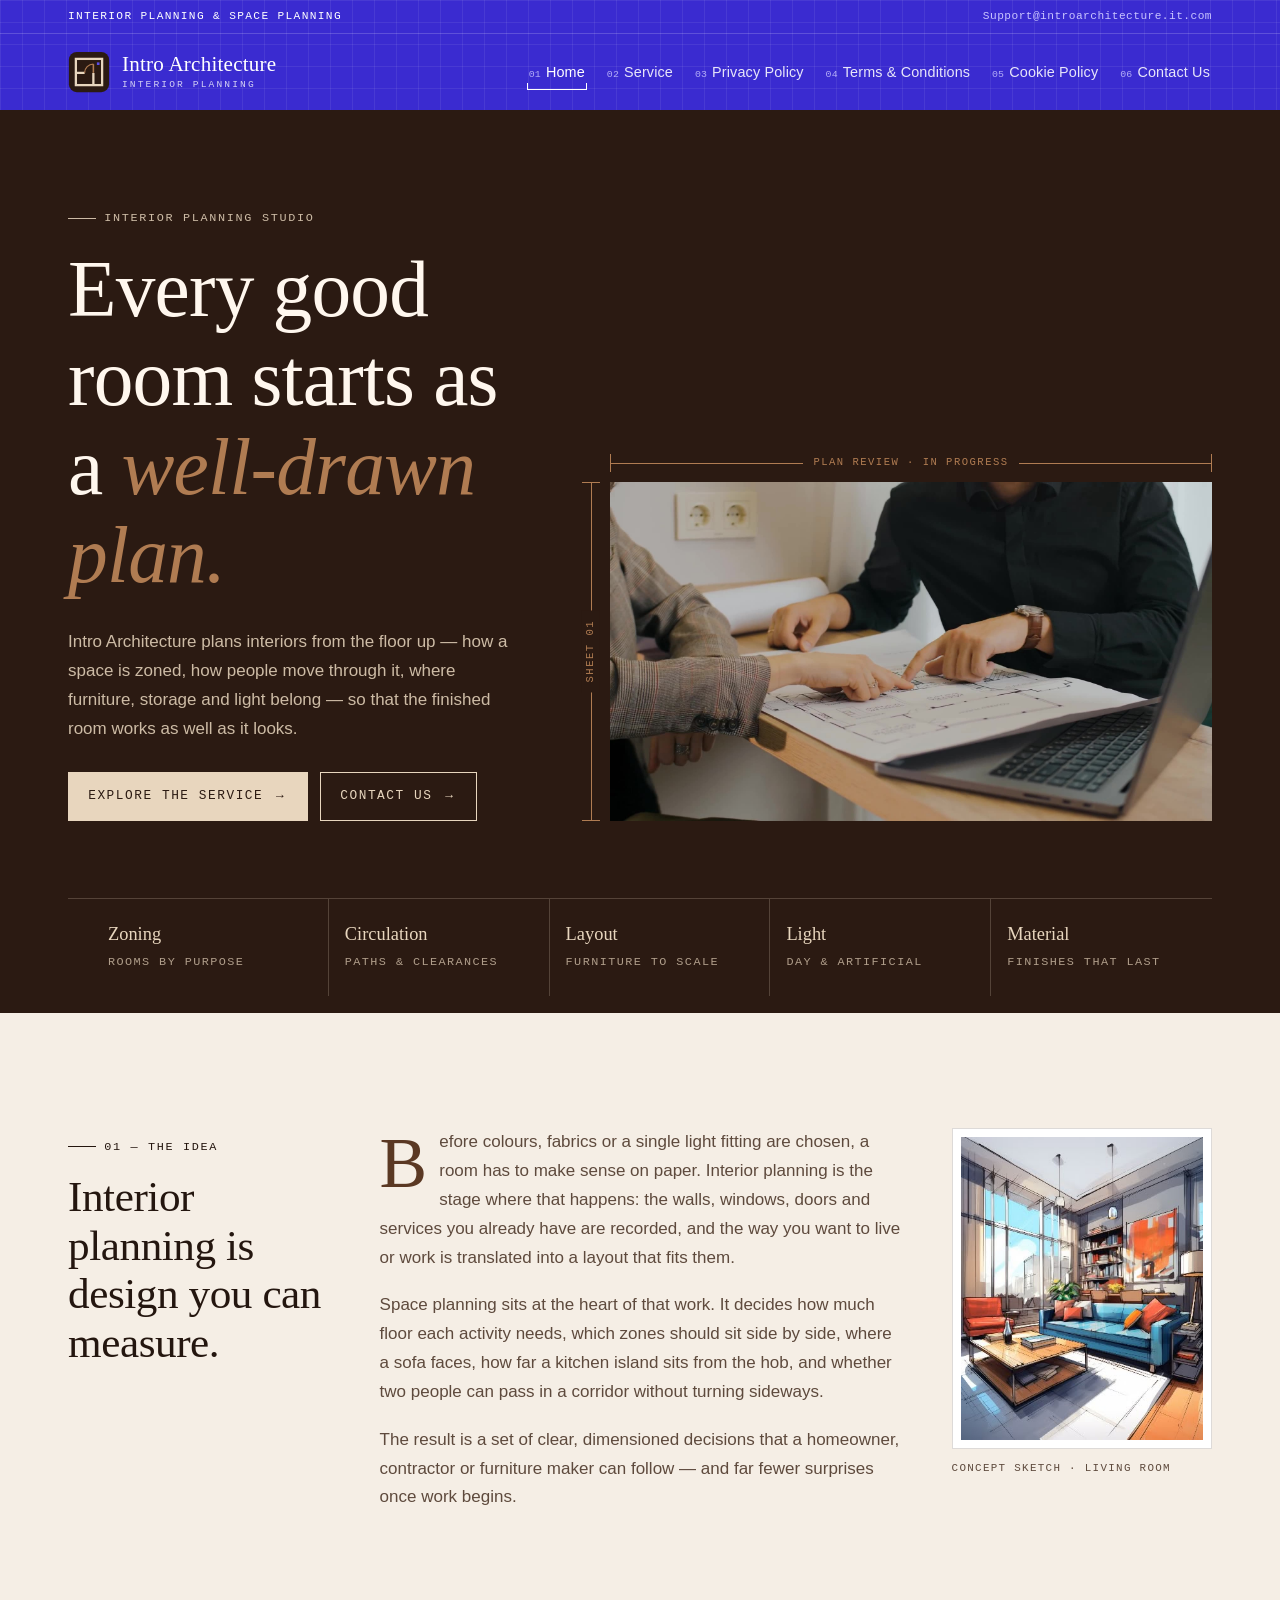
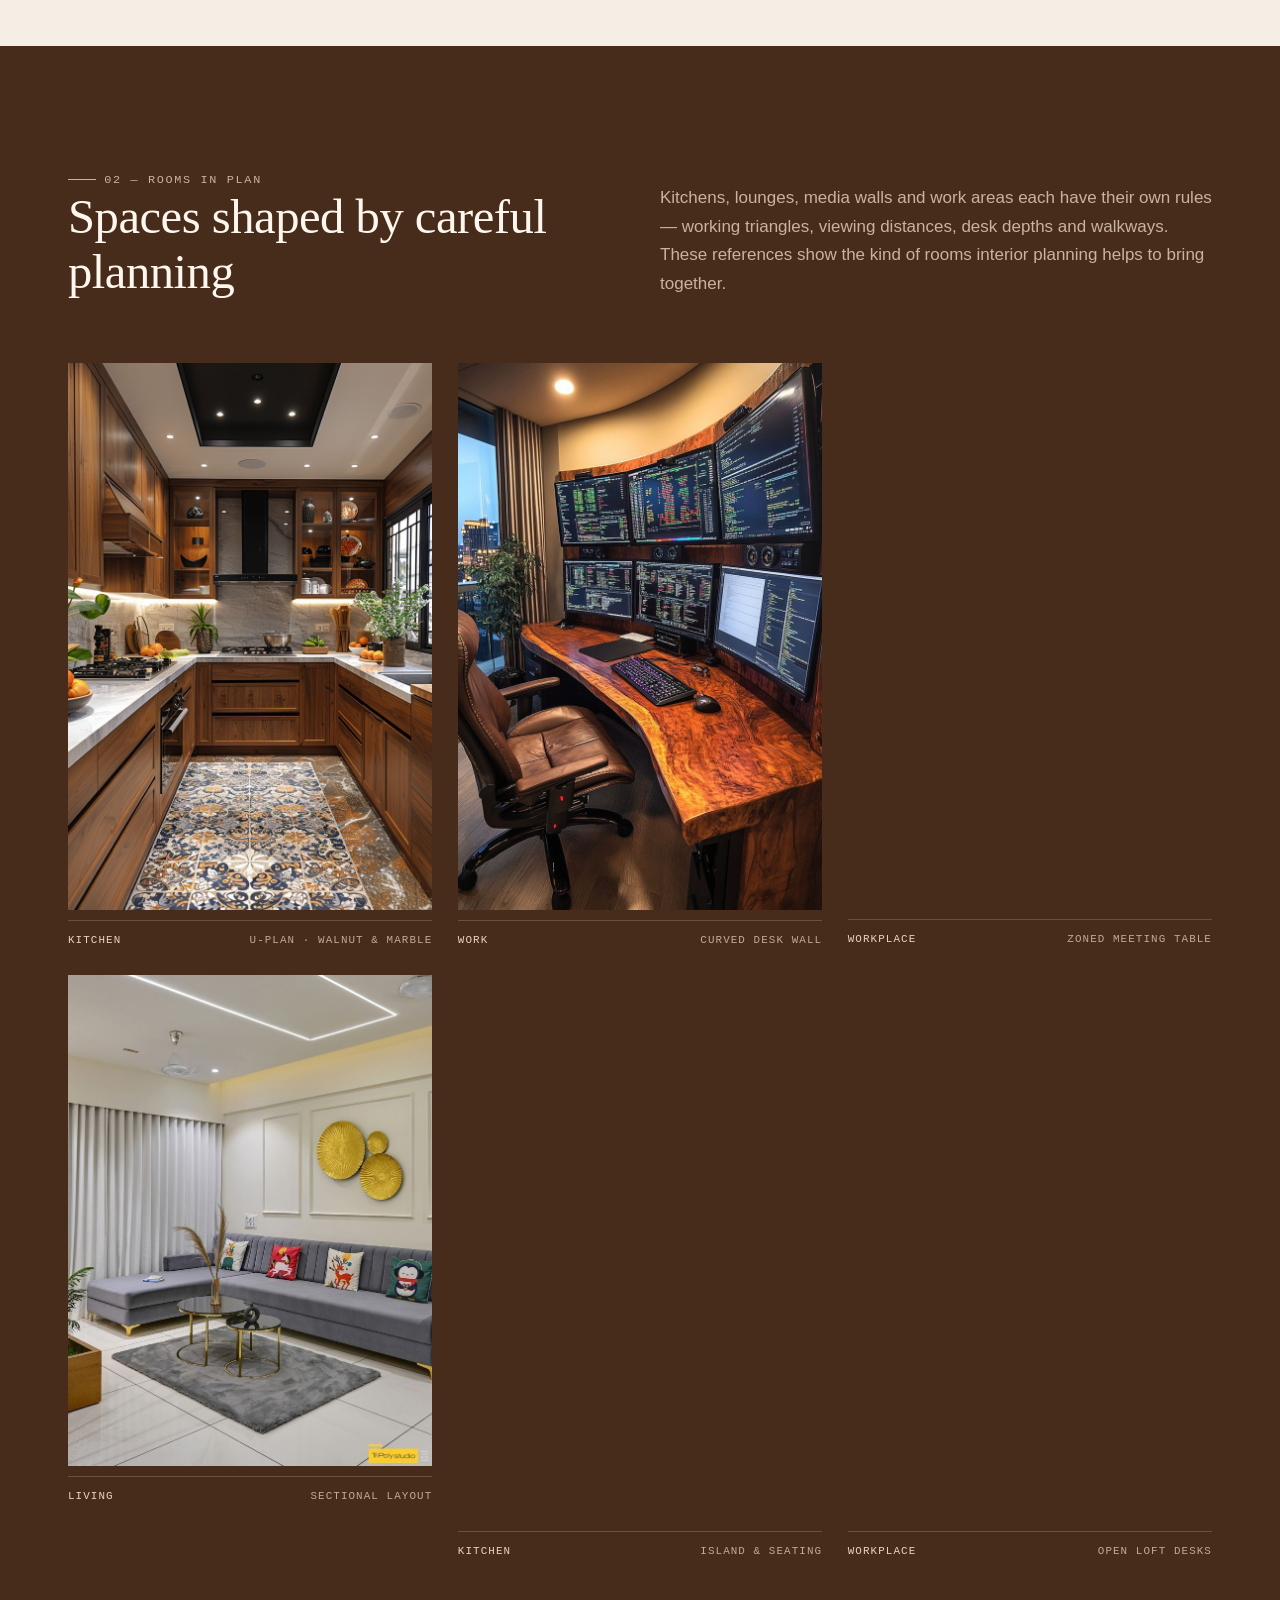
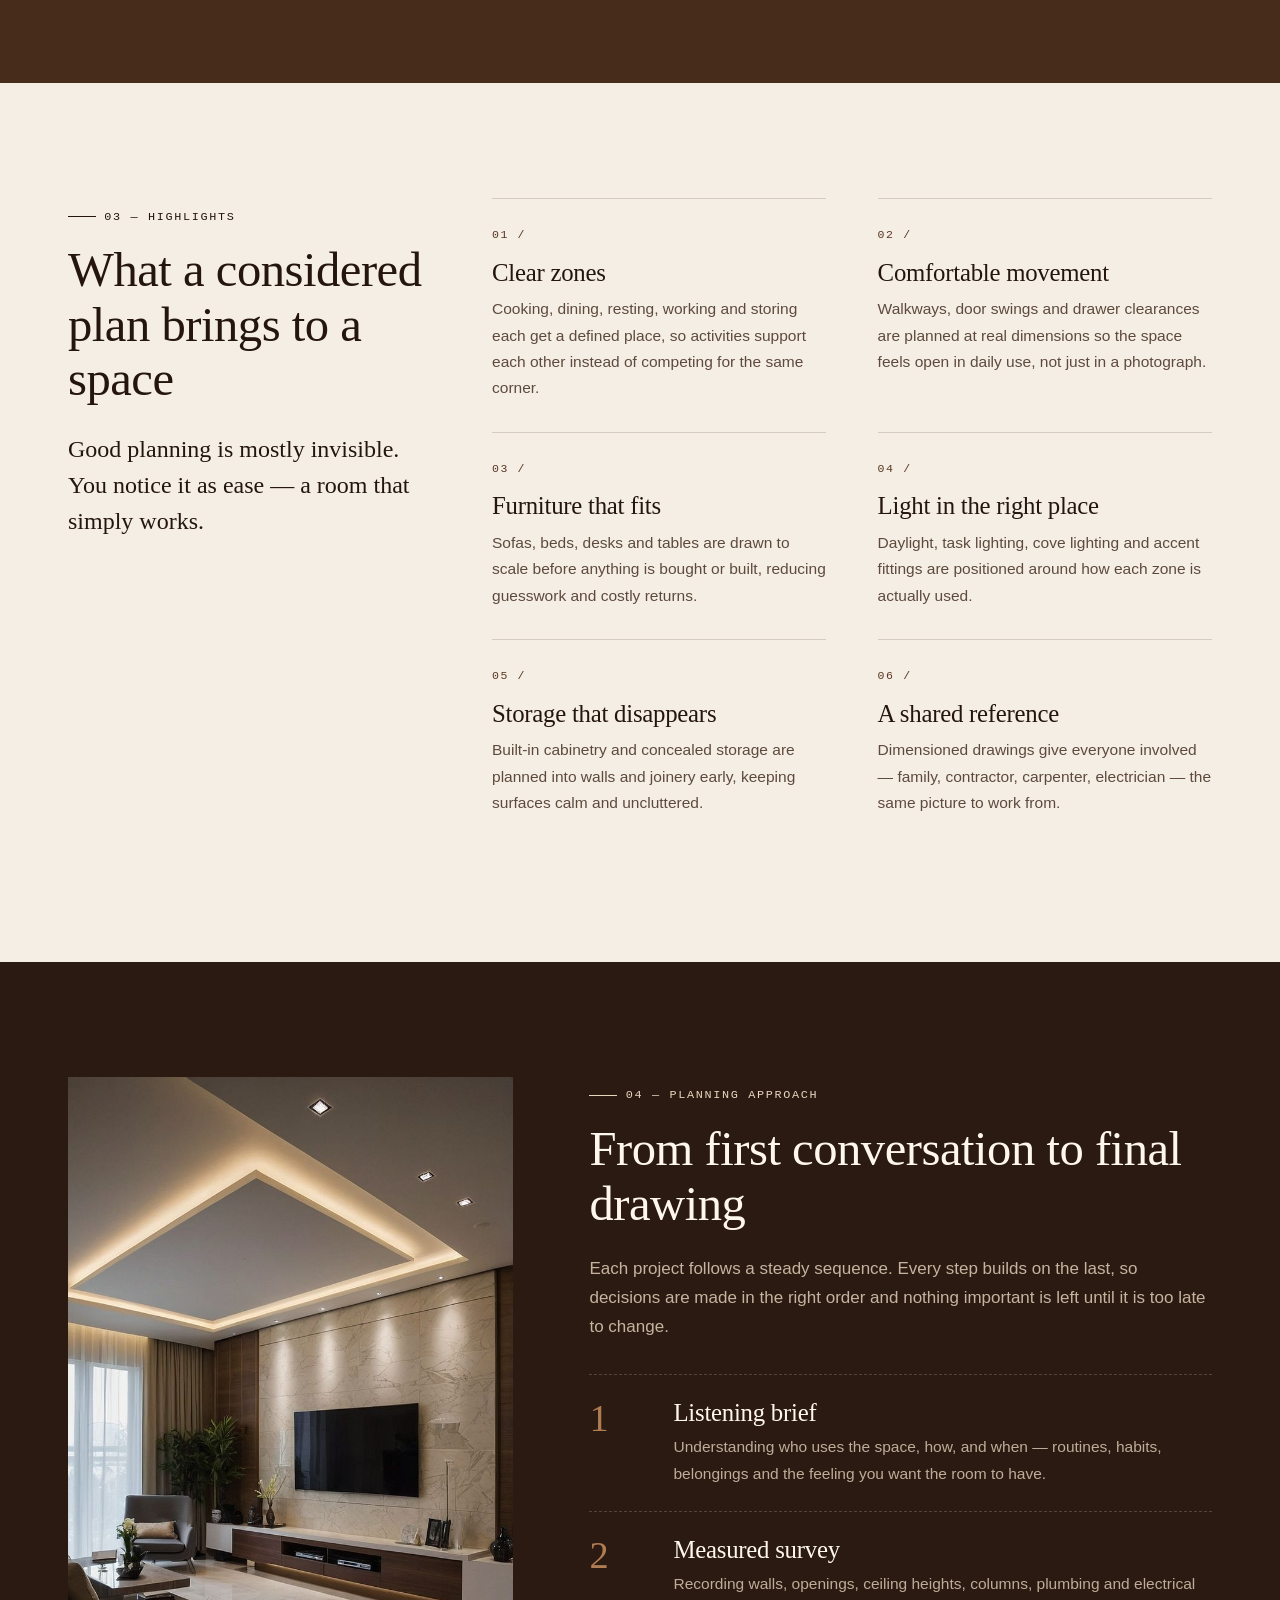
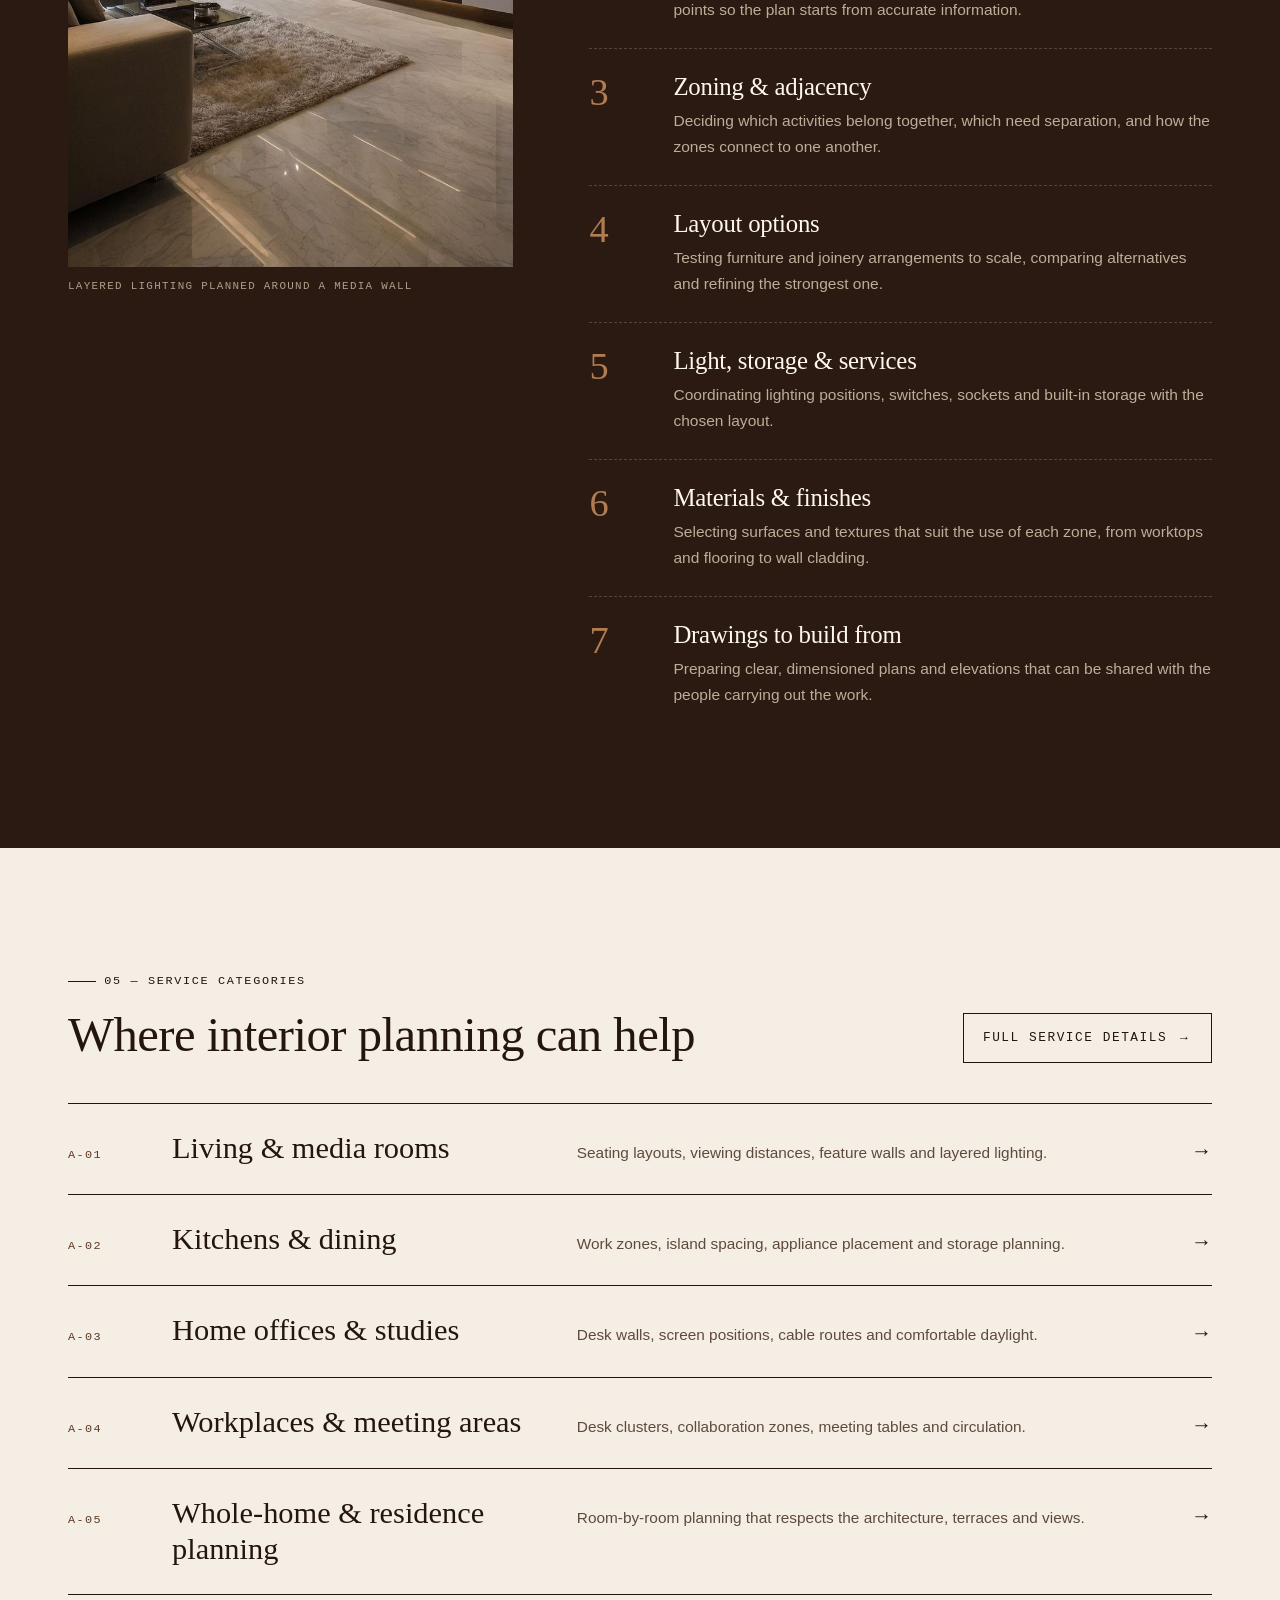
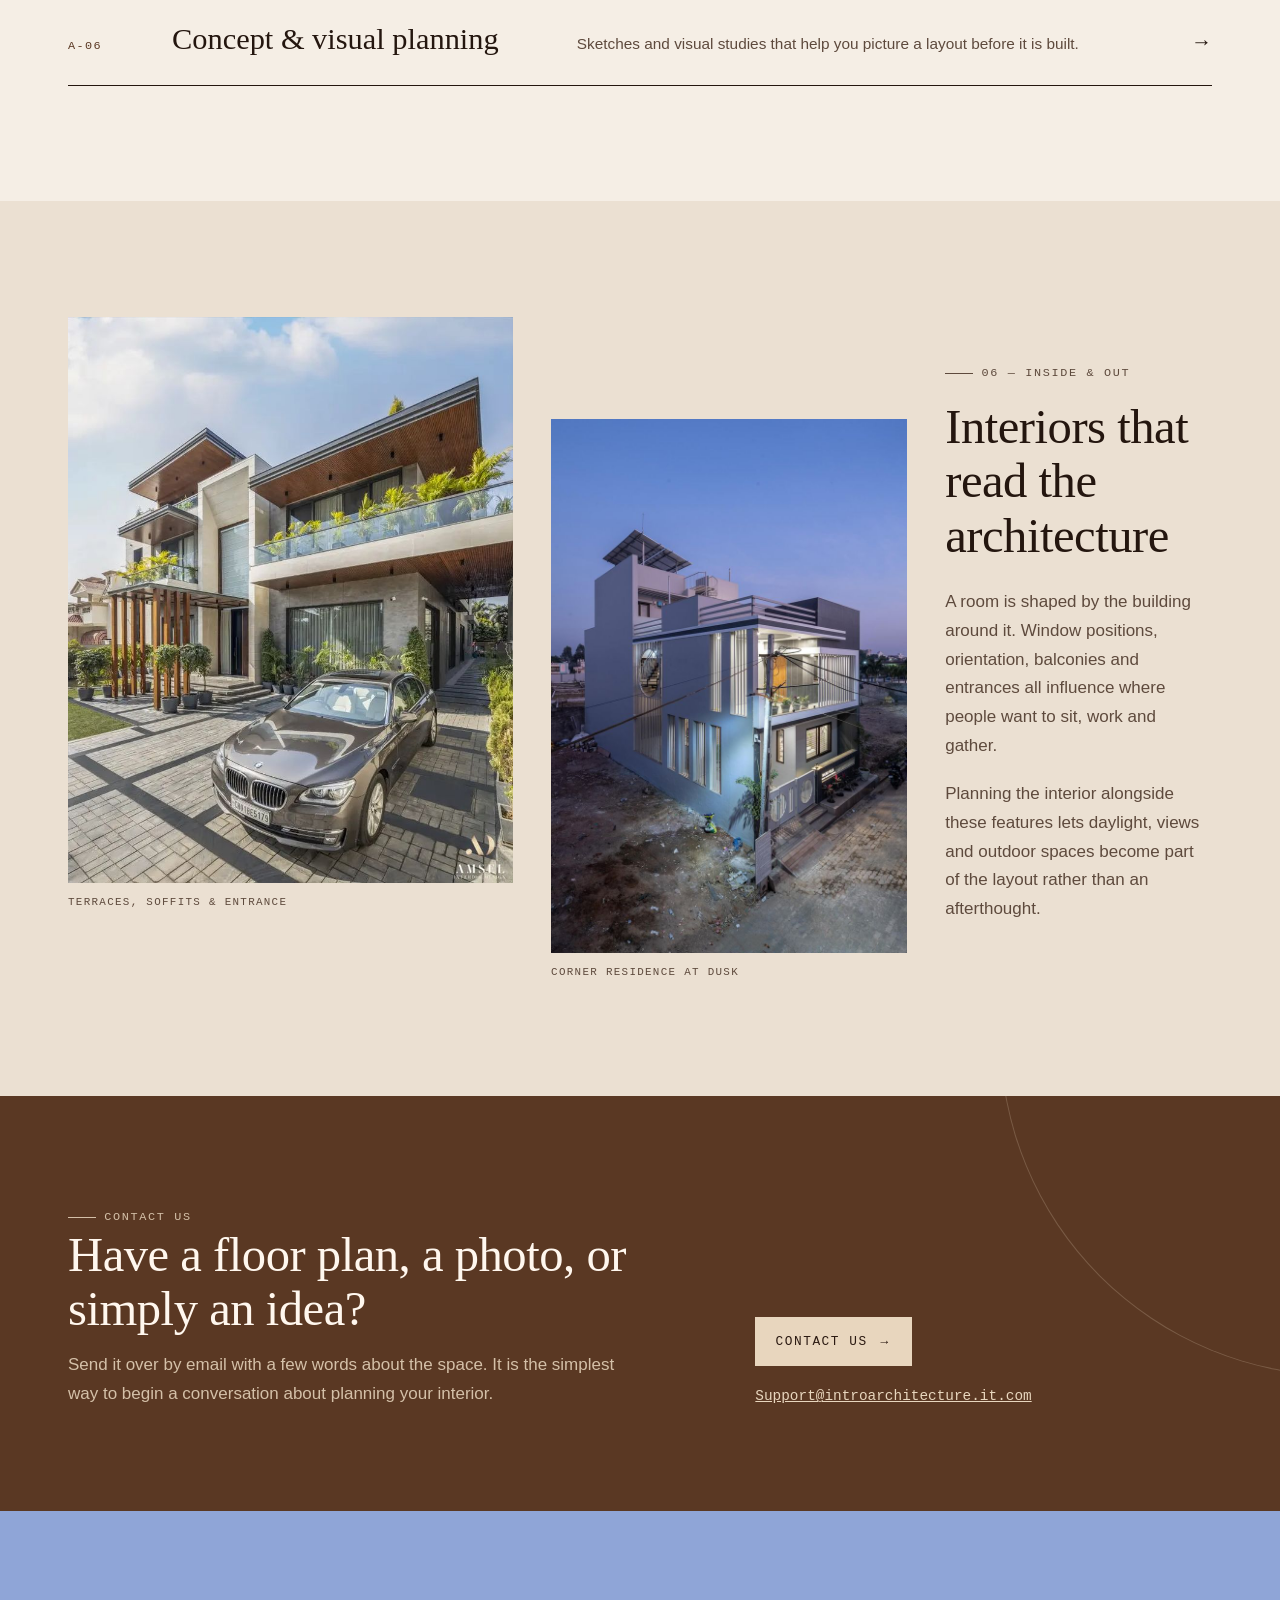
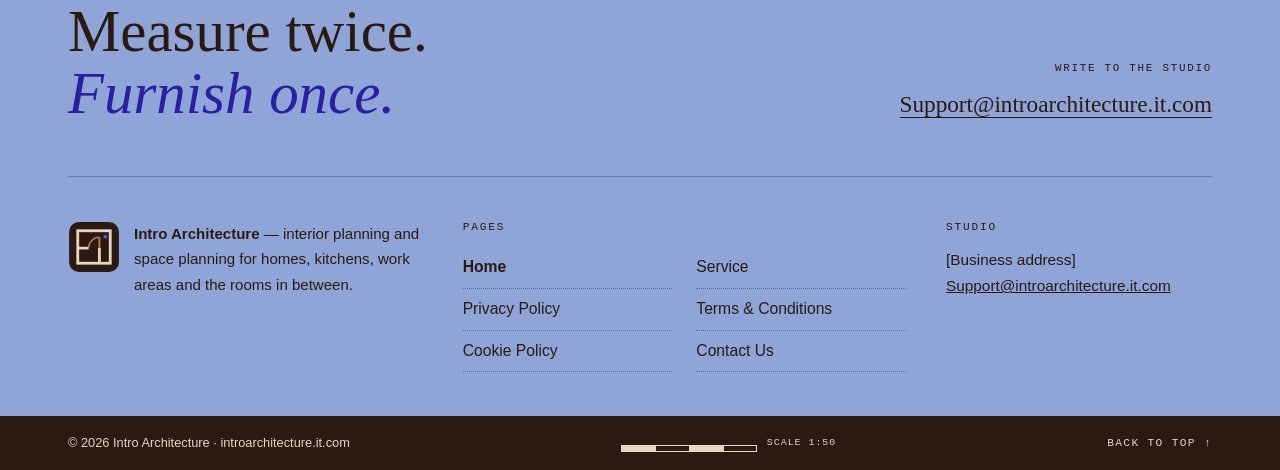
<file: index.html>
<!DOCTYPE html>
<html lang="en">
<head>
<meta charset="utf-8">
<meta name="viewport" content="width=device-width, initial-scale=1">
<title>Intro Architecture | Interior Planning &amp; Space Planning Studio</title>
<meta name="description" content="Intro Architecture plans interiors from the floor up: space planning, zoning, furniture layouts, lighting and material planning for homes, kitchens and workplaces.">
<meta name="robots" content="index,follow">
<link rel="canonical" href="https://introarchitecture.it.com/">
<meta property="og:type" content="website">
<meta property="og:site_name" content="Intro Architecture">
<meta property="og:title" content="Intro Architecture | Interior Planning &amp; Space Planning Studio">
<meta property="og:description" content="Intro Architecture plans interiors from the floor up: space planning, zoning, furniture layouts, lighting and material planning for homes, kitchens and workplaces.">
<meta property="og:url" content="https://introarchitecture.it.com/">
<meta property="og:image" content="https://introarchitecture.it.com/assets/images/introarch-walnut-u-kitchen.jpg">
<meta property="og:image:alt" content="Walnut U-shaped kitchen with marble worktops and patterned floor tiles">
<meta name="twitter:card" content="summary_large_image">
<meta name="theme-color" content="#3a2bd0">
<link rel="icon" href="favicon.ico" sizes="any">
<link rel="icon" type="image/png" sizes="32x32" href="favicon-32.png">
<link rel="apple-touch-icon" href="apple-touch-icon.png">
<link rel="manifest" href="site.webmanifest">
<link rel="stylesheet" href="assets/css/introarch-site.css">
</head>
<body>
<a class="ia-skip" href="#ia-main">Skip to content</a>
<header class="ia-head">
  <div class="ia-head__rail"><div class="ia-wrap"><span>Interior planning &amp; space planning</span><a href="mailto:Support@introarchitecture.it.com">Support@introarchitecture.it.com</a></div></div>
  <div class="ia-head__bar"><div class="ia-wrap">
    <a class="ia-brand" href="./" aria-label="Intro Architecture, home"><svg viewBox="0 0 48 48" role="img" aria-label="Intro Architecture logo">
  <rect x="1" y="1" width="46" height="46" rx="9" fill="#2b1a12"/>
  <rect x="9" y="9" width="30" height="30" fill="none" stroke="#e8d6be" stroke-width="2.6"/>
  <path d="M9 25H19M29 25V39" stroke="#e8d6be" stroke-width="2.6" fill="none"/>
  <path d="M29 25V15" stroke="#b07c52" stroke-width="1.8" fill="none"/>
  <path d="M19 25A10 10 0 0 1 29 15" stroke="#b07c52" stroke-width="1.4" fill="none"/>
  <rect x="33" y="13" width="3" height="3" fill="#5c4eeb"/>
</svg><span class="ia-brand__word"><b>Intro Architecture</b><small>Interior Planning</small></span></a>
    <button class="ia-burger" type="button" aria-expanded="false" aria-controls="ia-nav" aria-label="Open menu"><span></span><span></span><span></span></button>
    <nav class="ia-nav" id="ia-nav" aria-label="Main navigation">
      <ol><li><a href="./" aria-current="page">Home</a></li><li><a href="service/">Service</a></li><li><a href="privacy-policy/">Privacy Policy</a></li><li><a href="terms-conditions/">Terms &amp; Conditions</a></li><li><a href="cookie-policy/">Cookie Policy</a></li><li><a href="contact-us/">Contact Us</a></li></ol>
      <a class="ia-nav__mail" href="mailto:Support@introarchitecture.it.com">Support@introarchitecture.it.com</a>
    </nav>
  </div></div>
</header>
<main id="ia-main">

<section class="ia-hero" aria-labelledby="ia-hero-h">
  <div class="ia-wrap">
    <div class="ia-hero__grid">
      <div class="ia-hero__copy">
        <p class="ia-tag">Interior planning studio</p>
        <h1 id="ia-hero-h">Every good room starts as a <em>well-drawn plan.</em></h1>
        <p>Intro Architecture plans interiors from the floor up — how a space is zoned, how people move through it, where furniture, storage and light belong — so that the finished room works as well as it looks.</p>
        <div class="ia-hero__acts"><a class="ia-btn ia-btn--solid" href="service/">Explore the Service</a><a class="ia-btn ia-btn--line" href="contact-us/">Contact Us</a></div>
      </div>
      <div class="ia-dim">
        <div class="ia-dim__top" aria-hidden="true"><span>Plan review · in progress</span></div>
        <div class="ia-dim__side" aria-hidden="true"><span>Sheet 01</span></div>
        <div class="ia-frame"><video autoplay muted loop playsinline preload="metadata" width="1920" height="1080" poster="assets/images/introarch-floor-plan-review-poster.jpg" aria-label="Two people reviewing a printed interior floor plan beside a laptop"><source src="assets/video/introarch-floor-plan-review.mp4" type="video/mp4"></video></div>
      </div>
    </div>
    <ul class="ia-hero__terms" aria-label="What a plan covers">
      <li><b>Zoning</b>Rooms by purpose</li>
      <li><b>Circulation</b>Paths &amp; clearances</li>
      <li><b>Layout</b>Furniture to scale</li>
      <li><b>Light</b>Day &amp; artificial</li>
      <li><b>Material</b>Finishes that last</li>
    </ul>
  </div>
</section>

<section class="ia-prologue" aria-labelledby="ia-pro-h">
  <div class="ia-wrap ia-prologue__grid">
    <div class="ia-rise"><p class="ia-tag">01 — The idea</p><h2 id="ia-pro-h">Interior planning is design you can measure.</h2></div>
    <div class="ia-prologue__body ia-rise">
      <p>Before colours, fabrics or a single light fitting are chosen, a room has to make sense on paper. Interior planning is the stage where that happens: the walls, windows, doors and services you already have are recorded, and the way you want to live or work is translated into a layout that fits them.</p>
      <p>Space planning sits at the heart of that work. It decides how much floor each activity needs, which zones should sit side by side, where a sofa faces, how far a kitchen island sits from the hob, and whether two people can pass in a corridor without turning sideways.</p>
      <p>The result is a set of clear, dimensioned decisions that a homeowner, contractor or furniture maker can follow — and far fewer surprises once work begins.</p>
    </div>
    <aside class="ia-sketch ia-rise"><figure><img src="assets/images/introarch-living-room-concept-sketch.jpg" alt="Hand-drawn concept sketch of a bright living room with a blue sofa, bookshelves and tall windows" width="375" height="468" loading="lazy" decoding="async"><figcaption>Concept sketch · living room</figcaption></figure></aside>
  </div>
</section>

<section class="ia-plates" aria-labelledby="ia-plates-h">
  <div class="ia-wrap">
    <div class="ia-plates__head ia-rise">
      <div><p class="ia-tag">02 — Rooms in plan</p><h2 id="ia-plates-h">Spaces shaped by careful planning</h2></div>
      <p>Kitchens, lounges, media walls and work areas each have their own rules — working triangles, viewing distances, desk depths and walkways. These references show the kind of rooms interior planning helps to bring together.</p>
    </div>
    <div class="ia-masonry">
      <figure class="ia-rise"><img src="assets/images/introarch-walnut-u-kitchen.jpg" alt="U-shaped walnut kitchen with white marble worktops, glass-front display cabinets and a patterned tile floor runner" width="736" height="1104" loading="lazy" decoding="async"><figcaption><b>Kitchen</b><span>U-plan · walnut &amp; marble</span></figcaption></figure>
      <figure class="ia-rise"><img src="assets/images/introarch-grey-sectional-lounge.jpg" alt="Living room with a grey L-shaped sofa, gold nesting tables and wall panel mouldings with gold disc art" width="735" height="991" loading="lazy" decoding="async"><figcaption><b>Living</b><span>Sectional layout</span></figcaption></figure>
      <figure class="ia-rise"><img src="assets/images/introarch-live-edge-home-office.jpg" alt="Home office with a curved live-edge wooden desk, six monitors and a leather chair by a city-view window" width="736" height="1104" loading="lazy" decoding="async"><figcaption><b>Work</b><span>Curved desk wall</span></figcaption></figure>
      <figure class="ia-rise"><img src="assets/images/introarch-white-marble-kitchen.jpg" alt="White gloss kitchen with a waterfall marble island, four bar stools and glass pendant lights under a cove ceiling" width="736" height="1104" loading="lazy" decoding="async"><figcaption><b>Kitchen</b><span>Island &amp; seating</span></figcaption></figure>
      <figure class="ia-rise"><img src="assets/images/introarch-yellow-meeting-zone.jpg" alt="Open-plan office meeting table zoned by a yellow carpet inlay and a matching yellow ceiling panel" width="667" height="1000" loading="lazy" decoding="async"><figcaption><b>Workplace</b><span>Zoned meeting table</span></figcaption></figure>
      <figure class="ia-rise"><img src="assets/images/introarch-brick-loft-workspace.jpg" alt="Open loft office with exposed timber beams, brick walls, white desks and pendant lights" width="736" height="1104" loading="lazy" decoding="async"><figcaption><b>Workplace</b><span>Open loft desks</span></figcaption></figure>
    </div>
  </div>
</section>

<section class="ia-points" aria-labelledby="ia-pts-h">
  <div class="ia-wrap ia-points__grid">
    <div class="ia-points__intro ia-rise"><p class="ia-tag">03 — Highlights</p><h2 id="ia-pts-h">What a considered plan brings to a space</h2><p class="ia-lede">Good planning is mostly invisible. You notice it as ease — a room that simply works.</p></div>
    <ol>
      <li class="ia-rise"><h3>Clear zones</h3><p>Cooking, dining, resting, working and storing each get a defined place, so activities support each other instead of competing for the same corner.</p></li>
      <li class="ia-rise"><h3>Comfortable movement</h3><p>Walkways, door swings and drawer clearances are planned at real dimensions so the space feels open in daily use, not just in a photograph.</p></li>
      <li class="ia-rise"><h3>Furniture that fits</h3><p>Sofas, beds, desks and tables are drawn to scale before anything is bought or built, reducing guesswork and costly returns.</p></li>
      <li class="ia-rise"><h3>Light in the right place</h3><p>Daylight, task lighting, cove lighting and accent fittings are positioned around how each zone is actually used.</p></li>
      <li class="ia-rise"><h3>Storage that disappears</h3><p>Built-in cabinetry and concealed storage are planned into walls and joinery early, keeping surfaces calm and uncluttered.</p></li>
      <li class="ia-rise"><h3>A shared reference</h3><p>Dimensioned drawings give everyone involved — family, contractor, carpenter, electrician — the same picture to work from.</p></li>
    </ol>
  </div>
</section>

<section class="ia-approach" aria-labelledby="ia-app-h">
  <div class="ia-wrap ia-approach__grid">
    <figure class="ia-approach__media ia-rise" style="margin:0"><img src="assets/images/introarch-marble-media-wall.jpg" alt="Planned living room with marble feature wall, recessed lighting and a low walnut media console" width="736" height="1308" loading="lazy" decoding="async"><figcaption class="ia-cap" style="color:rgba(232,214,190,.7)">Layered lighting planned around a media wall</figcaption></figure>
    <div>
      <p class="ia-tag">04 — Planning approach</p>
      <h2 id="ia-app-h">From first conversation to final drawing</h2>
      <p style="color:rgba(232,214,190,.82)">Each project follows a steady sequence. Every step builds on the last, so decisions are made in the right order and nothing important is left until it is too late to change.</p>
      <ol class="ia-steps">
        <li class="ia-rise"><div><h3>Listening brief</h3><p>Understanding who uses the space, how, and when — routines, habits, belongings and the feeling you want the room to have.</p></div></li>
        <li class="ia-rise"><div><h3>Measured survey</h3><p>Recording walls, openings, ceiling heights, columns, plumbing and electrical points so the plan starts from accurate information.</p></div></li>
        <li class="ia-rise"><div><h3>Zoning &amp; adjacency</h3><p>Deciding which activities belong together, which need separation, and how the zones connect to one another.</p></div></li>
        <li class="ia-rise"><div><h3>Layout options</h3><p>Testing furniture and joinery arrangements to scale, comparing alternatives and refining the strongest one.</p></div></li>
        <li class="ia-rise"><div><h3>Light, storage &amp; services</h3><p>Coordinating lighting positions, switches, sockets and built-in storage with the chosen layout.</p></div></li>
        <li class="ia-rise"><div><h3>Materials &amp; finishes</h3><p>Selecting surfaces and textures that suit the use of each zone, from worktops and flooring to wall cladding.</p></div></li>
        <li class="ia-rise"><div><h3>Drawings to build from</h3><p>Preparing clear, dimensioned plans and elevations that can be shared with the people carrying out the work.</p></div></li>
      </ol>
    </div>
  </div>
</section>

<section class="ia-index" aria-labelledby="ia-idx-h">
  <div class="ia-wrap">
    <div class="ia-index__head ia-rise"><div><p class="ia-tag">05 — Service categories</p><h2 id="ia-idx-h">Where interior planning can help</h2></div><a class="ia-btn ia-btn--ink" href="service/">Full Service details</a></div>
    <ul class="ia-index__list">
      <li><a href="service/#living-spaces"><span class="ia-index__no">A-01</span><span class="ia-index__name">Living &amp; media rooms</span><span class="ia-index__desc">Seating layouts, viewing distances, feature walls and layered lighting.</span><span class="ia-index__arrow" aria-hidden="true">→</span></a></li>
      <li><a href="service/#kitchens"><span class="ia-index__no">A-02</span><span class="ia-index__name">Kitchens &amp; dining</span><span class="ia-index__desc">Work zones, island spacing, appliance placement and storage planning.</span><span class="ia-index__arrow" aria-hidden="true">→</span></a></li>
      <li><a href="service/#home-offices"><span class="ia-index__no">A-03</span><span class="ia-index__name">Home offices &amp; studies</span><span class="ia-index__desc">Desk walls, screen positions, cable routes and comfortable daylight.</span><span class="ia-index__arrow" aria-hidden="true">→</span></a></li>
      <li><a href="service/#workplaces"><span class="ia-index__no">A-04</span><span class="ia-index__name">Workplaces &amp; meeting areas</span><span class="ia-index__desc">Desk clusters, collaboration zones, meeting tables and circulation.</span><span class="ia-index__arrow" aria-hidden="true">→</span></a></li>
      <li><a href="service/#residences"><span class="ia-index__no">A-05</span><span class="ia-index__name">Whole-home &amp; residence planning</span><span class="ia-index__desc">Room-by-room planning that respects the architecture, terraces and views.</span><span class="ia-index__arrow" aria-hidden="true">→</span></a></li>
      <li><a href="service/#concepts"><span class="ia-index__no">A-06</span><span class="ia-index__name">Concept &amp; visual planning</span><span class="ia-index__desc">Sketches and visual studies that help you picture a layout before it is built.</span><span class="ia-index__arrow" aria-hidden="true">→</span></a></li>
    </ul>
  </div>
</section>

<section class="ia-duo" aria-labelledby="ia-duo-h">
  <div class="ia-wrap ia-duo__grid">
    <figure class="ia-rise"><img src="assets/images/introarch-villa-facade-terraces.jpg" alt="Contemporary multi-storey residence with timber soffits, planted glass-railed terraces and a pergola entrance" width="736" height="938" loading="lazy" decoding="async"><figcaption class="ia-cap">Terraces, soffits &amp; entrance</figcaption></figure>
    <figure class="ia-rise"><img src="assets/images/introarch-corner-residence-dusk.jpg" alt="Two-storey corner residence at dusk with vertical fins, a circular window and a lit balcony" width="736" height="1104" loading="lazy" decoding="async"><figcaption class="ia-cap">Corner residence at dusk</figcaption></figure>
    <div class="ia-duo__text ia-rise">
      <p class="ia-tag">06 — Inside &amp; out</p>
      <h2 id="ia-duo-h">Interiors that read the architecture</h2>
      <p>A room is shaped by the building around it. Window positions, orientation, balconies and entrances all influence where people want to sit, work and gather.</p>
      <p>Planning the interior alongside these features lets daylight, views and outdoor spaces become part of the layout rather than an afterthought.</p>
    </div>
  </div>
</section>
<section class="ia-call" aria-labelledby="ia-call-h">
  <div class="ia-wrap ia-call__grid ia-rise">
    <div><p class="ia-tag">Contact Us</p><h2 id="ia-call-h">Have a floor plan, a photo, or simply an idea?</h2><p>Send it over by email with a few words about the space. It is the simplest way to begin a conversation about planning your interior.</p></div>
    <div class="ia-call__side"><a class="ia-btn ia-btn--solid" href="contact-us/">Contact Us</a><a class="ia-call__mail" href="mailto:Support@introarchitecture.it.com">Support@introarchitecture.it.com</a></div>
  </div>
</section>

</main>
<footer class="ia-foot">
  <div class="ia-wrap">
    <div class="ia-foot__top">
      <p class="ia-foot__say">Measure twice.<br><em>Furnish once.</em></p>
      <div class="ia-foot__mail"><small>Write to the studio</small><a href="mailto:Support@introarchitecture.it.com">Support@introarchitecture.it.com</a></div>
    </div>
    <div class="ia-foot__mid">
      <div class="ia-foot__brand"><svg viewBox="0 0 48 48" role="img" aria-label="Intro Architecture logo">
  <rect x="1" y="1" width="46" height="46" rx="9" fill="#2b1a12"/>
  <rect x="9" y="9" width="30" height="30" fill="none" stroke="#e8d6be" stroke-width="2.6"/>
  <path d="M9 25H19M29 25V39" stroke="#e8d6be" stroke-width="2.6" fill="none"/>
  <path d="M29 25V15" stroke="#b07c52" stroke-width="1.8" fill="none"/>
  <path d="M19 25A10 10 0 0 1 29 15" stroke="#b07c52" stroke-width="1.4" fill="none"/>
  <rect x="33" y="13" width="3" height="3" fill="#5c4eeb"/>
</svg><p><strong>Intro Architecture</strong> — interior planning and space planning for homes, kitchens, work areas and the rooms in between.</p></div>
      <nav class="ia-foot__pages" aria-label="Footer navigation"><h2>Pages</h2><ul><li><a href="./" aria-current="page">Home</a></li><li><a href="service/">Service</a></li><li><a href="privacy-policy/">Privacy Policy</a></li><li><a href="terms-conditions/">Terms &amp; Conditions</a></li><li><a href="cookie-policy/">Cookie Policy</a></li><li><a href="contact-us/">Contact Us</a></li></ul></nav>
      <div><h2>Studio</h2><address>[Business address]<br><a href="mailto:Support@introarchitecture.it.com">Support@introarchitecture.it.com</a></address></div>
    </div>
  </div>
  <div class="ia-foot__base"><div class="ia-wrap">
    <span>&copy; <span data-year>2026</span> Intro Architecture · introarchitecture.it.com</span>
    <span class="ia-scale" aria-hidden="true"><i></i><i></i><i></i><i></i><span>Scale 1:50</span></span>
    <a class="ia-totop" href="#ia-main">Back to top ↑</a>
  </div></div>
</footer>
<script src="assets/js/introarch-site.js" defer></script>
</body>
</html>
</file>
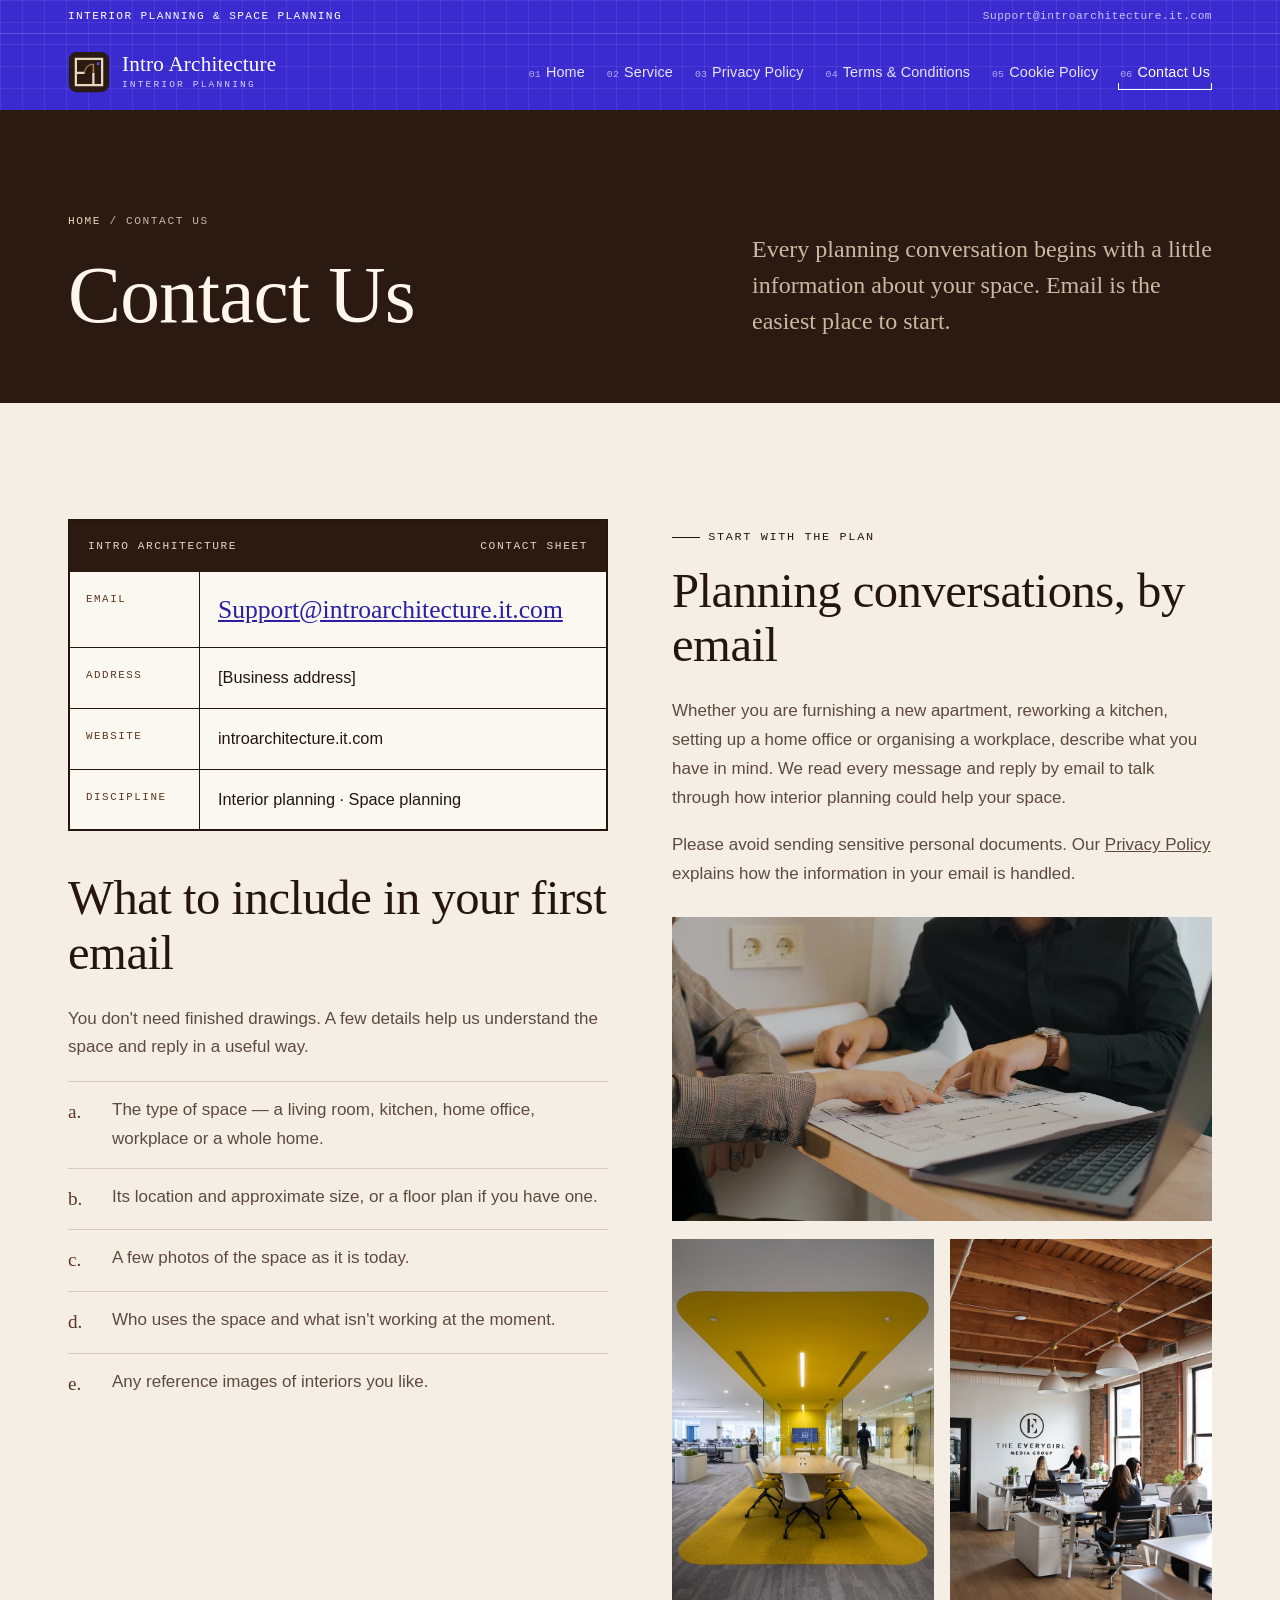
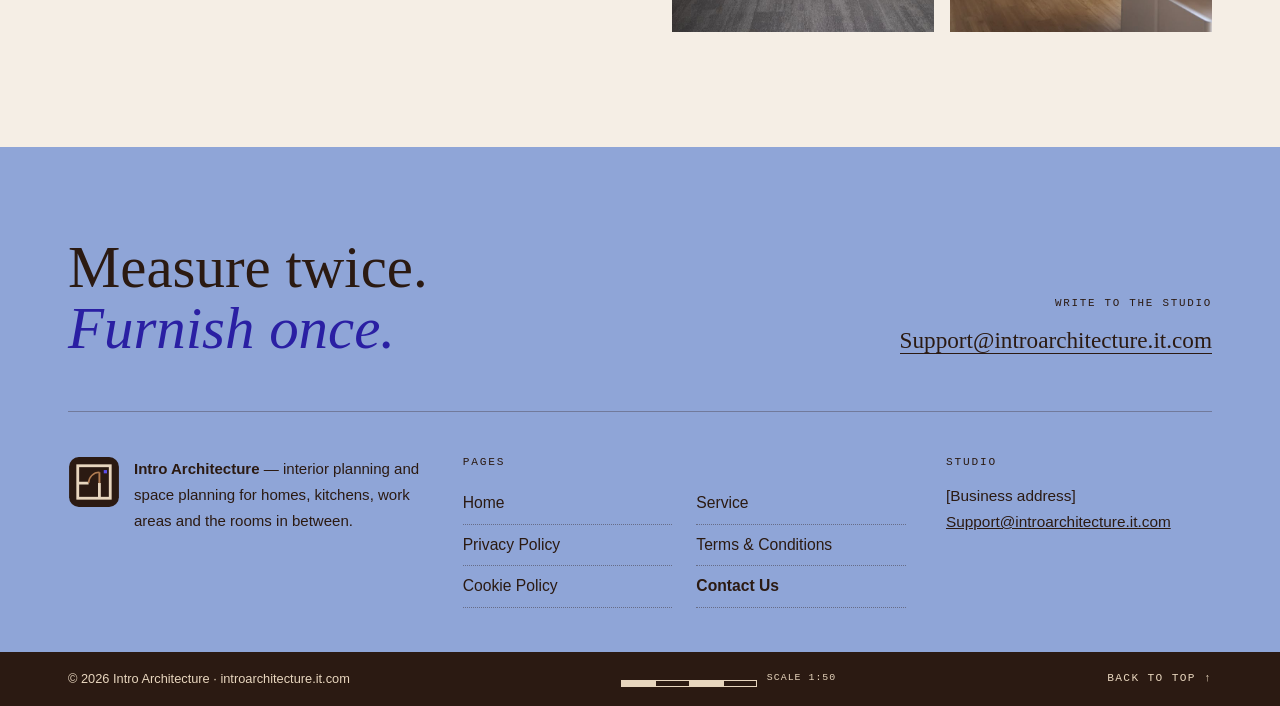
<file: contact-us/index.html>
<!DOCTYPE html>
<html lang="en">
<head>
<meta charset="utf-8">
<meta name="viewport" content="width=device-width, initial-scale=1">
<title>Contact Us | Intro Architecture Interior Planning</title>
<meta name="description" content="Contact Intro Architecture about interior planning and space planning. Email Support@introarchitecture.it.com with your floor plan, photos and a few words about your space.">
<meta name="robots" content="index,follow">
<link rel="canonical" href="https://introarchitecture.it.com/contact-us/">
<meta property="og:type" content="website">
<meta property="og:site_name" content="Intro Architecture">
<meta property="og:title" content="Contact Us | Intro Architecture Interior Planning">
<meta property="og:description" content="Contact Intro Architecture about interior planning and space planning. Email Support@introarchitecture.it.com with your floor plan, photos and a few words about your space.">
<meta property="og:url" content="https://introarchitecture.it.com/contact-us/">
<meta property="og:image" content="https://introarchitecture.it.com/assets/images/introarch-walnut-u-kitchen.jpg">
<meta property="og:image:alt" content="Walnut U-shaped kitchen with marble worktops and patterned floor tiles">
<meta name="twitter:card" content="summary_large_image">
<meta name="theme-color" content="#3a2bd0">
<link rel="icon" href="../favicon.ico" sizes="any">
<link rel="icon" type="image/png" sizes="32x32" href="../favicon-32.png">
<link rel="apple-touch-icon" href="../apple-touch-icon.png">
<link rel="manifest" href="../site.webmanifest">
<link rel="stylesheet" href="../assets/css/introarch-site.css">
</head>
<body>
<a class="ia-skip" href="#ia-main">Skip to content</a>
<header class="ia-head">
  <div class="ia-head__rail"><div class="ia-wrap"><span>Interior planning &amp; space planning</span><a href="mailto:Support@introarchitecture.it.com">Support@introarchitecture.it.com</a></div></div>
  <div class="ia-head__bar"><div class="ia-wrap">
    <a class="ia-brand" href="../" aria-label="Intro Architecture, home"><svg viewBox="0 0 48 48" role="img" aria-label="Intro Architecture logo">
  <rect x="1" y="1" width="46" height="46" rx="9" fill="#2b1a12"/>
  <rect x="9" y="9" width="30" height="30" fill="none" stroke="#e8d6be" stroke-width="2.6"/>
  <path d="M9 25H19M29 25V39" stroke="#e8d6be" stroke-width="2.6" fill="none"/>
  <path d="M29 25V15" stroke="#b07c52" stroke-width="1.8" fill="none"/>
  <path d="M19 25A10 10 0 0 1 29 15" stroke="#b07c52" stroke-width="1.4" fill="none"/>
  <rect x="33" y="13" width="3" height="3" fill="#5c4eeb"/>
</svg><span class="ia-brand__word"><b>Intro Architecture</b><small>Interior Planning</small></span></a>
    <button class="ia-burger" type="button" aria-expanded="false" aria-controls="ia-nav" aria-label="Open menu"><span></span><span></span><span></span></button>
    <nav class="ia-nav" id="ia-nav" aria-label="Main navigation">
      <ol><li><a href="../">Home</a></li><li><a href="../service/">Service</a></li><li><a href="../privacy-policy/">Privacy Policy</a></li><li><a href="../terms-conditions/">Terms &amp; Conditions</a></li><li><a href="../cookie-policy/">Cookie Policy</a></li><li><a href="../contact-us/" aria-current="page">Contact Us</a></li></ol>
      <a class="ia-nav__mail" href="mailto:Support@introarchitecture.it.com">Support@introarchitecture.it.com</a>
    </nav>
  </div></div>
</header>
<main id="ia-main">

<section class="ia-title" aria-labelledby="ia-t-h">
  <div class="ia-wrap">
    <p class="ia-crumbs"><a href="../">Home</a> / Contact Us</p>
    <div class="ia-title__grid"><h1 id="ia-t-h">Contact Us</h1><p class="ia-lede">Every planning conversation begins with a little information about your space. Email is the easiest place to start.</p></div>
  </div>
</section>
<section class="ia-contact" aria-label="Contact details">
  <div class="ia-wrap ia-contact__grid">
    <div class="ia-rise">
      <div class="ia-titleblock">
        <div class="ia-titleblock__head"><span>Intro Architecture</span><span>Contact sheet</span></div>
        <div class="ia-titleblock__row ia-titleblock__row--big"><span>Email</span><div><a href="mailto:Support@introarchitecture.it.com">Support@introarchitecture.it.com</a></div></div>
        <div class="ia-titleblock__row"><span>Address</span><div><address style="font-style:normal">[Business address]</address></div></div>
        <div class="ia-titleblock__row"><span>Website</span><div>introarchitecture.it.com</div></div>
        <div class="ia-titleblock__row"><span>Discipline</span><div>Interior planning · Space planning</div></div>
      </div>
      <div class="ia-contact__notes">
        <h2>What to include in your first email</h2>
        <p style="color:var(--ink-soft)">You don't need finished drawings. A few details help us understand the space and reply in a useful way.</p>
        <ol>
          <li><span>The type of space — a living room, kitchen, home office, workplace or a whole home.</span></li>
          <li><span>Its location and approximate size, or a floor plan if you have one.</span></li>
          <li><span>A few photos of the space as it is today.</span></li>
          <li><span>Who uses the space and what isn't working at the moment.</span></li>
          <li><span>Any reference images of interiors you like.</span></li>
        </ol>
      </div>
    </div>
    <div class="ia-contact__visual ia-rise">
      <p class="ia-tag">Start with the plan</p>
      <h2>Planning conversations, by email</h2>
      <p style="color:var(--ink-soft)">Whether you are furnishing a new apartment, reworking a kitchen, setting up a home office or organising a workplace, describe what you have in mind. We read every message and reply by email to talk through how interior planning could help your space.</p>
      <p style="color:var(--ink-soft)">Please avoid sending sensitive personal documents. Our <a href="../privacy-policy/">Privacy Policy</a> explains how the information in your email is handled.</p>
      <div class="ia-frame" style="margin-top:28px"><video autoplay muted loop playsinline preload="metadata" width="1920" height="1080" poster="../assets/images/introarch-floor-plan-review-poster.jpg" aria-label="Floor plan being discussed at a desk next to a laptop"><source src="../assets/video/introarch-floor-plan-review.mp4" type="video/mp4"></video></div>
      <div class="ia-contact__pair">
        <figure><img src="../assets/images/introarch-yellow-meeting-zone.jpg" alt="Meeting area in an open office defined by a yellow carpet and yellow ceiling panel" width="667" height="1000" loading="lazy" decoding="async"></figure>
        <figure><img src="../assets/images/introarch-brick-loft-workspace.jpg" alt="Bright loft office with white desks, brick walls and large windows" width="736" height="1104" loading="lazy" decoding="async"></figure>
      </div>
    </div>
  </div>
</section>

</main>
<footer class="ia-foot">
  <div class="ia-wrap">
    <div class="ia-foot__top">
      <p class="ia-foot__say">Measure twice.<br><em>Furnish once.</em></p>
      <div class="ia-foot__mail"><small>Write to the studio</small><a href="mailto:Support@introarchitecture.it.com">Support@introarchitecture.it.com</a></div>
    </div>
    <div class="ia-foot__mid">
      <div class="ia-foot__brand"><svg viewBox="0 0 48 48" role="img" aria-label="Intro Architecture logo">
  <rect x="1" y="1" width="46" height="46" rx="9" fill="#2b1a12"/>
  <rect x="9" y="9" width="30" height="30" fill="none" stroke="#e8d6be" stroke-width="2.6"/>
  <path d="M9 25H19M29 25V39" stroke="#e8d6be" stroke-width="2.6" fill="none"/>
  <path d="M29 25V15" stroke="#b07c52" stroke-width="1.8" fill="none"/>
  <path d="M19 25A10 10 0 0 1 29 15" stroke="#b07c52" stroke-width="1.4" fill="none"/>
  <rect x="33" y="13" width="3" height="3" fill="#5c4eeb"/>
</svg><p><strong>Intro Architecture</strong> — interior planning and space planning for homes, kitchens, work areas and the rooms in between.</p></div>
      <nav class="ia-foot__pages" aria-label="Footer navigation"><h2>Pages</h2><ul><li><a href="../">Home</a></li><li><a href="../service/">Service</a></li><li><a href="../privacy-policy/">Privacy Policy</a></li><li><a href="../terms-conditions/">Terms &amp; Conditions</a></li><li><a href="../cookie-policy/">Cookie Policy</a></li><li><a href="../contact-us/" aria-current="page">Contact Us</a></li></ul></nav>
      <div><h2>Studio</h2><address>[Business address]<br><a href="mailto:Support@introarchitecture.it.com">Support@introarchitecture.it.com</a></address></div>
    </div>
  </div>
  <div class="ia-foot__base"><div class="ia-wrap">
    <span>&copy; <span data-year>2026</span> Intro Architecture · introarchitecture.it.com</span>
    <span class="ia-scale" aria-hidden="true"><i></i><i></i><i></i><i></i><span>Scale 1:50</span></span>
    <a class="ia-totop" href="#ia-main">Back to top ↑</a>
  </div></div>
</footer>
<script src="../assets/js/introarch-site.js" defer></script>
</body>
</html>
</file>
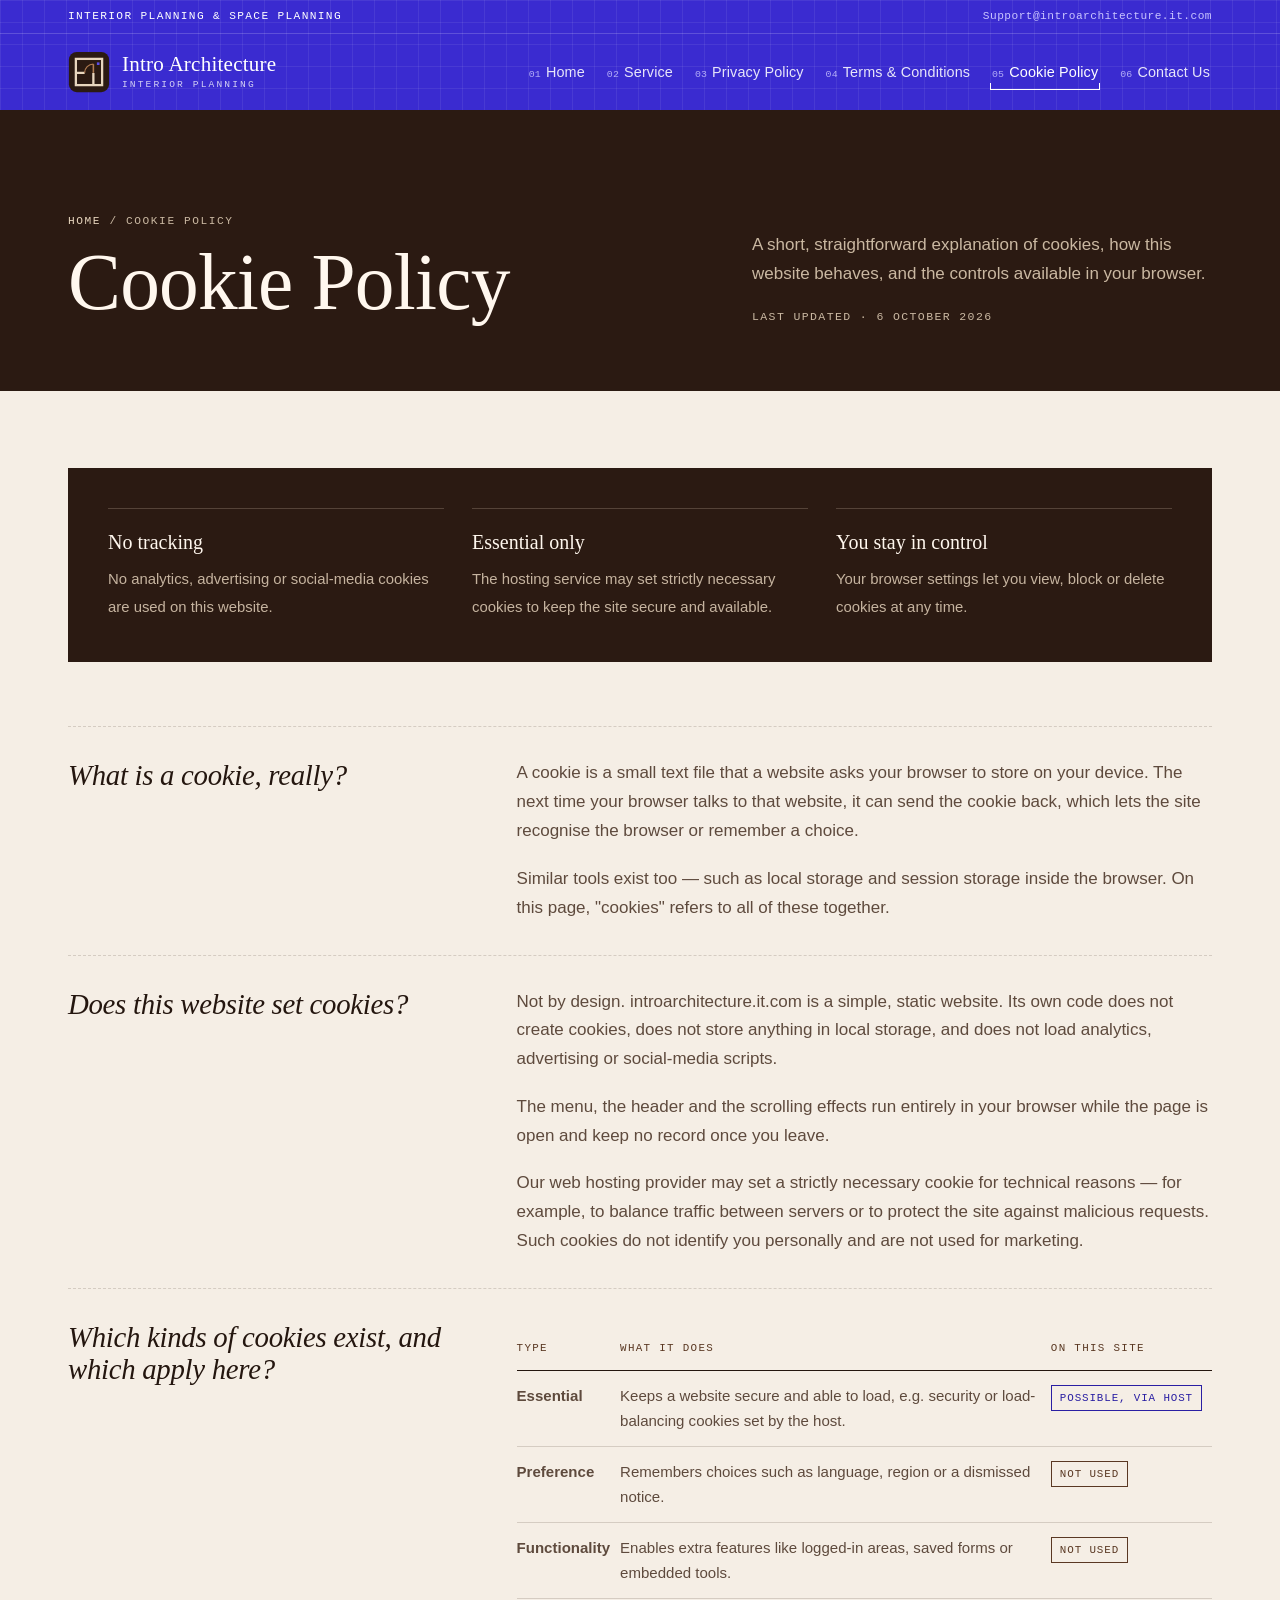
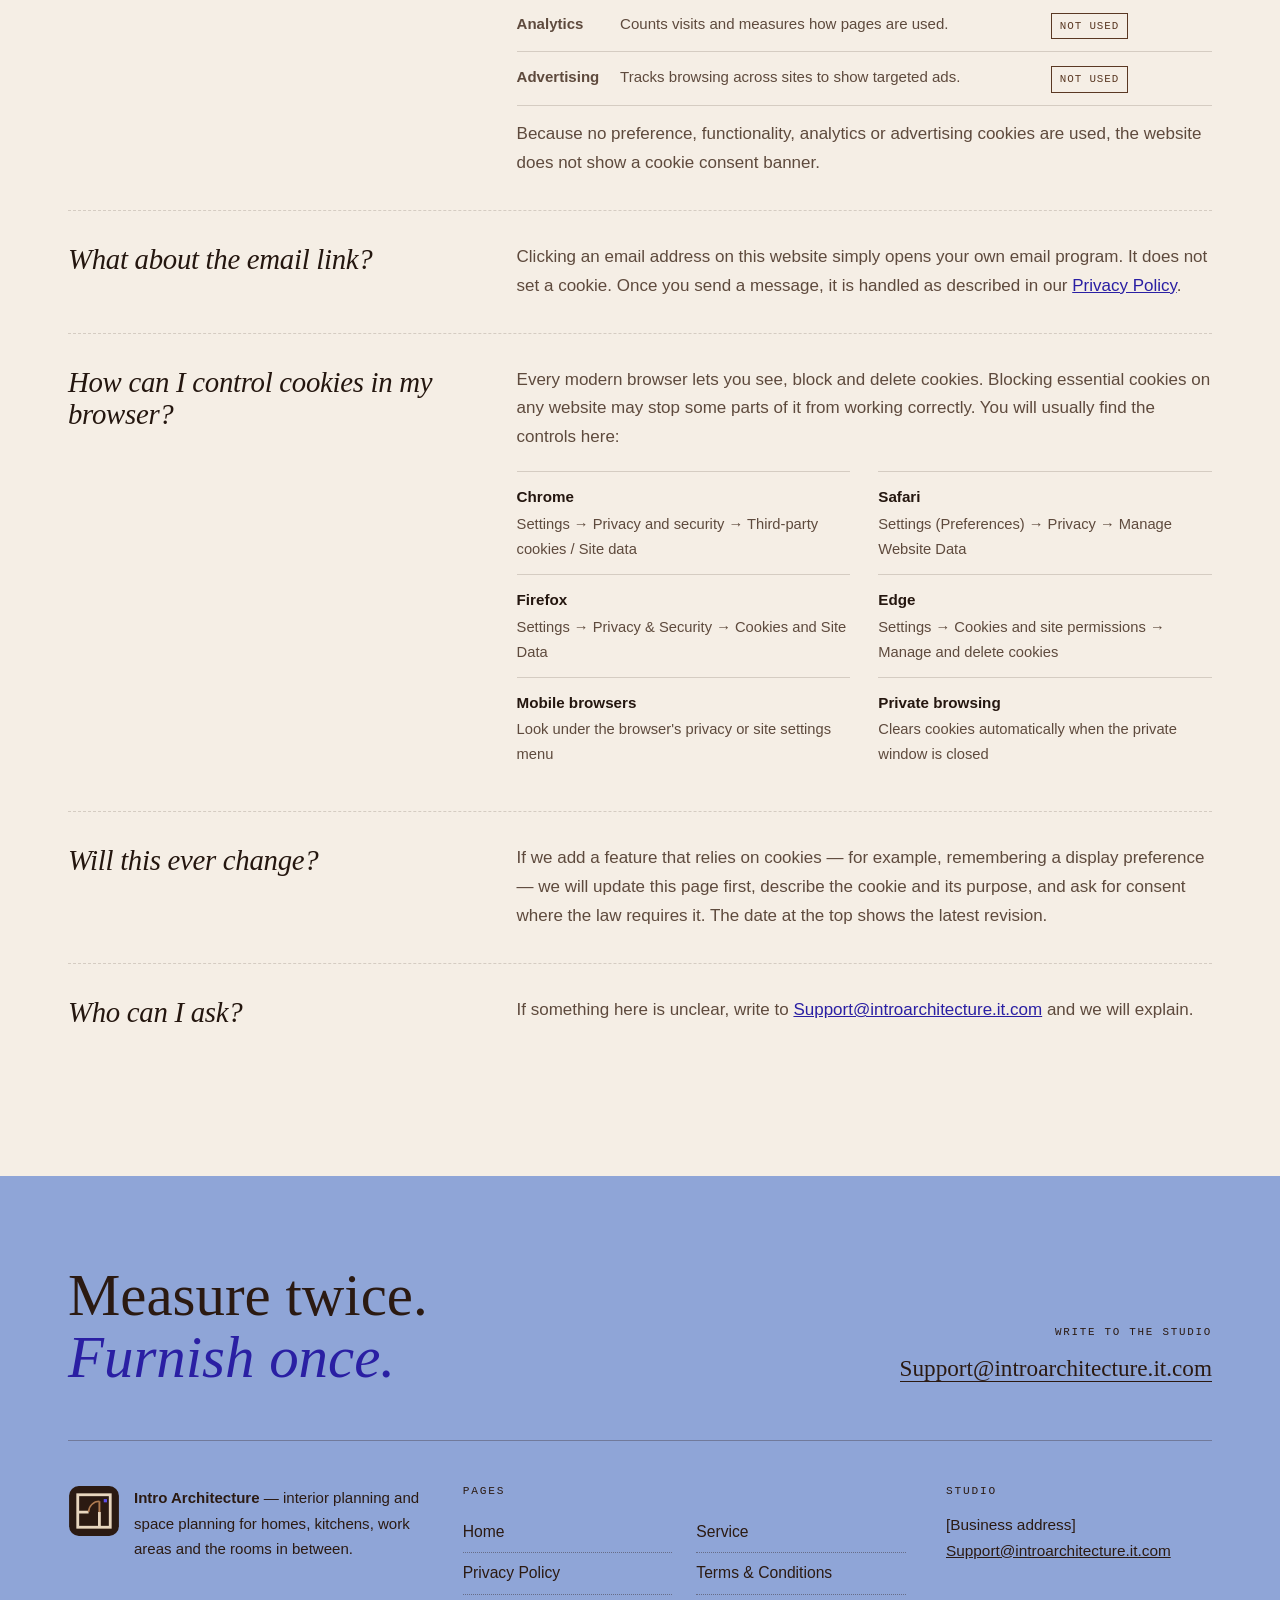
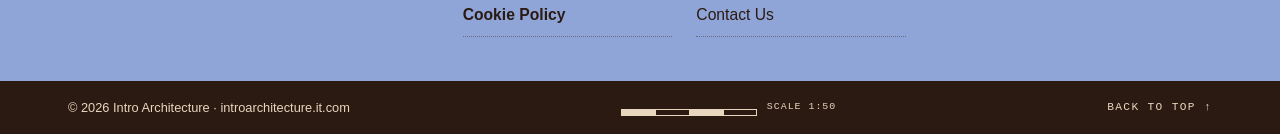
<file: cookie-policy/index.html>
<!DOCTYPE html>
<html lang="en">
<head>
<meta charset="utf-8">
<meta name="viewport" content="width=device-width, initial-scale=1">
<title>Cookie Policy | Intro Architecture</title>
<meta name="description" content="Find out how introarchitecture.it.com uses cookies: no analytics or advertising cookies, possible essential hosting cookies, and how to manage cookies in your browser.">
<meta name="robots" content="index,follow">
<link rel="canonical" href="https://introarchitecture.it.com/cookie-policy/">
<meta property="og:type" content="website">
<meta property="og:site_name" content="Intro Architecture">
<meta property="og:title" content="Cookie Policy | Intro Architecture">
<meta property="og:description" content="Find out how introarchitecture.it.com uses cookies: no analytics or advertising cookies, possible essential hosting cookies, and how to manage cookies in your browser.">
<meta property="og:url" content="https://introarchitecture.it.com/cookie-policy/">
<meta property="og:image" content="https://introarchitecture.it.com/assets/images/introarch-walnut-u-kitchen.jpg">
<meta property="og:image:alt" content="Walnut U-shaped kitchen with marble worktops and patterned floor tiles">
<meta name="twitter:card" content="summary_large_image">
<meta name="theme-color" content="#3a2bd0">
<link rel="icon" href="../favicon.ico" sizes="any">
<link rel="icon" type="image/png" sizes="32x32" href="../favicon-32.png">
<link rel="apple-touch-icon" href="../apple-touch-icon.png">
<link rel="manifest" href="../site.webmanifest">
<link rel="stylesheet" href="../assets/css/introarch-site.css">
</head>
<body>
<a class="ia-skip" href="#ia-main">Skip to content</a>
<header class="ia-head">
  <div class="ia-head__rail"><div class="ia-wrap"><span>Interior planning &amp; space planning</span><a href="mailto:Support@introarchitecture.it.com">Support@introarchitecture.it.com</a></div></div>
  <div class="ia-head__bar"><div class="ia-wrap">
    <a class="ia-brand" href="../" aria-label="Intro Architecture, home"><svg viewBox="0 0 48 48" role="img" aria-label="Intro Architecture logo">
  <rect x="1" y="1" width="46" height="46" rx="9" fill="#2b1a12"/>
  <rect x="9" y="9" width="30" height="30" fill="none" stroke="#e8d6be" stroke-width="2.6"/>
  <path d="M9 25H19M29 25V39" stroke="#e8d6be" stroke-width="2.6" fill="none"/>
  <path d="M29 25V15" stroke="#b07c52" stroke-width="1.8" fill="none"/>
  <path d="M19 25A10 10 0 0 1 29 15" stroke="#b07c52" stroke-width="1.4" fill="none"/>
  <rect x="33" y="13" width="3" height="3" fill="#5c4eeb"/>
</svg><span class="ia-brand__word"><b>Intro Architecture</b><small>Interior Planning</small></span></a>
    <button class="ia-burger" type="button" aria-expanded="false" aria-controls="ia-nav" aria-label="Open menu"><span></span><span></span><span></span></button>
    <nav class="ia-nav" id="ia-nav" aria-label="Main navigation">
      <ol><li><a href="../">Home</a></li><li><a href="../service/">Service</a></li><li><a href="../privacy-policy/">Privacy Policy</a></li><li><a href="../terms-conditions/">Terms &amp; Conditions</a></li><li><a href="../cookie-policy/" aria-current="page">Cookie Policy</a></li><li><a href="../contact-us/">Contact Us</a></li></ol>
      <a class="ia-nav__mail" href="mailto:Support@introarchitecture.it.com">Support@introarchitecture.it.com</a>
    </nav>
  </div></div>
</header>
<main id="ia-main">
<section class="ia-title" aria-labelledby="ia-t-h">
  <div class="ia-wrap">
    <p class="ia-crumbs"><a href="../">Home</a> / Cookie Policy</p>
    <div class="ia-title__grid"><h1 id="ia-t-h">Cookie Policy</h1><div><p>A short, straightforward explanation of cookies, how this website behaves, and the controls available in your browser.</p><p class="ia-updated">Last updated · 6 October 2026</p></div></div>
  </div>
</section>
<section class="ia-legal"><div class="ia-wrap">
  <div class="ia-ck__summary" role="note" aria-label="Cookie summary">
    <div><b>No tracking</b><span>No analytics, advertising or social-media cookies are used on this website.</span></div>
    <div><b>Essential only</b><span>The hosting service may set strictly necessary cookies to keep the site secure and available.</span></div>
    <div><b>You stay in control</b><span>Your browser settings let you view, block or delete cookies at any time.</span></div>
  </div>
  <section class="ia-qa ia-rise"><h2>What is a cookie, really?</h2><div><p>A cookie is a small text file that a website asks your browser to store on your device. The next time your browser talks to that website, it can send the cookie back, which lets the site recognise the browser or remember a choice.</p><p>Similar tools exist too — such as local storage and session storage inside the browser. On this page, "cookies" refers to all of these together.</p></div></section><section class="ia-qa ia-rise"><h2>Does this website set cookies?</h2><div><p>Not by design. introarchitecture.it.com is a simple, static website. Its own code does not create cookies, does not store anything in local storage, and does not load analytics, advertising or social-media scripts.</p><p>The menu, the header and the scrolling effects run entirely in your browser while the page is open and keep no record once you leave.</p><p>Our web hosting provider may set a strictly necessary cookie for technical reasons — for example, to balance traffic between servers or to protect the site against malicious requests. Such cookies do not identify you personally and are not used for marketing.</p></div></section><section class="ia-qa ia-rise"><h2>Which kinds of cookies exist, and which apply here?</h2><div><table class="ia-ck__table"><thead><tr><th scope="col">Type</th><th scope="col">What it does</th><th scope="col">On this site</th></tr></thead><tbody>
<tr><td><strong>Essential</strong></td><td>Keeps a website secure and able to load, e.g. security or load-balancing cookies set by the host.</td><td><span class="ia-pill ia-pill--yes">Possible, via host</span></td></tr>
<tr><td><strong>Preference</strong></td><td>Remembers choices such as language, region or a dismissed notice.</td><td><span class="ia-pill ia-pill--no">Not used</span></td></tr>
<tr><td><strong>Functionality</strong></td><td>Enables extra features like logged-in areas, saved forms or embedded tools.</td><td><span class="ia-pill ia-pill--no">Not used</span></td></tr>
<tr><td><strong>Analytics</strong></td><td>Counts visits and measures how pages are used.</td><td><span class="ia-pill ia-pill--no">Not used</span></td></tr>
<tr><td><strong>Advertising</strong></td><td>Tracks browsing across sites to show targeted ads.</td><td><span class="ia-pill ia-pill--no">Not used</span></td></tr>
</tbody></table><p>Because no preference, functionality, analytics or advertising cookies are used, the website does not show a cookie consent banner.</p></div></section><section class="ia-qa ia-rise"><h2>What about the email link?</h2><div><p>Clicking an email address on this website simply opens your own email program. It does not set a cookie. Once you send a message, it is handled as described in our <a href="../privacy-policy/">Privacy Policy</a>.</p></div></section><section class="ia-qa ia-rise"><h2>How can I control cookies in my browser?</h2><div><p>Every modern browser lets you see, block and delete cookies. Blocking essential cookies on any website may stop some parts of it from working correctly. You will usually find the controls here:</p><dl class="ia-browsers">
<div><dt>Chrome</dt><dd>Settings → Privacy and security → Third-party cookies / Site data</dd></div>
<div><dt>Safari</dt><dd>Settings (Preferences) → Privacy → Manage Website Data</dd></div>
<div><dt>Firefox</dt><dd>Settings → Privacy &amp; Security → Cookies and Site Data</dd></div>
<div><dt>Edge</dt><dd>Settings → Cookies and site permissions → Manage and delete cookies</dd></div>
<div><dt>Mobile browsers</dt><dd>Look under the browser's privacy or site settings menu</dd></div>
<div><dt>Private browsing</dt><dd>Clears cookies automatically when the private window is closed</dd></div>
</dl></div></section><section class="ia-qa ia-rise"><h2>Will this ever change?</h2><div><p>If we add a feature that relies on cookies — for example, remembering a display preference — we will update this page first, describe the cookie and its purpose, and ask for consent where the law requires it. The date at the top shows the latest revision.</p></div></section><section class="ia-qa ia-rise"><h2>Who can I ask?</h2><div><p>If something here is unclear, write to <a href="mailto:Support@introarchitecture.it.com">Support@introarchitecture.it.com</a> and we will explain.</p></div></section>
</div></section>
</main>
<footer class="ia-foot">
  <div class="ia-wrap">
    <div class="ia-foot__top">
      <p class="ia-foot__say">Measure twice.<br><em>Furnish once.</em></p>
      <div class="ia-foot__mail"><small>Write to the studio</small><a href="mailto:Support@introarchitecture.it.com">Support@introarchitecture.it.com</a></div>
    </div>
    <div class="ia-foot__mid">
      <div class="ia-foot__brand"><svg viewBox="0 0 48 48" role="img" aria-label="Intro Architecture logo">
  <rect x="1" y="1" width="46" height="46" rx="9" fill="#2b1a12"/>
  <rect x="9" y="9" width="30" height="30" fill="none" stroke="#e8d6be" stroke-width="2.6"/>
  <path d="M9 25H19M29 25V39" stroke="#e8d6be" stroke-width="2.6" fill="none"/>
  <path d="M29 25V15" stroke="#b07c52" stroke-width="1.8" fill="none"/>
  <path d="M19 25A10 10 0 0 1 29 15" stroke="#b07c52" stroke-width="1.4" fill="none"/>
  <rect x="33" y="13" width="3" height="3" fill="#5c4eeb"/>
</svg><p><strong>Intro Architecture</strong> — interior planning and space planning for homes, kitchens, work areas and the rooms in between.</p></div>
      <nav class="ia-foot__pages" aria-label="Footer navigation"><h2>Pages</h2><ul><li><a href="../">Home</a></li><li><a href="../service/">Service</a></li><li><a href="../privacy-policy/">Privacy Policy</a></li><li><a href="../terms-conditions/">Terms &amp; Conditions</a></li><li><a href="../cookie-policy/" aria-current="page">Cookie Policy</a></li><li><a href="../contact-us/">Contact Us</a></li></ul></nav>
      <div><h2>Studio</h2><address>[Business address]<br><a href="mailto:Support@introarchitecture.it.com">Support@introarchitecture.it.com</a></address></div>
    </div>
  </div>
  <div class="ia-foot__base"><div class="ia-wrap">
    <span>&copy; <span data-year>2026</span> Intro Architecture · introarchitecture.it.com</span>
    <span class="ia-scale" aria-hidden="true"><i></i><i></i><i></i><i></i><span>Scale 1:50</span></span>
    <a class="ia-totop" href="#ia-main">Back to top ↑</a>
  </div></div>
</footer>
<script src="../assets/js/introarch-site.js" defer></script>
</body>
</html>
</file>
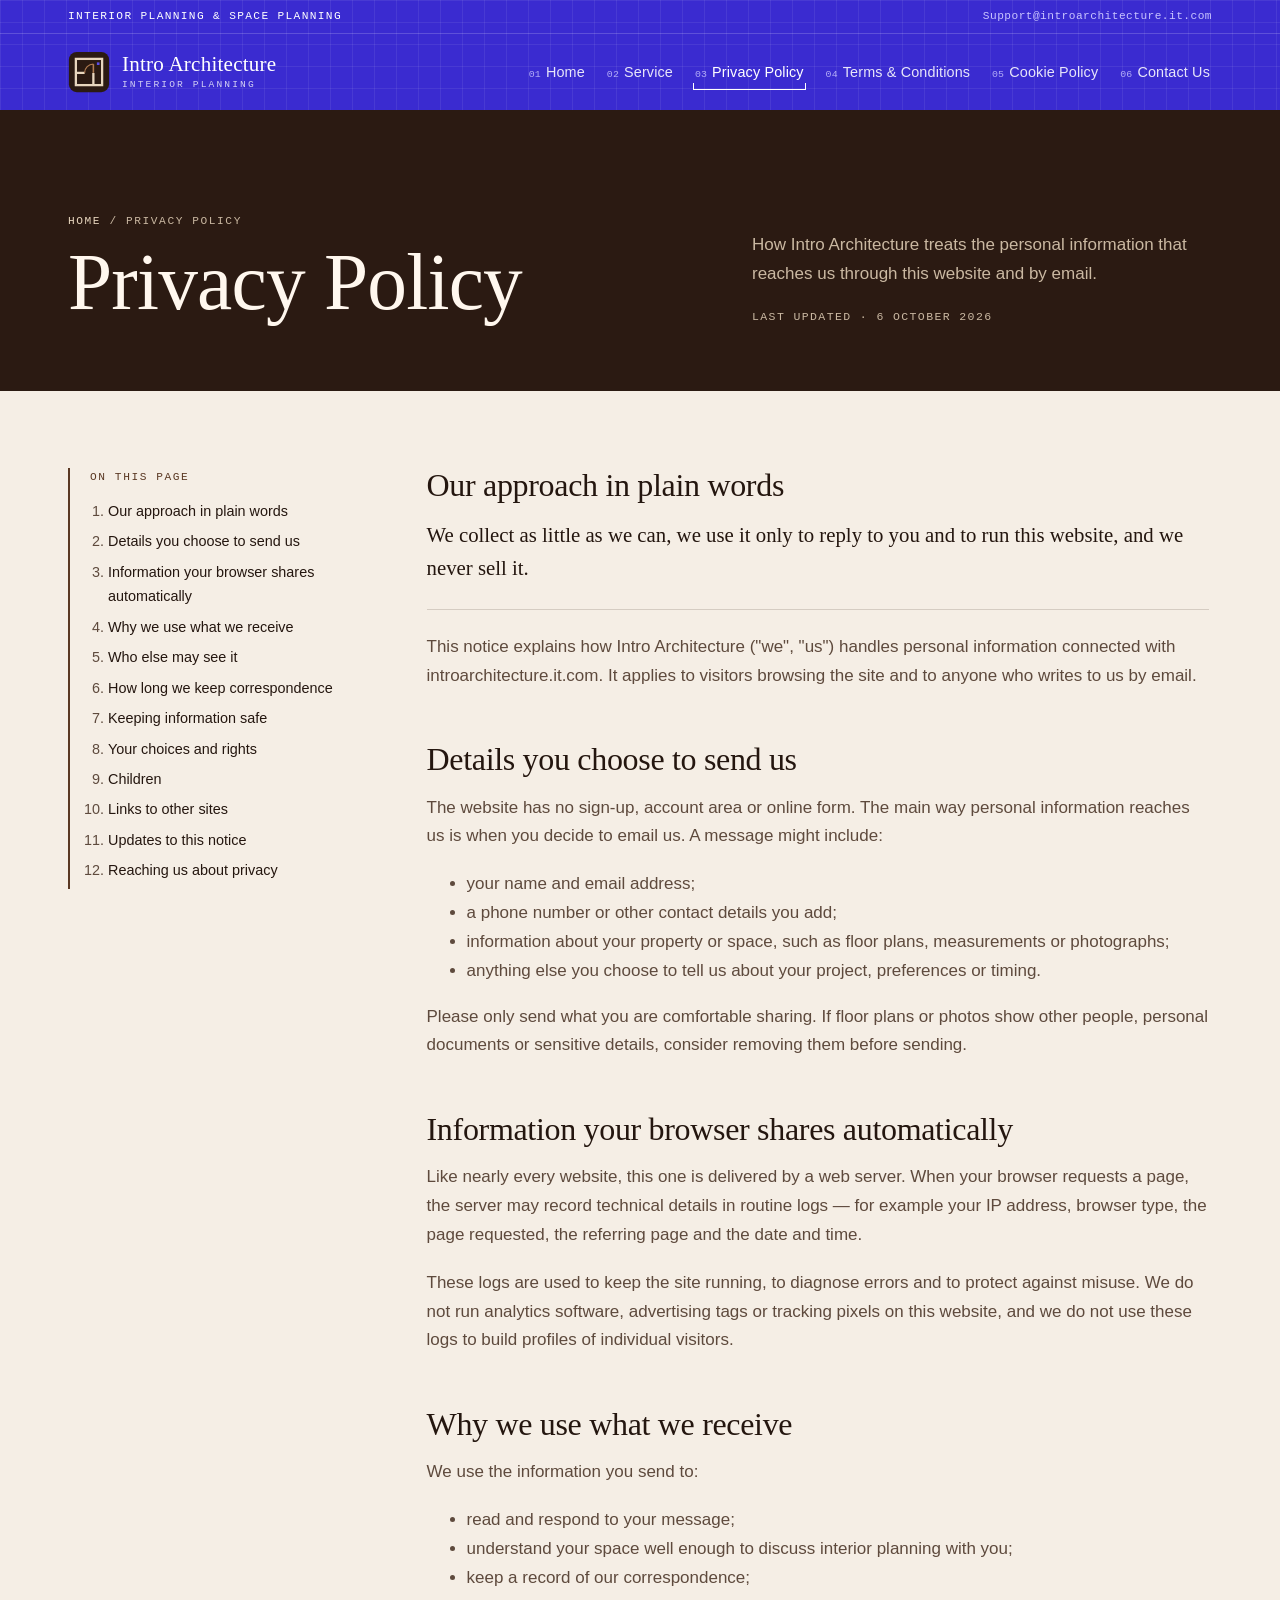
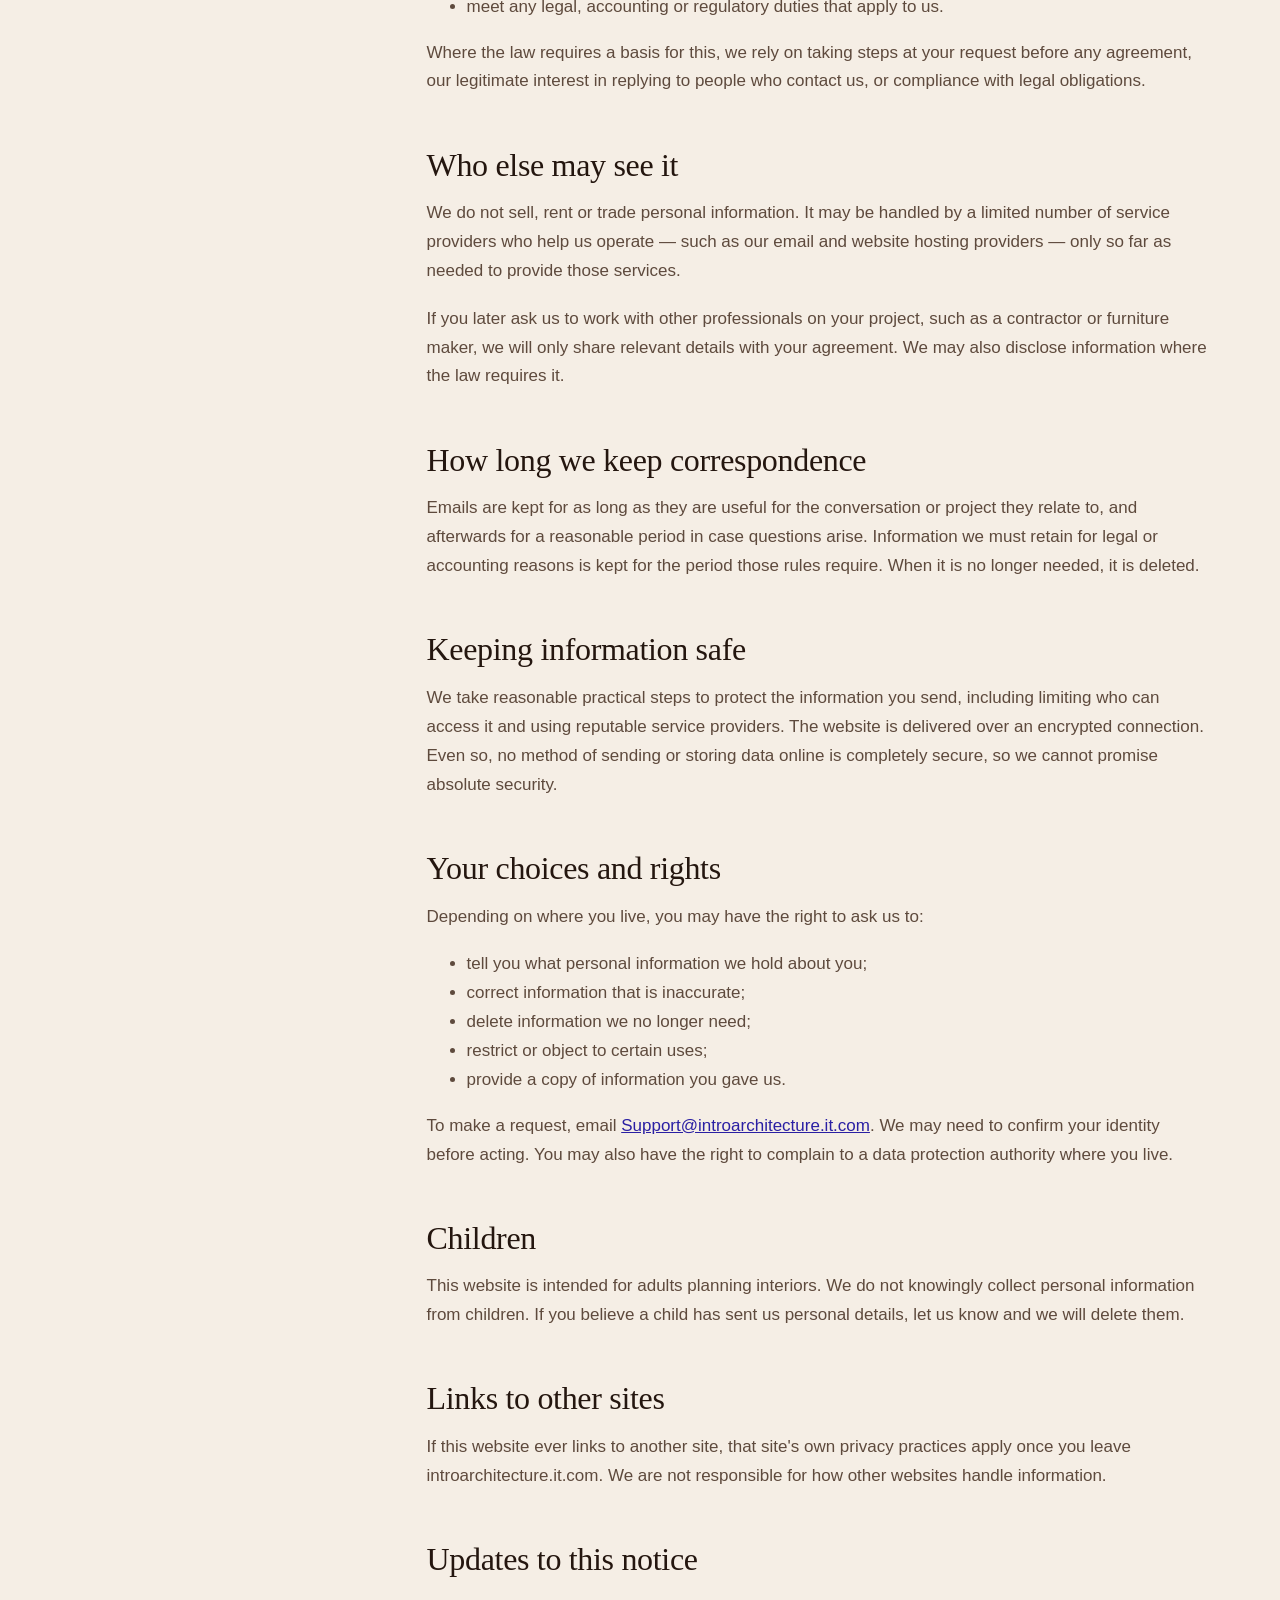
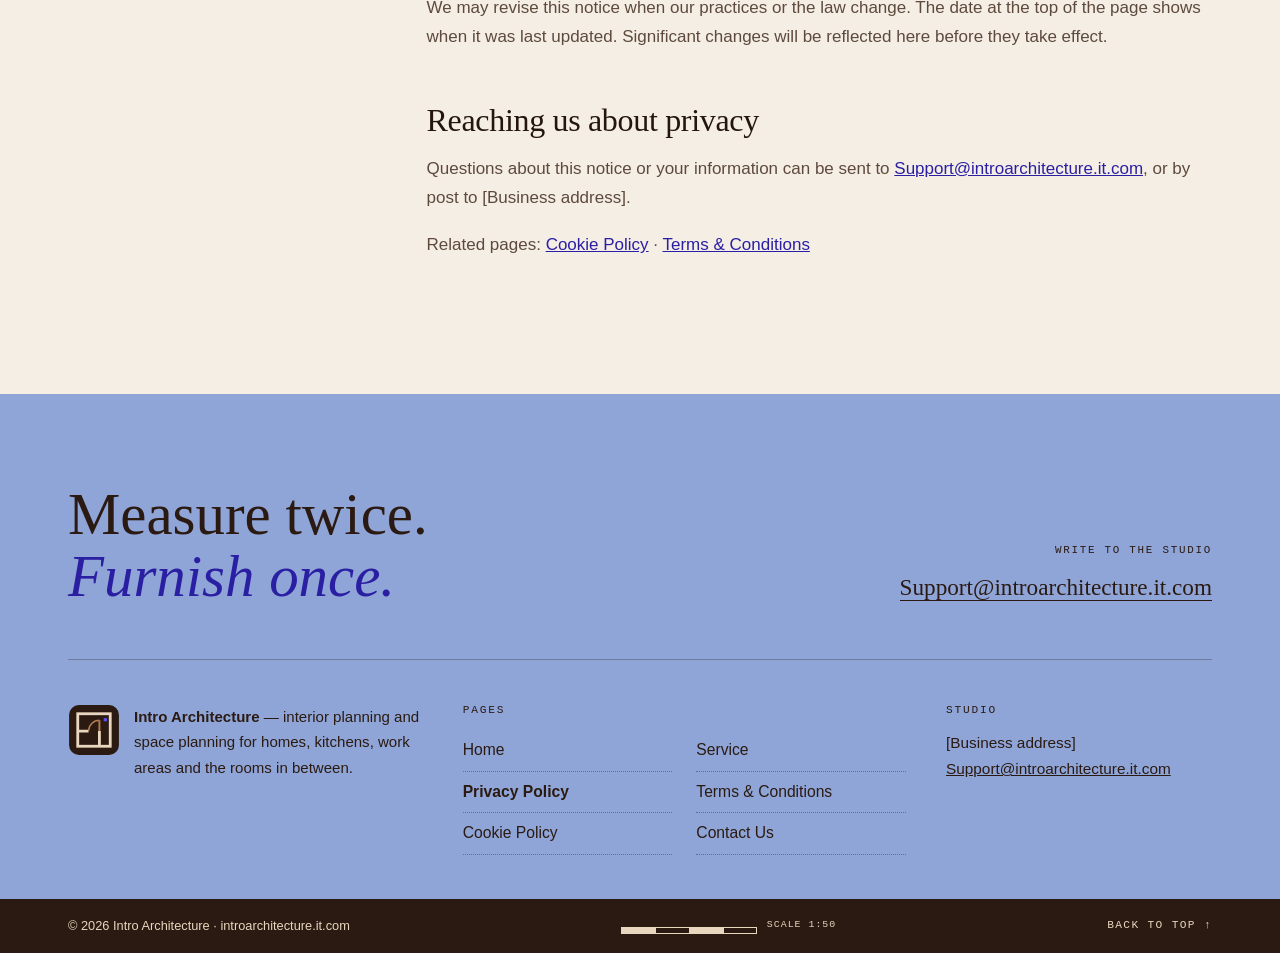
<file: privacy-policy/index.html>
<!DOCTYPE html>
<html lang="en">
<head>
<meta charset="utf-8">
<meta name="viewport" content="width=device-width, initial-scale=1">
<title>Privacy Policy | Intro Architecture</title>
<meta name="description" content="Read how Intro Architecture handles personal information sent by email or collected while you browse introarchitecture.it.com, and the choices available to you.">
<meta name="robots" content="index,follow">
<link rel="canonical" href="https://introarchitecture.it.com/privacy-policy/">
<meta property="og:type" content="website">
<meta property="og:site_name" content="Intro Architecture">
<meta property="og:title" content="Privacy Policy | Intro Architecture">
<meta property="og:description" content="Read how Intro Architecture handles personal information sent by email or collected while you browse introarchitecture.it.com, and the choices available to you.">
<meta property="og:url" content="https://introarchitecture.it.com/privacy-policy/">
<meta property="og:image" content="https://introarchitecture.it.com/assets/images/introarch-walnut-u-kitchen.jpg">
<meta property="og:image:alt" content="Walnut U-shaped kitchen with marble worktops and patterned floor tiles">
<meta name="twitter:card" content="summary_large_image">
<meta name="theme-color" content="#3a2bd0">
<link rel="icon" href="../favicon.ico" sizes="any">
<link rel="icon" type="image/png" sizes="32x32" href="../favicon-32.png">
<link rel="apple-touch-icon" href="../apple-touch-icon.png">
<link rel="manifest" href="../site.webmanifest">
<link rel="stylesheet" href="../assets/css/introarch-site.css">
</head>
<body>
<a class="ia-skip" href="#ia-main">Skip to content</a>
<header class="ia-head">
  <div class="ia-head__rail"><div class="ia-wrap"><span>Interior planning &amp; space planning</span><a href="mailto:Support@introarchitecture.it.com">Support@introarchitecture.it.com</a></div></div>
  <div class="ia-head__bar"><div class="ia-wrap">
    <a class="ia-brand" href="../" aria-label="Intro Architecture, home"><svg viewBox="0 0 48 48" role="img" aria-label="Intro Architecture logo">
  <rect x="1" y="1" width="46" height="46" rx="9" fill="#2b1a12"/>
  <rect x="9" y="9" width="30" height="30" fill="none" stroke="#e8d6be" stroke-width="2.6"/>
  <path d="M9 25H19M29 25V39" stroke="#e8d6be" stroke-width="2.6" fill="none"/>
  <path d="M29 25V15" stroke="#b07c52" stroke-width="1.8" fill="none"/>
  <path d="M19 25A10 10 0 0 1 29 15" stroke="#b07c52" stroke-width="1.4" fill="none"/>
  <rect x="33" y="13" width="3" height="3" fill="#5c4eeb"/>
</svg><span class="ia-brand__word"><b>Intro Architecture</b><small>Interior Planning</small></span></a>
    <button class="ia-burger" type="button" aria-expanded="false" aria-controls="ia-nav" aria-label="Open menu"><span></span><span></span><span></span></button>
    <nav class="ia-nav" id="ia-nav" aria-label="Main navigation">
      <ol><li><a href="../">Home</a></li><li><a href="../service/">Service</a></li><li><a href="../privacy-policy/" aria-current="page">Privacy Policy</a></li><li><a href="../terms-conditions/">Terms &amp; Conditions</a></li><li><a href="../cookie-policy/">Cookie Policy</a></li><li><a href="../contact-us/">Contact Us</a></li></ol>
      <a class="ia-nav__mail" href="mailto:Support@introarchitecture.it.com">Support@introarchitecture.it.com</a>
    </nav>
  </div></div>
</header>
<main id="ia-main">
<section class="ia-title" aria-labelledby="ia-t-h">
  <div class="ia-wrap">
    <p class="ia-crumbs"><a href="../">Home</a> / Privacy Policy</p>
    <div class="ia-title__grid"><h1 id="ia-t-h">Privacy Policy</h1><div><p>How Intro Architecture treats the personal information that reaches us through this website and by email.</p><p class="ia-updated">Last updated · 6 October 2026</p></div></div>
  </div>
</section>
<section class="ia-legal"><div class="ia-wrap ia-priv">
  <nav class="ia-priv__toc" aria-label="On this page"><p>On this page</p><ol><li><a href="#plain-words">Our approach in plain words</a></li><li><a href="#you-share">Details you choose to send us</a></li><li><a href="#browser-shares">Information your browser shares automatically</a></li><li><a href="#why-we-use">Why we use what we receive</a></li><li><a href="#who-sees">Who else may see it</a></li><li><a href="#how-long">How long we keep correspondence</a></li><li><a href="#safe">Keeping information safe</a></li><li><a href="#choices">Your choices and rights</a></li><li><a href="#children">Children</a></li><li><a href="#other-sites">Links to other sites</a></li><li><a href="#updates">Updates to this notice</a></li><li><a href="#reach-us">Reaching us about privacy</a></li></ol></nav>
  <div class="ia-priv__body"><section id="plain-words" aria-labelledby="plain-words-h"><h2 id="plain-words-h">Our approach in plain words</h2><p class="ia-plain">We collect as little as we can, we use it only to reply to you and to run this website, and we never sell it.</p><p>This notice explains how Intro Architecture ("we", "us") handles personal information connected with introarchitecture.it.com. It applies to visitors browsing the site and to anyone who writes to us by email.</p></section><section id="you-share" aria-labelledby="you-share-h"><h2 id="you-share-h">Details you choose to send us</h2><p>The website has no sign-up, account area or online form. The main way personal information reaches us is when you decide to email us. A message might include:</p><ul><li>your name and email address;</li><li>a phone number or other contact details you add;</li><li>information about your property or space, such as floor plans, measurements or photographs;</li><li>anything else you choose to tell us about your project, preferences or timing.</li></ul><p>Please only send what you are comfortable sharing. If floor plans or photos show other people, personal documents or sensitive details, consider removing them before sending.</p></section><section id="browser-shares" aria-labelledby="browser-shares-h"><h2 id="browser-shares-h">Information your browser shares automatically</h2><p>Like nearly every website, this one is delivered by a web server. When your browser requests a page, the server may record technical details in routine logs — for example your IP address, browser type, the page requested, the referring page and the date and time.</p><p>These logs are used to keep the site running, to diagnose errors and to protect against misuse. We do not run analytics software, advertising tags or tracking pixels on this website, and we do not use these logs to build profiles of individual visitors.</p></section><section id="why-we-use" aria-labelledby="why-we-use-h"><h2 id="why-we-use-h">Why we use what we receive</h2><p>We use the information you send to:</p><ul><li>read and respond to your message;</li><li>understand your space well enough to discuss interior planning with you;</li><li>keep a record of our correspondence;</li><li>meet any legal, accounting or regulatory duties that apply to us.</li></ul><p>Where the law requires a basis for this, we rely on taking steps at your request before any agreement, our legitimate interest in replying to people who contact us, or compliance with legal obligations.</p></section><section id="who-sees" aria-labelledby="who-sees-h"><h2 id="who-sees-h">Who else may see it</h2><p>We do not sell, rent or trade personal information. It may be handled by a limited number of service providers who help us operate — such as our email and website hosting providers — only so far as needed to provide those services.</p><p>If you later ask us to work with other professionals on your project, such as a contractor or furniture maker, we will only share relevant details with your agreement. We may also disclose information where the law requires it.</p></section><section id="how-long" aria-labelledby="how-long-h"><h2 id="how-long-h">How long we keep correspondence</h2><p>Emails are kept for as long as they are useful for the conversation or project they relate to, and afterwards for a reasonable period in case questions arise. Information we must retain for legal or accounting reasons is kept for the period those rules require. When it is no longer needed, it is deleted.</p></section><section id="safe" aria-labelledby="safe-h"><h2 id="safe-h">Keeping information safe</h2><p>We take reasonable practical steps to protect the information you send, including limiting who can access it and using reputable service providers. The website is delivered over an encrypted connection. Even so, no method of sending or storing data online is completely secure, so we cannot promise absolute security.</p></section><section id="choices" aria-labelledby="choices-h"><h2 id="choices-h">Your choices and rights</h2><p>Depending on where you live, you may have the right to ask us to:</p><ul><li>tell you what personal information we hold about you;</li><li>correct information that is inaccurate;</li><li>delete information we no longer need;</li><li>restrict or object to certain uses;</li><li>provide a copy of information you gave us.</li></ul><p>To make a request, email <a href="mailto:Support@introarchitecture.it.com">Support@introarchitecture.it.com</a>. We may need to confirm your identity before acting. You may also have the right to complain to a data protection authority where you live.</p></section><section id="children" aria-labelledby="children-h"><h2 id="children-h">Children</h2><p>This website is intended for adults planning interiors. We do not knowingly collect personal information from children. If you believe a child has sent us personal details, let us know and we will delete them.</p></section><section id="other-sites" aria-labelledby="other-sites-h"><h2 id="other-sites-h">Links to other sites</h2><p>If this website ever links to another site, that site's own privacy practices apply once you leave introarchitecture.it.com. We are not responsible for how other websites handle information.</p></section><section id="updates" aria-labelledby="updates-h"><h2 id="updates-h">Updates to this notice</h2><p>We may revise this notice when our practices or the law change. The date at the top of the page shows when it was last updated. Significant changes will be reflected here before they take effect.</p></section><section id="reach-us" aria-labelledby="reach-us-h"><h2 id="reach-us-h">Reaching us about privacy</h2><p>Questions about this notice or your information can be sent to <a href="mailto:Support@introarchitecture.it.com">Support@introarchitecture.it.com</a>, or by post to [Business address].</p><p>Related pages: <a href="../cookie-policy/">Cookie Policy</a> · <a href="../terms-conditions/">Terms &amp; Conditions</a></p></section></div>
</div></section>
</main>
<footer class="ia-foot">
  <div class="ia-wrap">
    <div class="ia-foot__top">
      <p class="ia-foot__say">Measure twice.<br><em>Furnish once.</em></p>
      <div class="ia-foot__mail"><small>Write to the studio</small><a href="mailto:Support@introarchitecture.it.com">Support@introarchitecture.it.com</a></div>
    </div>
    <div class="ia-foot__mid">
      <div class="ia-foot__brand"><svg viewBox="0 0 48 48" role="img" aria-label="Intro Architecture logo">
  <rect x="1" y="1" width="46" height="46" rx="9" fill="#2b1a12"/>
  <rect x="9" y="9" width="30" height="30" fill="none" stroke="#e8d6be" stroke-width="2.6"/>
  <path d="M9 25H19M29 25V39" stroke="#e8d6be" stroke-width="2.6" fill="none"/>
  <path d="M29 25V15" stroke="#b07c52" stroke-width="1.8" fill="none"/>
  <path d="M19 25A10 10 0 0 1 29 15" stroke="#b07c52" stroke-width="1.4" fill="none"/>
  <rect x="33" y="13" width="3" height="3" fill="#5c4eeb"/>
</svg><p><strong>Intro Architecture</strong> — interior planning and space planning for homes, kitchens, work areas and the rooms in between.</p></div>
      <nav class="ia-foot__pages" aria-label="Footer navigation"><h2>Pages</h2><ul><li><a href="../">Home</a></li><li><a href="../service/">Service</a></li><li><a href="../privacy-policy/" aria-current="page">Privacy Policy</a></li><li><a href="../terms-conditions/">Terms &amp; Conditions</a></li><li><a href="../cookie-policy/">Cookie Policy</a></li><li><a href="../contact-us/">Contact Us</a></li></ul></nav>
      <div><h2>Studio</h2><address>[Business address]<br><a href="mailto:Support@introarchitecture.it.com">Support@introarchitecture.it.com</a></address></div>
    </div>
  </div>
  <div class="ia-foot__base"><div class="ia-wrap">
    <span>&copy; <span data-year>2026</span> Intro Architecture · introarchitecture.it.com</span>
    <span class="ia-scale" aria-hidden="true"><i></i><i></i><i></i><i></i><span>Scale 1:50</span></span>
    <a class="ia-totop" href="#ia-main">Back to top ↑</a>
  </div></div>
</footer>
<script src="../assets/js/introarch-site.js" defer></script>
</body>
</html>
</file>
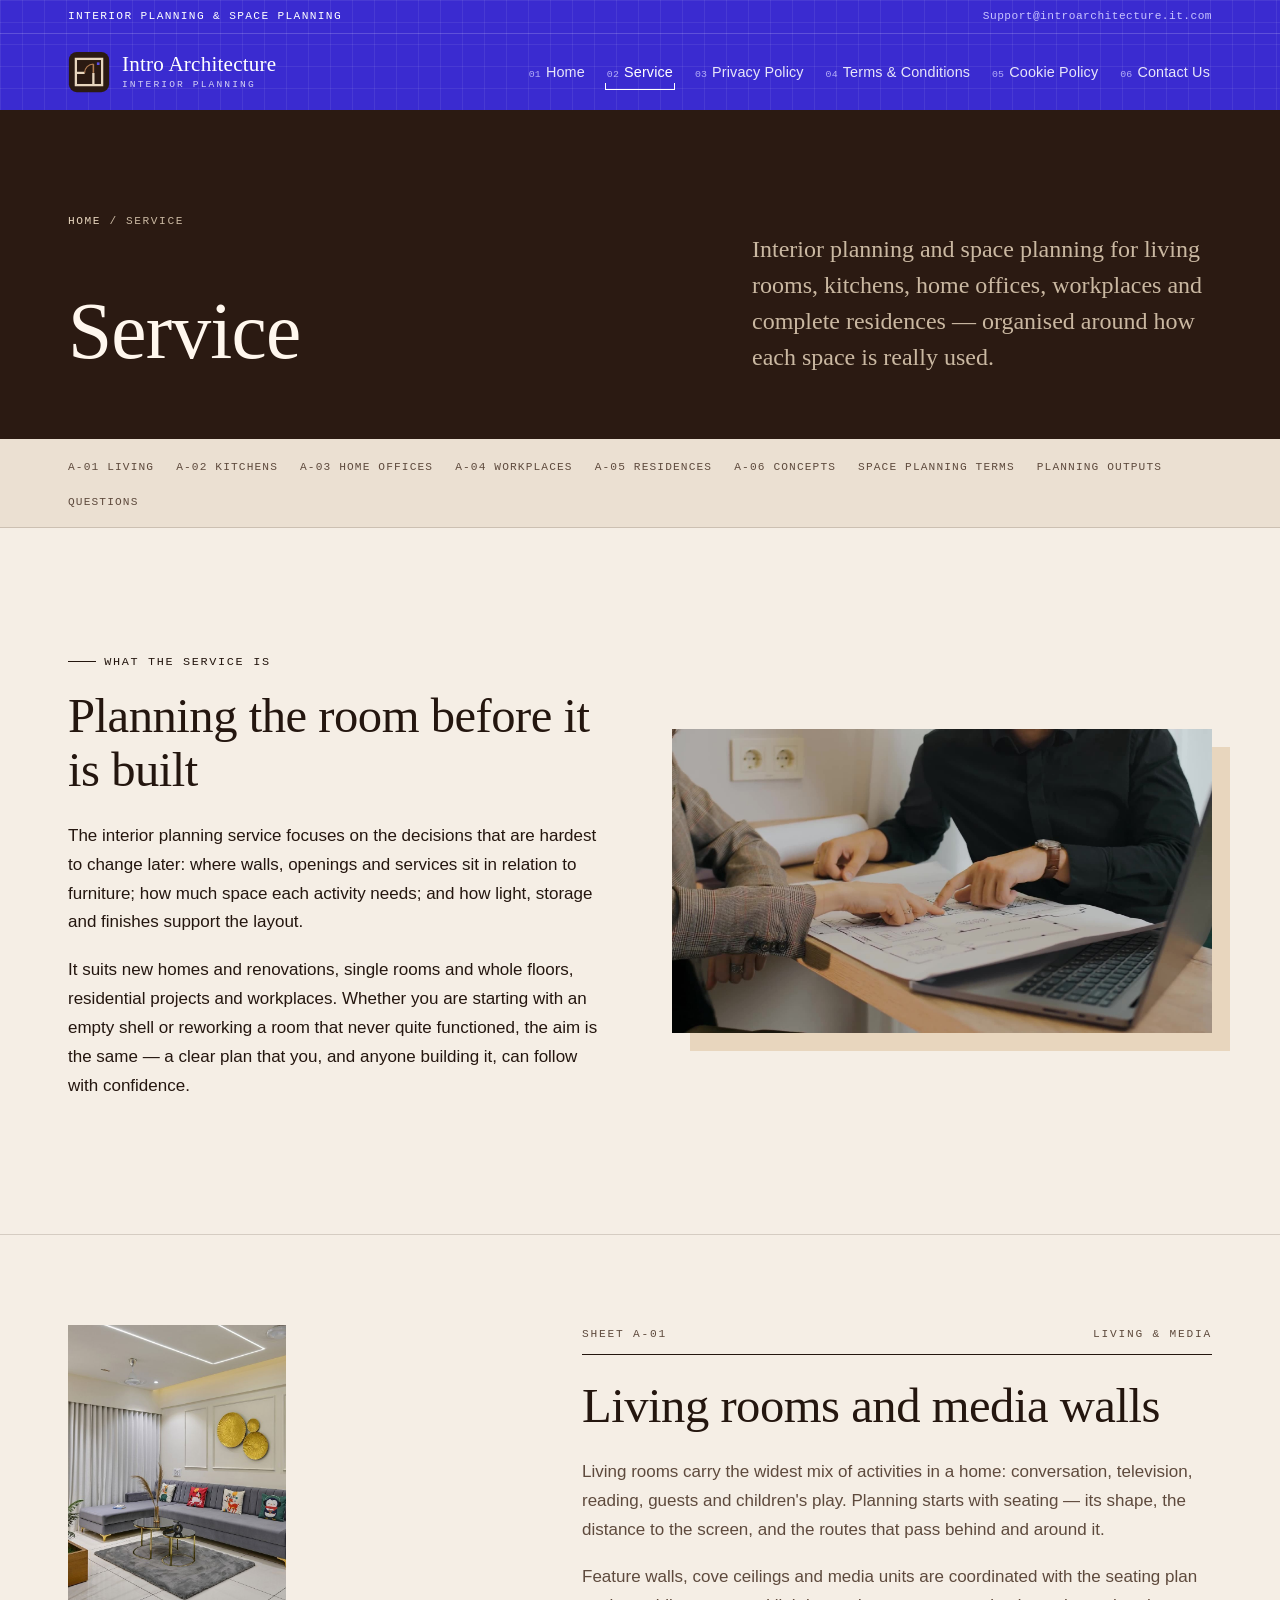
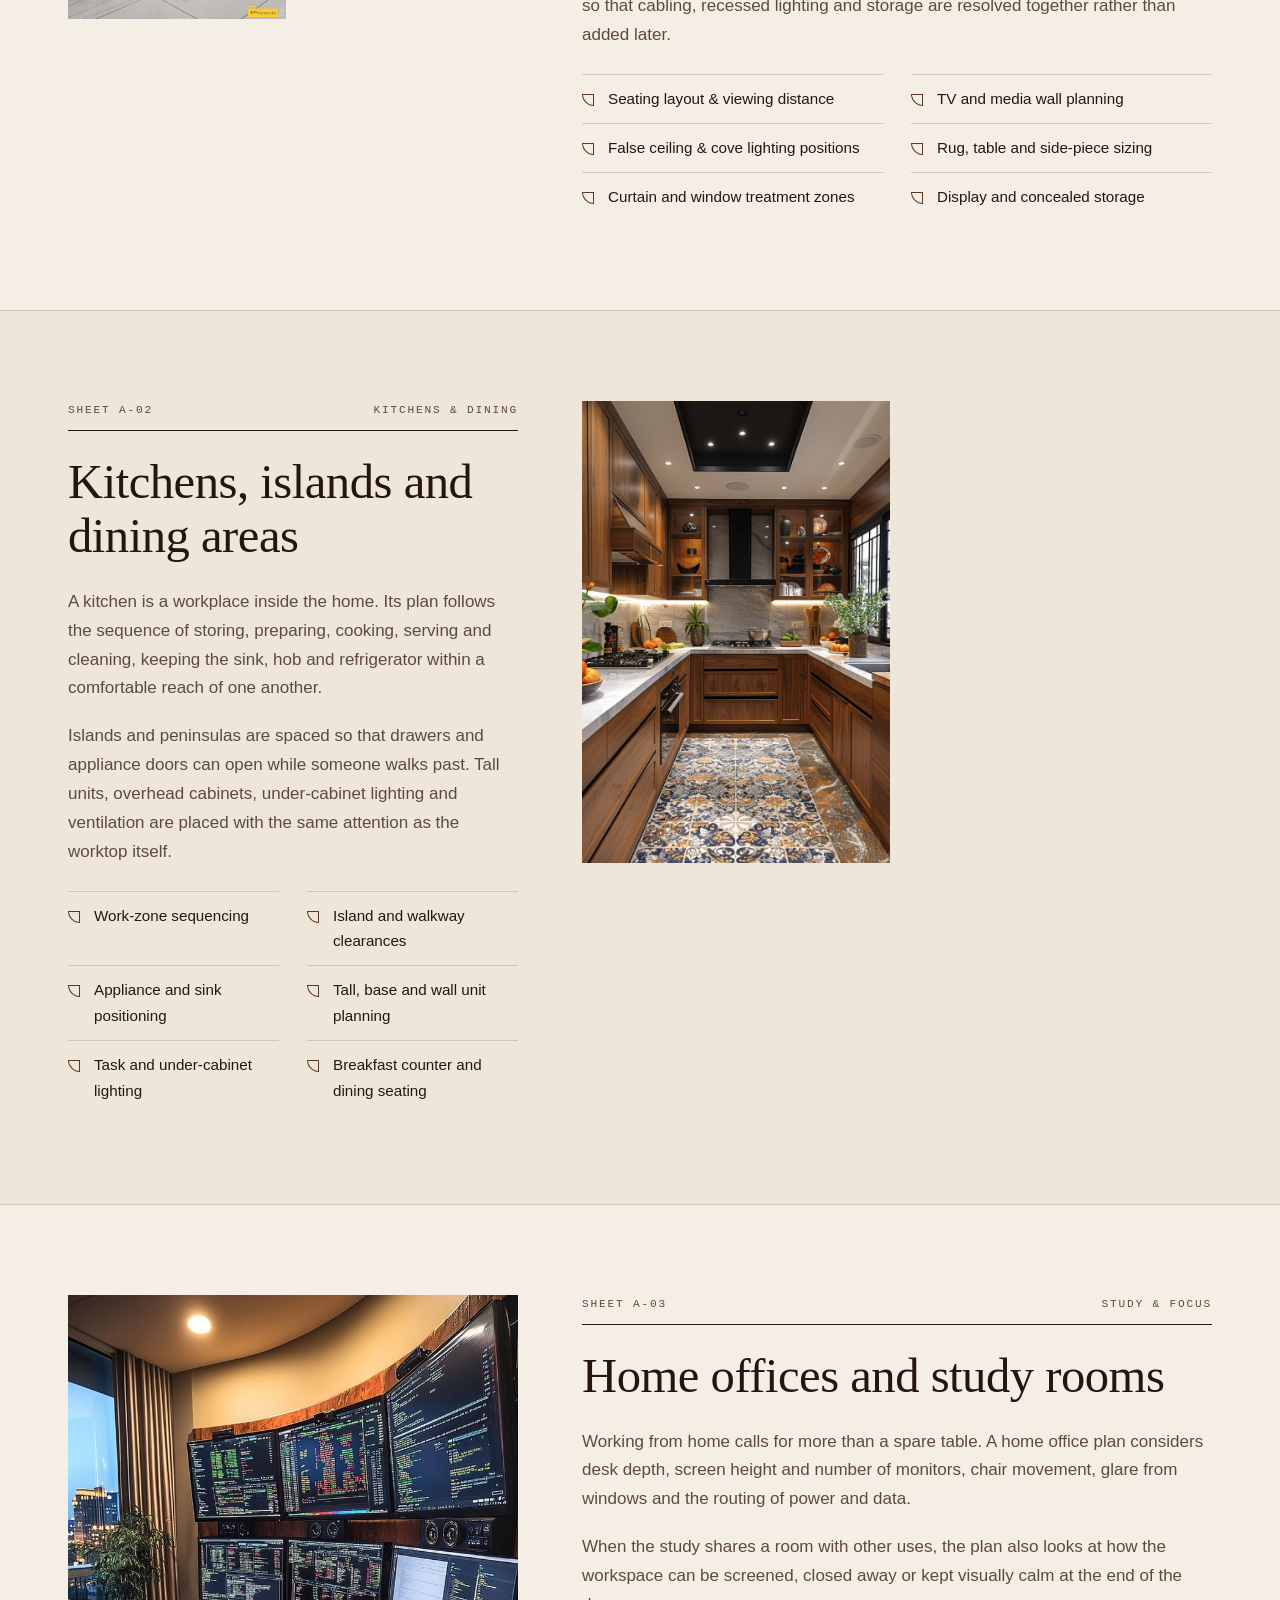
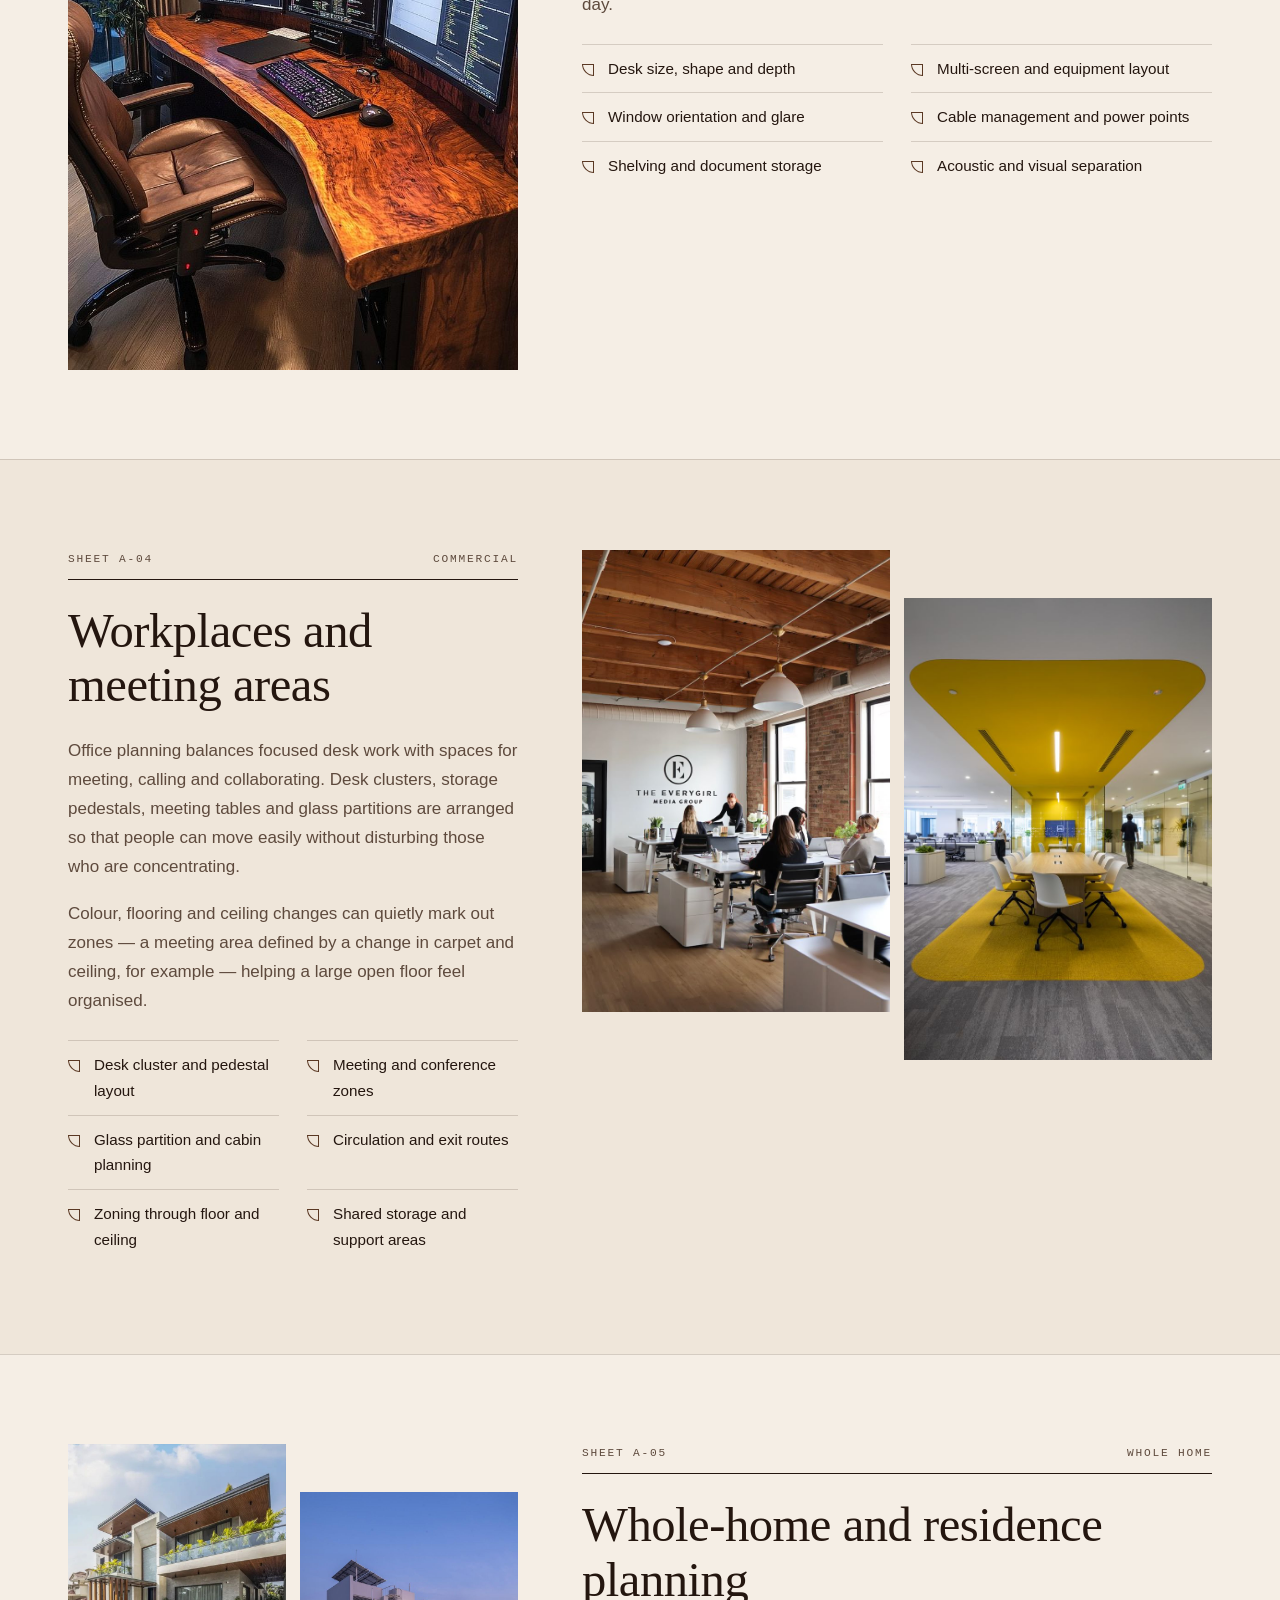
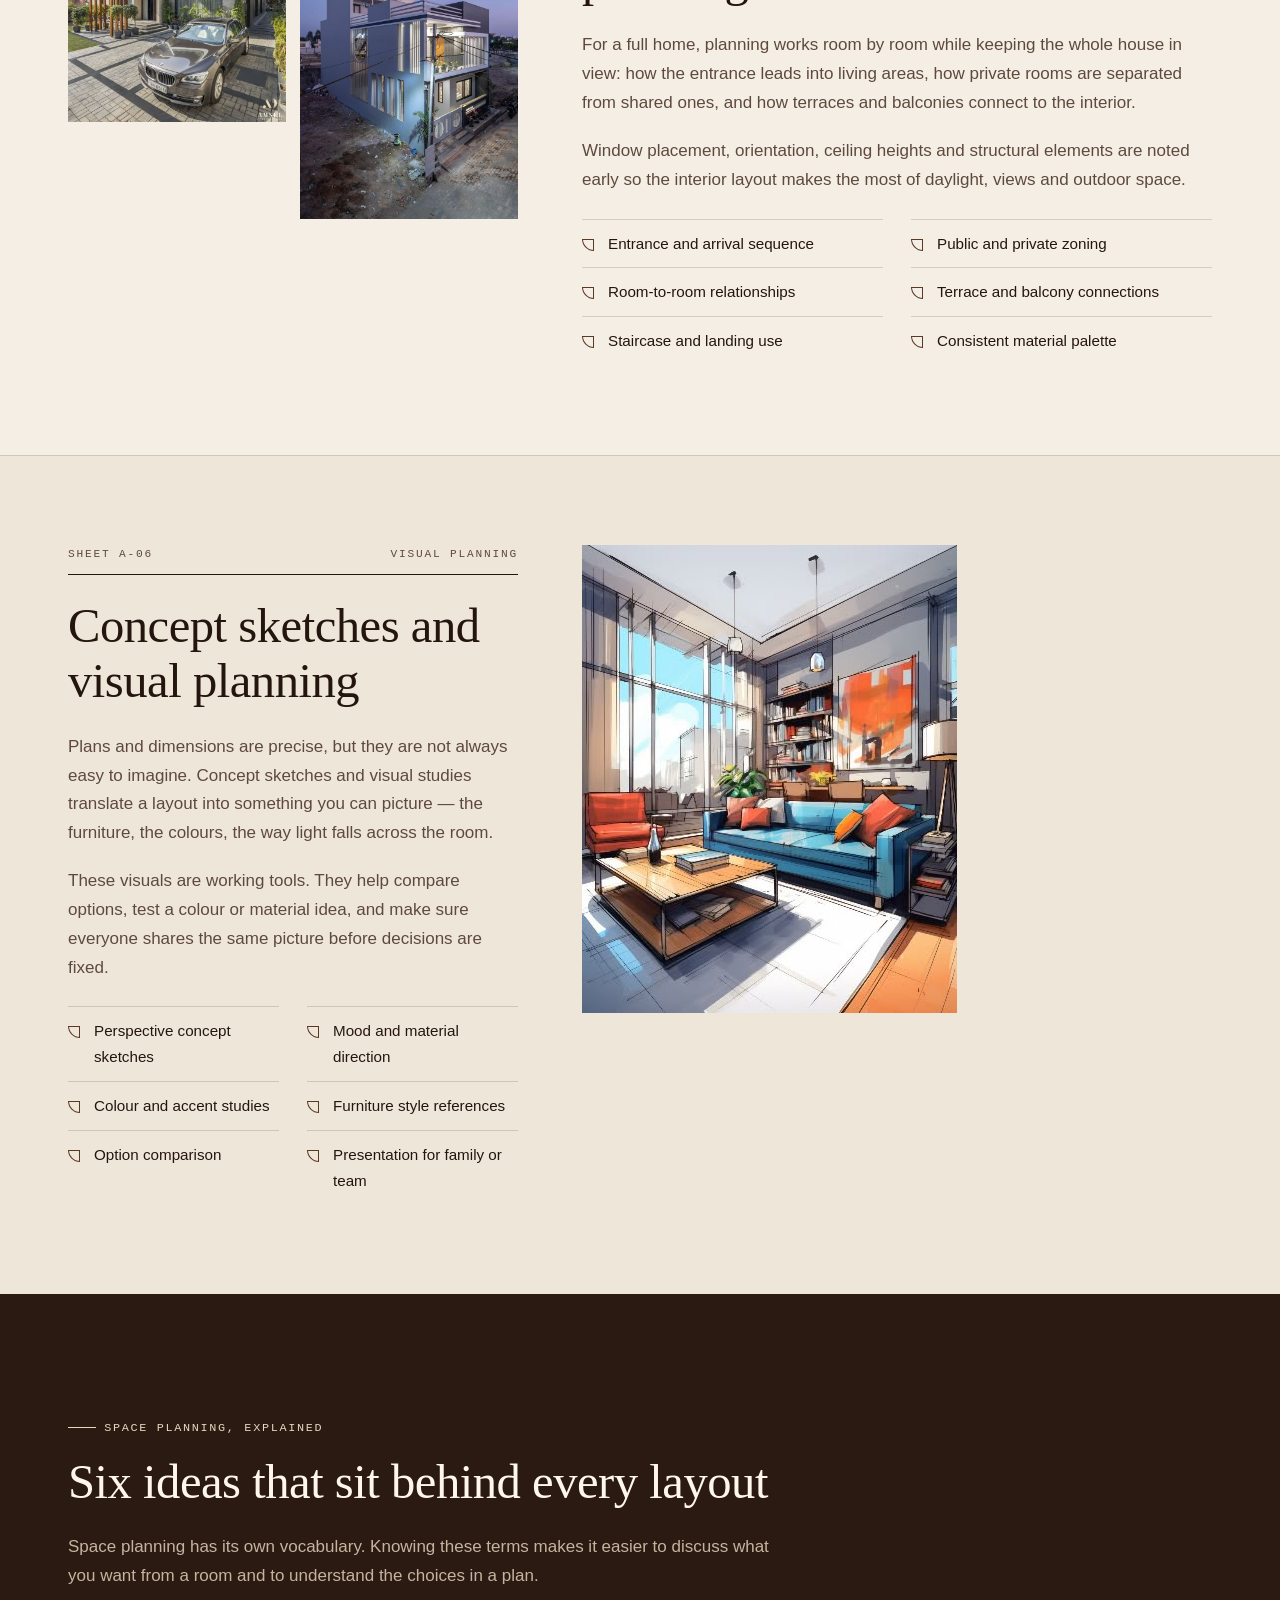
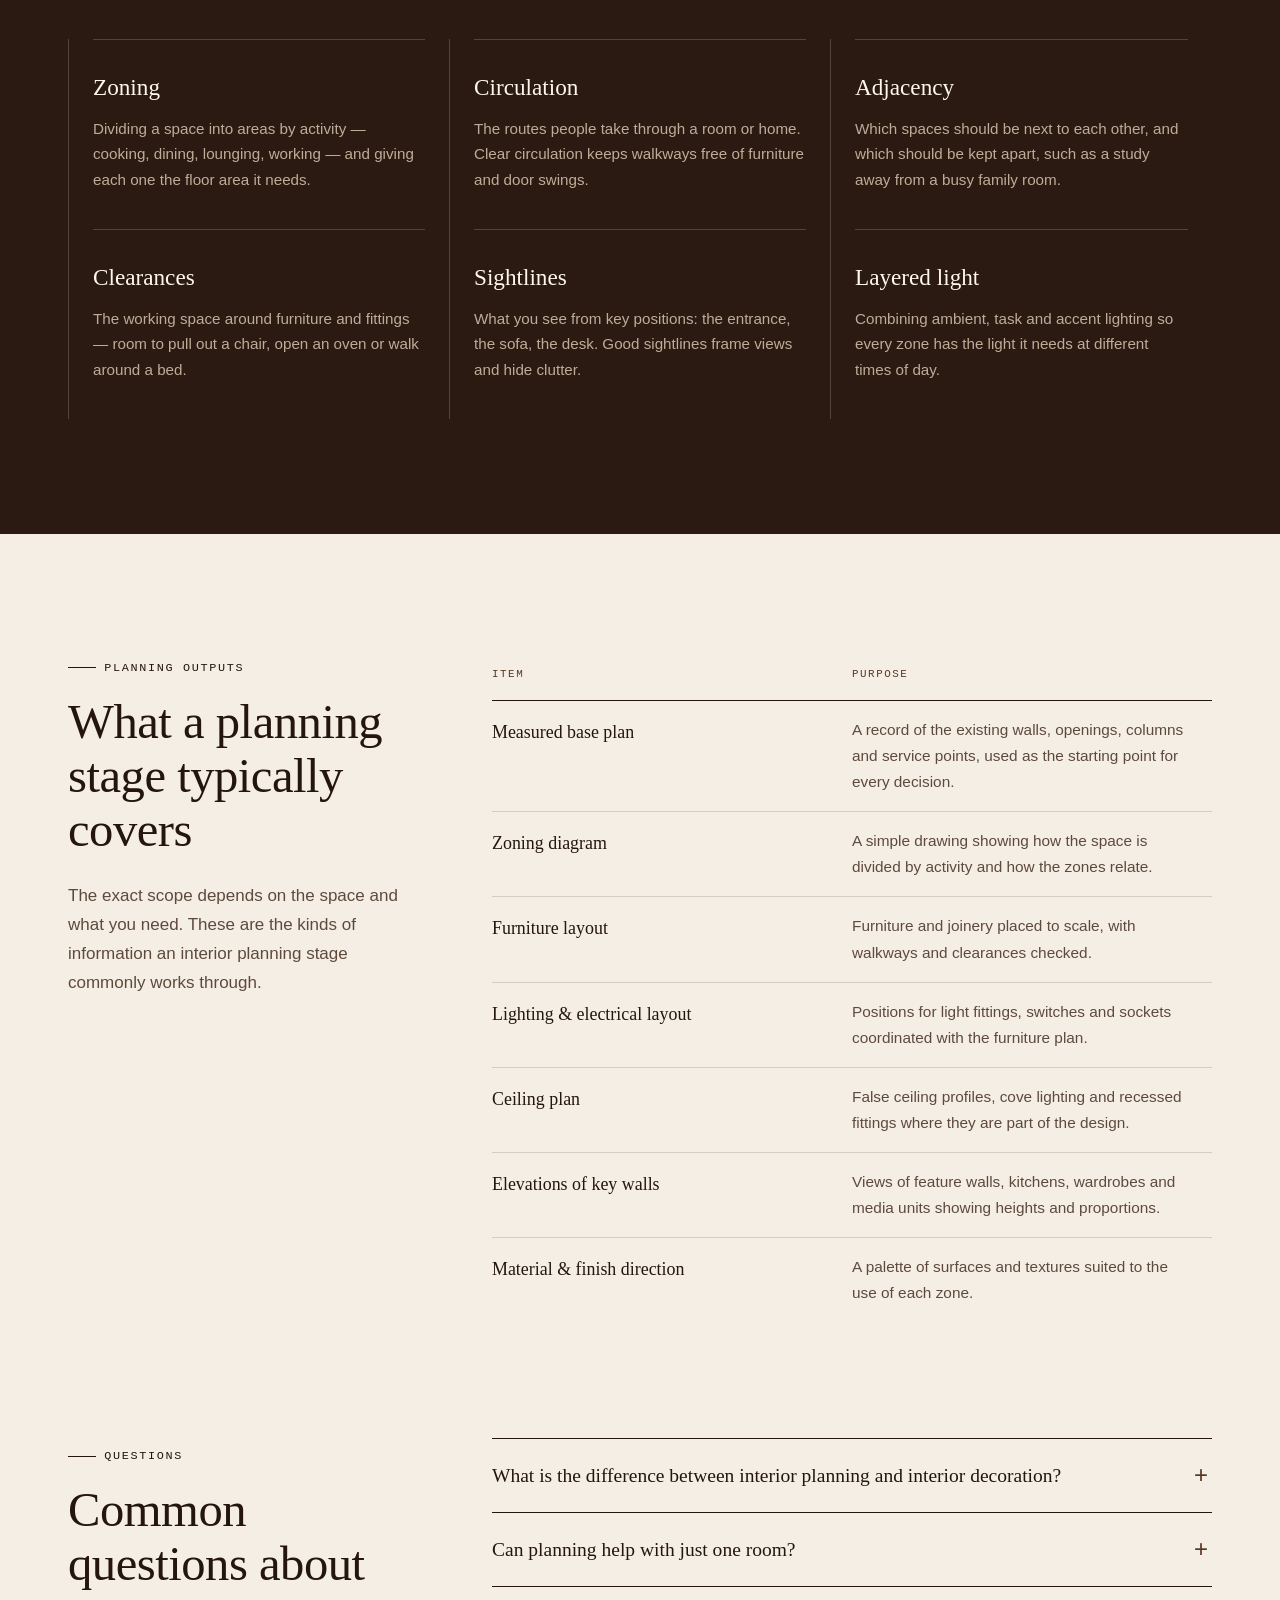
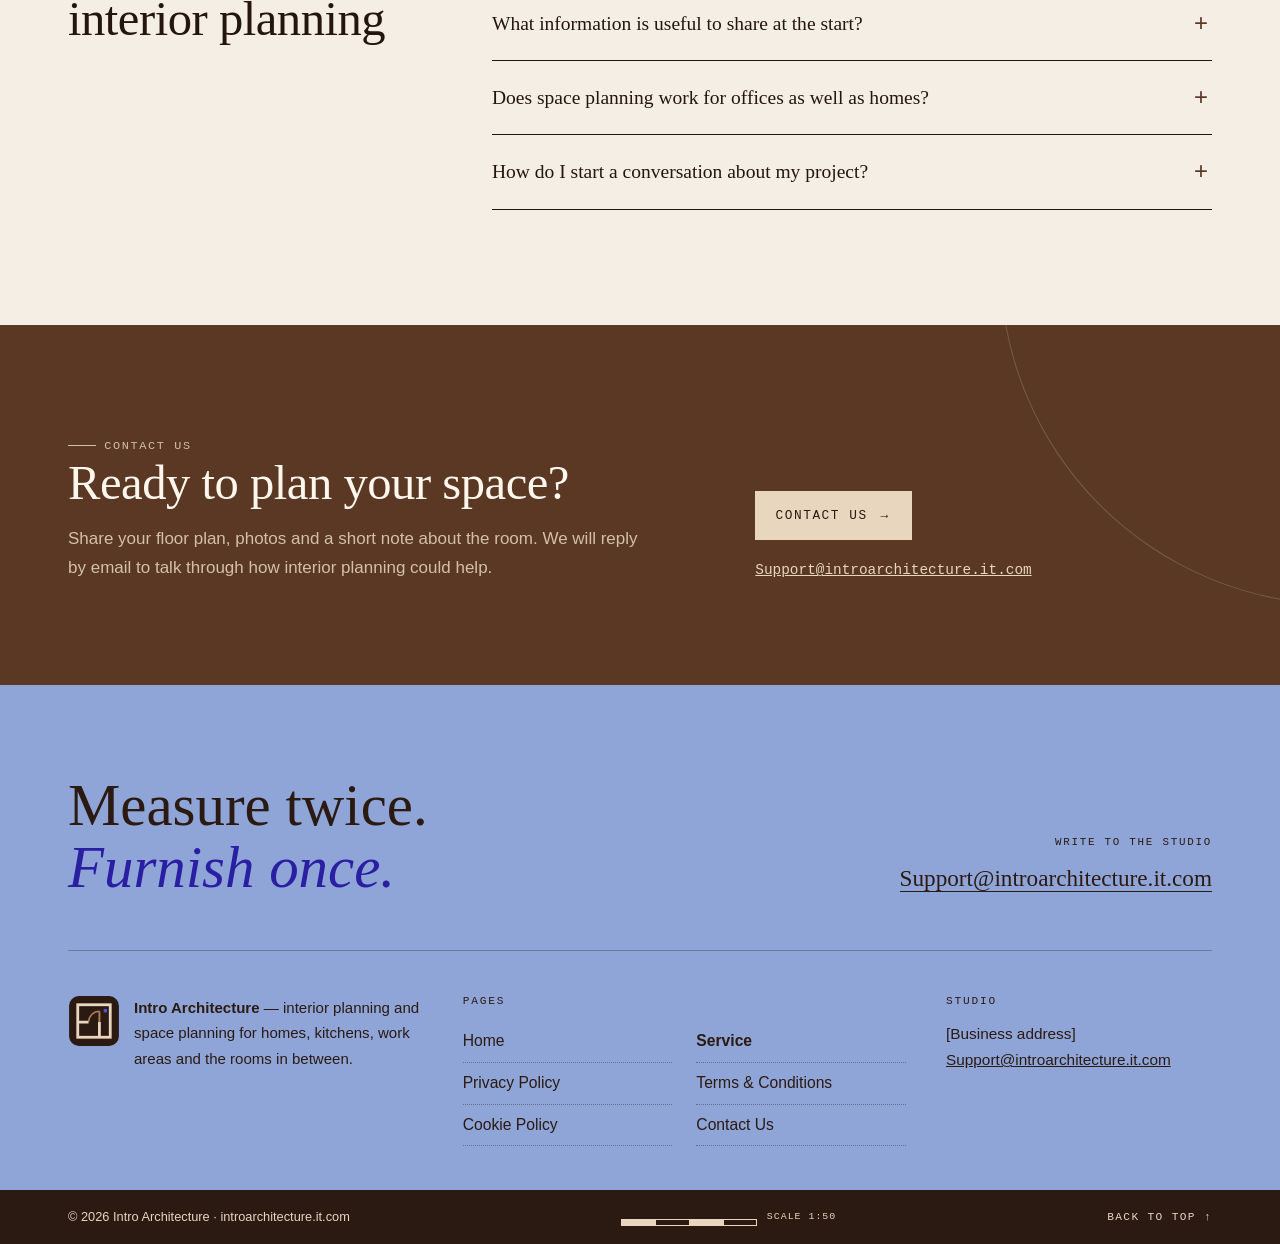
<file: service/index.html>
<!DOCTYPE html>
<html lang="en">
<head>
<meta charset="utf-8">
<meta name="viewport" content="width=device-width, initial-scale=1">
<title>Interior Planning Service | Space Planning for Homes &amp; Offices — Intro Architecture</title>
<meta name="description" content="Interior planning service covering living rooms, kitchens, home offices, workplaces and whole residences: zoning, furniture layouts, lighting, storage and material planning.">
<meta name="robots" content="index,follow">
<link rel="canonical" href="https://introarchitecture.it.com/service/">
<meta property="og:type" content="website">
<meta property="og:site_name" content="Intro Architecture">
<meta property="og:title" content="Interior Planning Service | Space Planning for Homes &amp; Offices — Intro Architecture">
<meta property="og:description" content="Interior planning service covering living rooms, kitchens, home offices, workplaces and whole residences: zoning, furniture layouts, lighting, storage and material planning.">
<meta property="og:url" content="https://introarchitecture.it.com/service/">
<meta property="og:image" content="https://introarchitecture.it.com/assets/images/introarch-walnut-u-kitchen.jpg">
<meta property="og:image:alt" content="Walnut U-shaped kitchen with marble worktops and patterned floor tiles">
<meta name="twitter:card" content="summary_large_image">
<meta name="theme-color" content="#3a2bd0">
<link rel="icon" href="../favicon.ico" sizes="any">
<link rel="icon" type="image/png" sizes="32x32" href="../favicon-32.png">
<link rel="apple-touch-icon" href="../apple-touch-icon.png">
<link rel="manifest" href="../site.webmanifest">
<link rel="stylesheet" href="../assets/css/introarch-site.css">
</head>
<body>
<a class="ia-skip" href="#ia-main">Skip to content</a>
<header class="ia-head">
  <div class="ia-head__rail"><div class="ia-wrap"><span>Interior planning &amp; space planning</span><a href="mailto:Support@introarchitecture.it.com">Support@introarchitecture.it.com</a></div></div>
  <div class="ia-head__bar"><div class="ia-wrap">
    <a class="ia-brand" href="../" aria-label="Intro Architecture, home"><svg viewBox="0 0 48 48" role="img" aria-label="Intro Architecture logo">
  <rect x="1" y="1" width="46" height="46" rx="9" fill="#2b1a12"/>
  <rect x="9" y="9" width="30" height="30" fill="none" stroke="#e8d6be" stroke-width="2.6"/>
  <path d="M9 25H19M29 25V39" stroke="#e8d6be" stroke-width="2.6" fill="none"/>
  <path d="M29 25V15" stroke="#b07c52" stroke-width="1.8" fill="none"/>
  <path d="M19 25A10 10 0 0 1 29 15" stroke="#b07c52" stroke-width="1.4" fill="none"/>
  <rect x="33" y="13" width="3" height="3" fill="#5c4eeb"/>
</svg><span class="ia-brand__word"><b>Intro Architecture</b><small>Interior Planning</small></span></a>
    <button class="ia-burger" type="button" aria-expanded="false" aria-controls="ia-nav" aria-label="Open menu"><span></span><span></span><span></span></button>
    <nav class="ia-nav" id="ia-nav" aria-label="Main navigation">
      <ol><li><a href="../">Home</a></li><li><a href="../service/" aria-current="page">Service</a></li><li><a href="../privacy-policy/">Privacy Policy</a></li><li><a href="../terms-conditions/">Terms &amp; Conditions</a></li><li><a href="../cookie-policy/">Cookie Policy</a></li><li><a href="../contact-us/">Contact Us</a></li></ol>
      <a class="ia-nav__mail" href="mailto:Support@introarchitecture.it.com">Support@introarchitecture.it.com</a>
    </nav>
  </div></div>
</header>
<main id="ia-main">

<section class="ia-title" aria-labelledby="ia-t-h">
  <div class="ia-wrap">
    <p class="ia-crumbs"><a href="../">Home</a> / Service</p>
    <div class="ia-title__grid">
      <h1 id="ia-t-h">Service</h1>
      <p class="ia-lede">Interior planning and space planning for living rooms, kitchens, home offices, workplaces and complete residences — organised around how each space is really used.</p>
    </div>
  </div>
</section>
<nav class="ia-sheetnav" aria-label="Service sections"><div class="ia-wrap"><ul>
  <li><a href="#living-spaces">A-01 Living</a></li><li><a href="#kitchens">A-02 Kitchens</a></li><li><a href="#home-offices">A-03 Home offices</a></li><li><a href="#workplaces">A-04 Workplaces</a></li><li><a href="#residences">A-05 Residences</a></li><li><a href="#concepts">A-06 Concepts</a></li><li><a href="#space-planning">Space planning terms</a></li><li><a href="#outputs">Planning outputs</a></li><li><a href="#questions">Questions</a></li>
</ul></div></nav>

<section class="ia-brief" aria-labelledby="ia-brief-h">
  <div class="ia-wrap ia-brief__grid">
    <div class="ia-rise">
      <p class="ia-tag">What the service is</p>
      <h2 id="ia-brief-h">Planning the room before it is built</h2>
      <p>The interior planning service focuses on the decisions that are hardest to change later: where walls, openings and services sit in relation to furniture; how much space each activity needs; and how light, storage and finishes support the layout.</p>
      <p>It suits new homes and renovations, single rooms and whole floors, residential projects and workplaces. Whether you are starting with an empty shell or reworking a room that never quite functioned, the aim is the same — a clear plan that you, and anyone building it, can follow with confidence.</p>
    </div>
    <div class="ia-frame ia-rise"><video autoplay muted loop playsinline preload="metadata" width="1920" height="1080" poster="../assets/images/introarch-floor-plan-review-poster.jpg" aria-label="Planner pointing to a room on a printed floor plan during a layout review"><source src="../assets/video/introarch-floor-plan-review.mp4" type="video/mp4"></video></div>
  </div>
</section>

<section class="ia-sheet" id="living-spaces" aria-labelledby="living-spaces-h">
  <div class="ia-wrap ia-sheet__grid">
    <div class="ia-sheet__media ia-rise"><figure><img src="../assets/images/introarch-grey-sectional-lounge.jpg" alt="Grey sectional sofa arranged around nesting coffee tables under a linear ceiling light" width="735" height="991" loading="lazy" decoding="async"></figure><figure><img src="../assets/images/introarch-marble-media-wall.jpg" alt="Marble TV feature wall with walnut console, cove ceiling and recessed spotlights" width="736" height="1308" loading="lazy" decoding="async"></figure></div>
    <div class="ia-sheet__text ia-rise">
      <p class="ia-sheet__label"><span>Sheet A-01</span><span>Living &amp; media</span></p>
      <h2 id="living-spaces-h">Living rooms and media walls</h2>
      <p>Living rooms carry the widest mix of activities in a home: conversation, television, reading, guests and children's play. Planning starts with seating — its shape, the distance to the screen, and the routes that pass behind and around it.</p><p>Feature walls, cove ceilings and media units are coordinated with the seating plan so that cabling, recessed lighting and storage are resolved together rather than added later.</p>
      <ul class="ia-checks"><li>Seating layout &amp; viewing distance</li><li>TV and media wall planning</li><li>False ceiling &amp; cove lighting positions</li><li>Rug, table and side-piece sizing</li><li>Curtain and window treatment zones</li><li>Display and concealed storage</li></ul>
    </div>
  </div>
</section>

<section class="ia-sheet ia-sheet--flip" id="kitchens" aria-labelledby="kitchens-h">
  <div class="ia-wrap ia-sheet__grid">
    <div class="ia-sheet__media ia-rise"><figure><img src="../assets/images/introarch-walnut-u-kitchen.jpg" alt="Walnut U-shaped kitchen with two hobs, marble splashback and lit display cabinets" width="736" height="1104" loading="lazy" decoding="async"></figure><figure><img src="../assets/images/introarch-white-marble-kitchen.jpg" alt="White kitchen with marble waterfall island, bar stools and built-in oven tower" width="736" height="1104" loading="lazy" decoding="async"></figure></div>
    <div class="ia-sheet__text ia-rise">
      <p class="ia-sheet__label"><span>Sheet A-02</span><span>Kitchens &amp; dining</span></p>
      <h2 id="kitchens-h">Kitchens, islands and dining areas</h2>
      <p>A kitchen is a workplace inside the home. Its plan follows the sequence of storing, preparing, cooking, serving and cleaning, keeping the sink, hob and refrigerator within a comfortable reach of one another.</p><p>Islands and peninsulas are spaced so that drawers and appliance doors can open while someone walks past. Tall units, overhead cabinets, under-cabinet lighting and ventilation are placed with the same attention as the worktop itself.</p>
      <ul class="ia-checks"><li>Work-zone sequencing</li><li>Island and walkway clearances</li><li>Appliance and sink positioning</li><li>Tall, base and wall unit planning</li><li>Task and under-cabinet lighting</li><li>Breakfast counter and dining seating</li></ul>
    </div>
  </div>
</section>

<section class="ia-sheet" id="home-offices" aria-labelledby="home-offices-h">
  <div class="ia-wrap ia-sheet__grid">
    <div class="ia-sheet__media ia-sheet__media--one ia-rise"><figure><img src="../assets/images/introarch-live-edge-home-office.jpg" alt="Live-edge wooden desk curving along a wall of six monitors beside a window with city views" width="736" height="1104" loading="lazy" decoding="async"></figure></div>
    <div class="ia-sheet__text ia-rise">
      <p class="ia-sheet__label"><span>Sheet A-03</span><span>Study &amp; focus</span></p>
      <h2 id="home-offices-h">Home offices and study rooms</h2>
      <p>Working from home calls for more than a spare table. A home office plan considers desk depth, screen height and number of monitors, chair movement, glare from windows and the routing of power and data.</p><p>When the study shares a room with other uses, the plan also looks at how the workspace can be screened, closed away or kept visually calm at the end of the day.</p>
      <ul class="ia-checks"><li>Desk size, shape and depth</li><li>Multi-screen and equipment layout</li><li>Window orientation and glare</li><li>Cable management and power points</li><li>Shelving and document storage</li><li>Acoustic and visual separation</li></ul>
    </div>
  </div>
</section>

<section class="ia-sheet ia-sheet--flip" id="workplaces" aria-labelledby="workplaces-h">
  <div class="ia-wrap ia-sheet__grid">
    <div class="ia-sheet__media ia-rise"><figure><img src="../assets/images/introarch-brick-loft-workspace.jpg" alt="Loft workspace with white desks, black office chairs and exposed timber ceiling beams" width="736" height="1104" loading="lazy" decoding="async"></figure><figure><img src="../assets/images/introarch-yellow-meeting-zone.jpg" alt="Meeting table zoned by a yellow carpet inlay and matching yellow ceiling panel in an open office" width="667" height="1000" loading="lazy" decoding="async"></figure></div>
    <div class="ia-sheet__text ia-rise">
      <p class="ia-sheet__label"><span>Sheet A-04</span><span>Commercial</span></p>
      <h2 id="workplaces-h">Workplaces and meeting areas</h2>
      <p>Office planning balances focused desk work with spaces for meeting, calling and collaborating. Desk clusters, storage pedestals, meeting tables and glass partitions are arranged so that people can move easily without disturbing those who are concentrating.</p><p>Colour, flooring and ceiling changes can quietly mark out zones — a meeting area defined by a change in carpet and ceiling, for example — helping a large open floor feel organised.</p>
      <ul class="ia-checks"><li>Desk cluster and pedestal layout</li><li>Meeting and conference zones</li><li>Glass partition and cabin planning</li><li>Circulation and exit routes</li><li>Zoning through floor and ceiling</li><li>Shared storage and support areas</li></ul>
    </div>
  </div>
</section>

<section class="ia-sheet" id="residences" aria-labelledby="residences-h">
  <div class="ia-wrap ia-sheet__grid">
    <div class="ia-sheet__media ia-rise"><figure><img src="../assets/images/introarch-villa-facade-terraces.jpg" alt="Contemporary residence with planted terraces, timber-clad soffits and a pergola walkway" width="736" height="938" loading="lazy" decoding="async"></figure><figure><img src="../assets/images/introarch-corner-residence-dusk.jpg" alt="Corner house at dusk with lit balcony, vertical fins and circular stair window" width="736" height="1104" loading="lazy" decoding="async"></figure></div>
    <div class="ia-sheet__text ia-rise">
      <p class="ia-sheet__label"><span>Sheet A-05</span><span>Whole home</span></p>
      <h2 id="residences-h">Whole-home and residence planning</h2>
      <p>For a full home, planning works room by room while keeping the whole house in view: how the entrance leads into living areas, how private rooms are separated from shared ones, and how terraces and balconies connect to the interior.</p><p>Window placement, orientation, ceiling heights and structural elements are noted early so the interior layout makes the most of daylight, views and outdoor space.</p>
      <ul class="ia-checks"><li>Entrance and arrival sequence</li><li>Public and private zoning</li><li>Room-to-room relationships</li><li>Terrace and balcony connections</li><li>Staircase and landing use</li><li>Consistent material palette</li></ul>
    </div>
  </div>
</section>

<section class="ia-sheet ia-sheet--flip" id="concepts" aria-labelledby="concepts-h">
  <div class="ia-wrap ia-sheet__grid">
    <div class="ia-sheet__media ia-sheet__media--one ia-rise"><figure><img src="../assets/images/introarch-living-room-concept-sketch.jpg" alt="Marker sketch of a living room with a blue sofa, orange cushions, wooden coffee table and bookshelf" width="375" height="468" loading="lazy" decoding="async"></figure></div>
    <div class="ia-sheet__text ia-rise">
      <p class="ia-sheet__label"><span>Sheet A-06</span><span>Visual planning</span></p>
      <h2 id="concepts-h">Concept sketches and visual planning</h2>
      <p>Plans and dimensions are precise, but they are not always easy to imagine. Concept sketches and visual studies translate a layout into something you can picture — the furniture, the colours, the way light falls across the room.</p><p>These visuals are working tools. They help compare options, test a colour or material idea, and make sure everyone shares the same picture before decisions are fixed.</p>
      <ul class="ia-checks"><li>Perspective concept sketches</li><li>Mood and material direction</li><li>Colour and accent studies</li><li>Furniture style references</li><li>Option comparison</li><li>Presentation for family or team</li></ul>
    </div>
  </div>
</section>

<section class="ia-glossary" id="space-planning" aria-labelledby="ia-gl-h">
  <div class="ia-wrap">
    <p class="ia-tag">Space planning, explained</p>
    <h2 id="ia-gl-h" class="ia-rise">Six ideas that sit behind every layout</h2>
    <p style="color:rgba(232,214,190,.82);max-width:42em" class="ia-rise">Space planning has its own vocabulary. Knowing these terms makes it easier to discuss what you want from a room and to understand the choices in a plan.</p>
    <dl>
      <div class="ia-rise"><dt>Zoning</dt><dd>Dividing a space into areas by activity — cooking, dining, lounging, working — and giving each one the floor area it needs.</dd></div>
      <div class="ia-rise"><dt>Circulation</dt><dd>The routes people take through a room or home. Clear circulation keeps walkways free of furniture and door swings.</dd></div>
      <div class="ia-rise"><dt>Adjacency</dt><dd>Which spaces should be next to each other, and which should be kept apart, such as a study away from a busy family room.</dd></div>
      <div class="ia-rise"><dt>Clearances</dt><dd>The working space around furniture and fittings — room to pull out a chair, open an oven or walk around a bed.</dd></div>
      <div class="ia-rise"><dt>Sightlines</dt><dd>What you see from key positions: the entrance, the sofa, the desk. Good sightlines frame views and hide clutter.</dd></div>
      <div class="ia-rise"><dt>Layered light</dt><dd>Combining ambient, task and accent lighting so every zone has the light it needs at different times of day.</dd></div>
    </dl>
  </div>
</section>

<section class="ia-outputs" id="outputs" aria-labelledby="ia-out-h">
  <div class="ia-wrap ia-outputs__grid">
    <div class="ia-rise"><p class="ia-tag">Planning outputs</p><h2 id="ia-out-h">What a planning stage typically covers</h2><p style="color:var(--ink-soft)">The exact scope depends on the space and what you need. These are the kinds of information an interior planning stage commonly works through.</p></div>
    <table class="ia-table ia-rise">
      <thead><tr><th scope="col">Item</th><th scope="col">Purpose</th></tr></thead>
      <tbody>
        <tr><th scope="row">Measured base plan</th><td>A record of the existing walls, openings, columns and service points, used as the starting point for every decision.</td></tr>
        <tr><th scope="row">Zoning diagram</th><td>A simple drawing showing how the space is divided by activity and how the zones relate.</td></tr>
        <tr><th scope="row">Furniture layout</th><td>Furniture and joinery placed to scale, with walkways and clearances checked.</td></tr>
        <tr><th scope="row">Lighting &amp; electrical layout</th><td>Positions for light fittings, switches and sockets coordinated with the furniture plan.</td></tr>
        <tr><th scope="row">Ceiling plan</th><td>False ceiling profiles, cove lighting and recessed fittings where they are part of the design.</td></tr>
        <tr><th scope="row">Elevations of key walls</th><td>Views of feature walls, kitchens, wardrobes and media units showing heights and proportions.</td></tr>
        <tr><th scope="row">Material &amp; finish direction</th><td>A palette of surfaces and textures suited to the use of each zone.</td></tr>
      </tbody>
    </table>
  </div>
</section>

<section class="ia-faq" id="questions" aria-labelledby="ia-faq-h">
  <div class="ia-wrap ia-faq__grid">
    <div class="ia-rise"><p class="ia-tag">Questions</p><h2 id="ia-faq-h">Common questions about interior planning</h2></div>
    <div class="ia-rise">
      <details><summary>What is the difference between interior planning and interior decoration?</summary><p>Interior planning deals with the layout and function of a space — zoning, circulation, furniture positions, lighting and storage. Decoration focuses on the finishing layer, such as colours, fabrics and accessories. Planning usually comes first, because it decides where everything else will go.</p></details>
      <details><summary>Can planning help with just one room?</summary><p>Yes. A single kitchen, living room or home office can be planned on its own. It is helpful to mention how that room connects to the rest of the home so the plan fits the bigger picture.</p></details>
      <details><summary>What information is useful to share at the start?</summary><p>A floor plan or rough measurements, a few photos of the existing space, and a short description of who uses it and what isn't working today. Reference images of rooms you like are also helpful.</p></details>
      <details><summary>Does space planning work for offices as well as homes?</summary><p>The same principles apply. In a workplace, planning looks at desk arrangements, meeting areas, storage, circulation and how different teams or activities are separated or connected.</p></details>
      <details><summary>How do I start a conversation about my project?</summary><p>Visit the <a href="../contact-us/">Contact Us</a> page or email <a href="mailto:Support@introarchitecture.it.com">Support@introarchitecture.it.com</a> with a description of your space and what you would like to achieve.</p></details>
    </div>
  </div>
</section>
<section class="ia-call" aria-labelledby="ia-call-h">
  <div class="ia-wrap ia-call__grid ia-rise">
    <div><p class="ia-tag">Contact Us</p><h2 id="ia-call-h">Ready to plan your space?</h2><p>Share your floor plan, photos and a short note about the room. We will reply by email to talk through how interior planning could help.</p></div>
    <div class="ia-call__side"><a class="ia-btn ia-btn--solid" href="../contact-us/">Contact Us</a><a class="ia-call__mail" href="mailto:Support@introarchitecture.it.com">Support@introarchitecture.it.com</a></div>
  </div>
</section>

</main>
<footer class="ia-foot">
  <div class="ia-wrap">
    <div class="ia-foot__top">
      <p class="ia-foot__say">Measure twice.<br><em>Furnish once.</em></p>
      <div class="ia-foot__mail"><small>Write to the studio</small><a href="mailto:Support@introarchitecture.it.com">Support@introarchitecture.it.com</a></div>
    </div>
    <div class="ia-foot__mid">
      <div class="ia-foot__brand"><svg viewBox="0 0 48 48" role="img" aria-label="Intro Architecture logo">
  <rect x="1" y="1" width="46" height="46" rx="9" fill="#2b1a12"/>
  <rect x="9" y="9" width="30" height="30" fill="none" stroke="#e8d6be" stroke-width="2.6"/>
  <path d="M9 25H19M29 25V39" stroke="#e8d6be" stroke-width="2.6" fill="none"/>
  <path d="M29 25V15" stroke="#b07c52" stroke-width="1.8" fill="none"/>
  <path d="M19 25A10 10 0 0 1 29 15" stroke="#b07c52" stroke-width="1.4" fill="none"/>
  <rect x="33" y="13" width="3" height="3" fill="#5c4eeb"/>
</svg><p><strong>Intro Architecture</strong> — interior planning and space planning for homes, kitchens, work areas and the rooms in between.</p></div>
      <nav class="ia-foot__pages" aria-label="Footer navigation"><h2>Pages</h2><ul><li><a href="../">Home</a></li><li><a href="../service/" aria-current="page">Service</a></li><li><a href="../privacy-policy/">Privacy Policy</a></li><li><a href="../terms-conditions/">Terms &amp; Conditions</a></li><li><a href="../cookie-policy/">Cookie Policy</a></li><li><a href="../contact-us/">Contact Us</a></li></ul></nav>
      <div><h2>Studio</h2><address>[Business address]<br><a href="mailto:Support@introarchitecture.it.com">Support@introarchitecture.it.com</a></address></div>
    </div>
  </div>
  <div class="ia-foot__base"><div class="ia-wrap">
    <span>&copy; <span data-year>2026</span> Intro Architecture · introarchitecture.it.com</span>
    <span class="ia-scale" aria-hidden="true"><i></i><i></i><i></i><i></i><span>Scale 1:50</span></span>
    <a class="ia-totop" href="#ia-main">Back to top ↑</a>
  </div></div>
</footer>
<script src="../assets/js/introarch-site.js" defer></script>
</body>
</html>
</file>
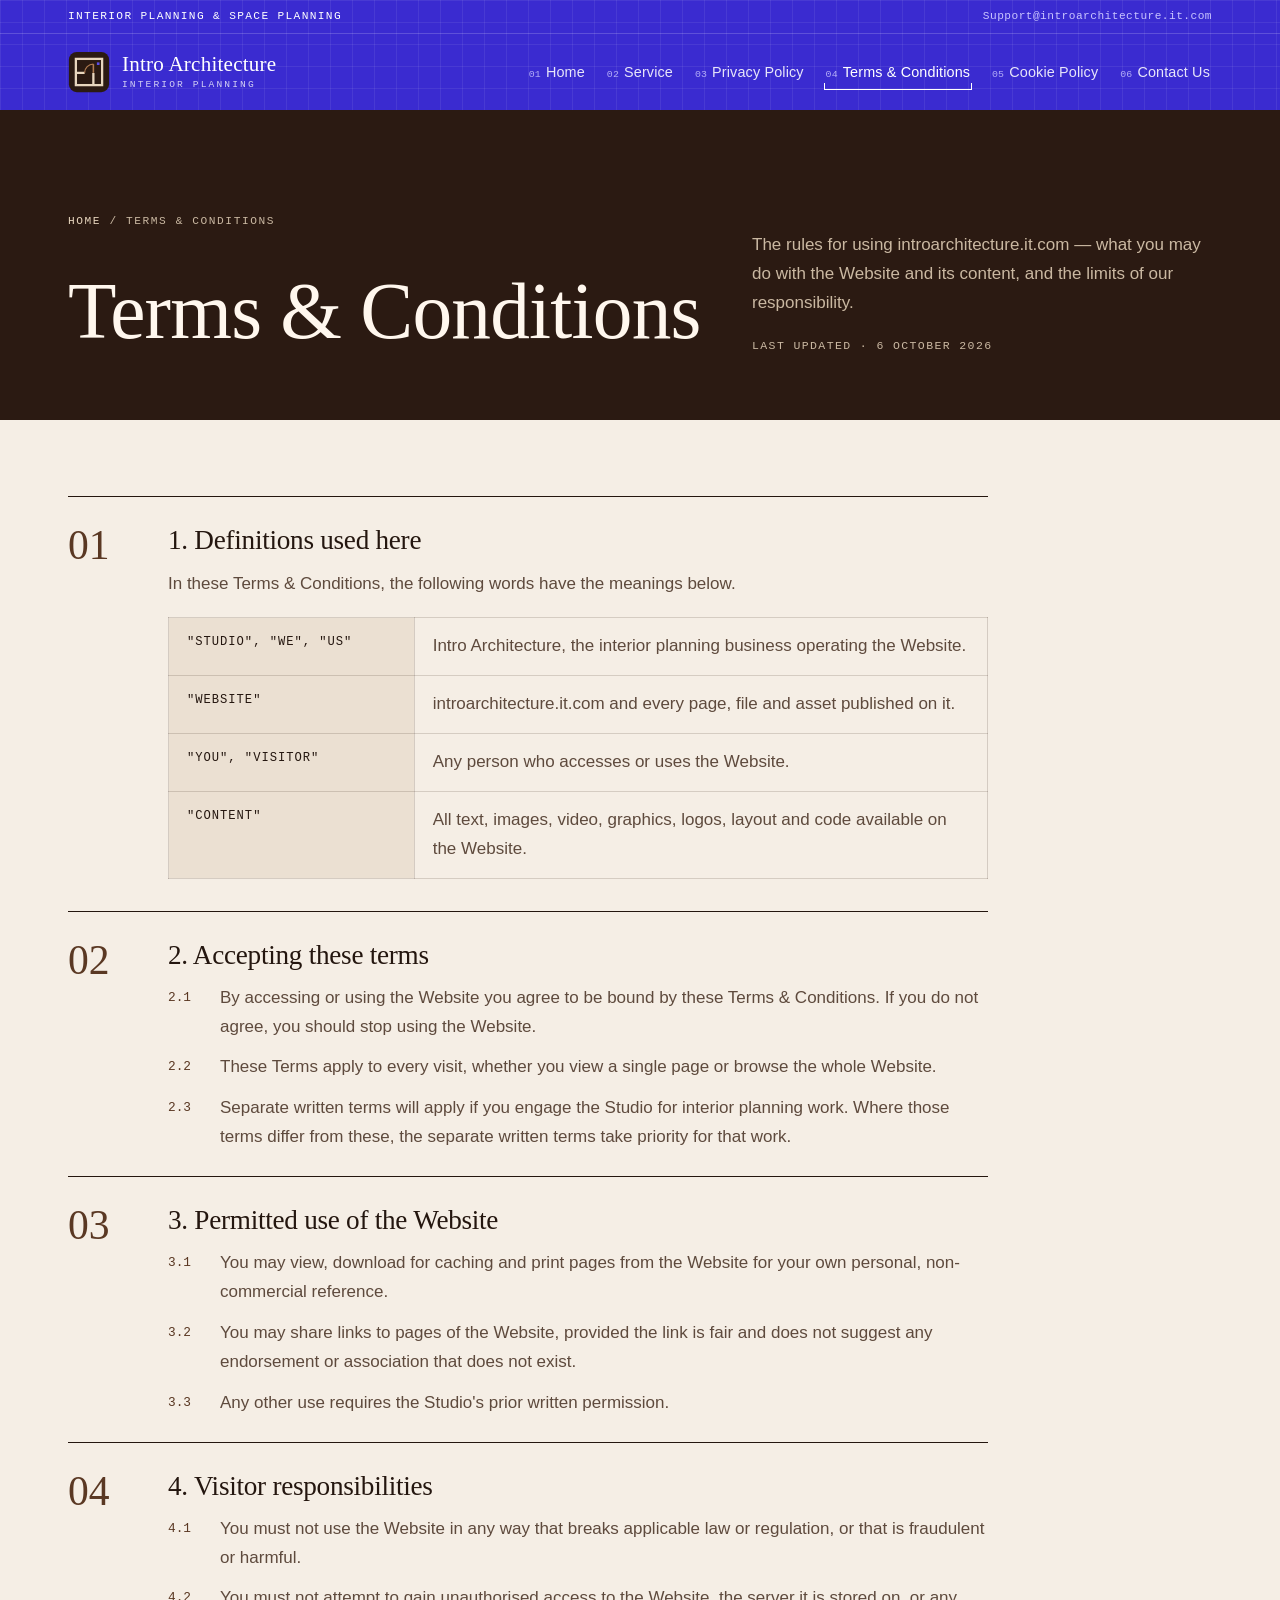
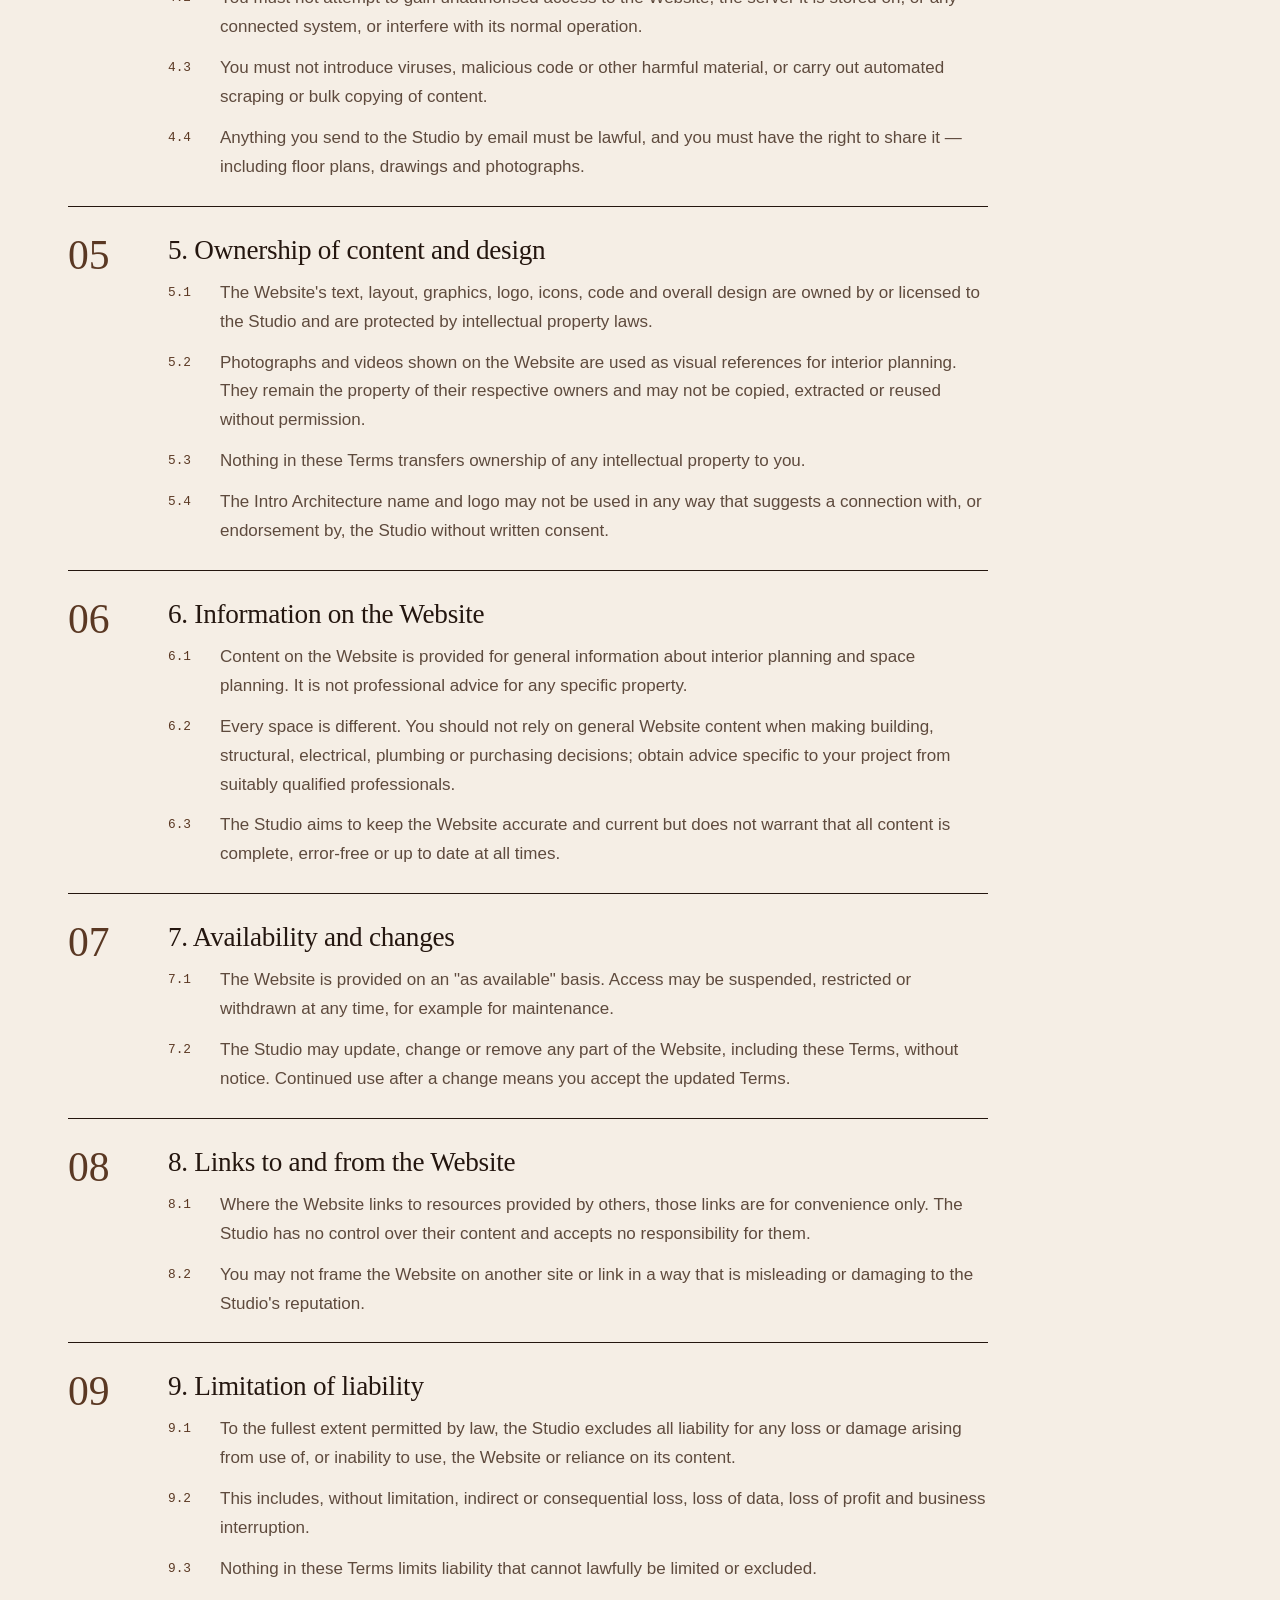
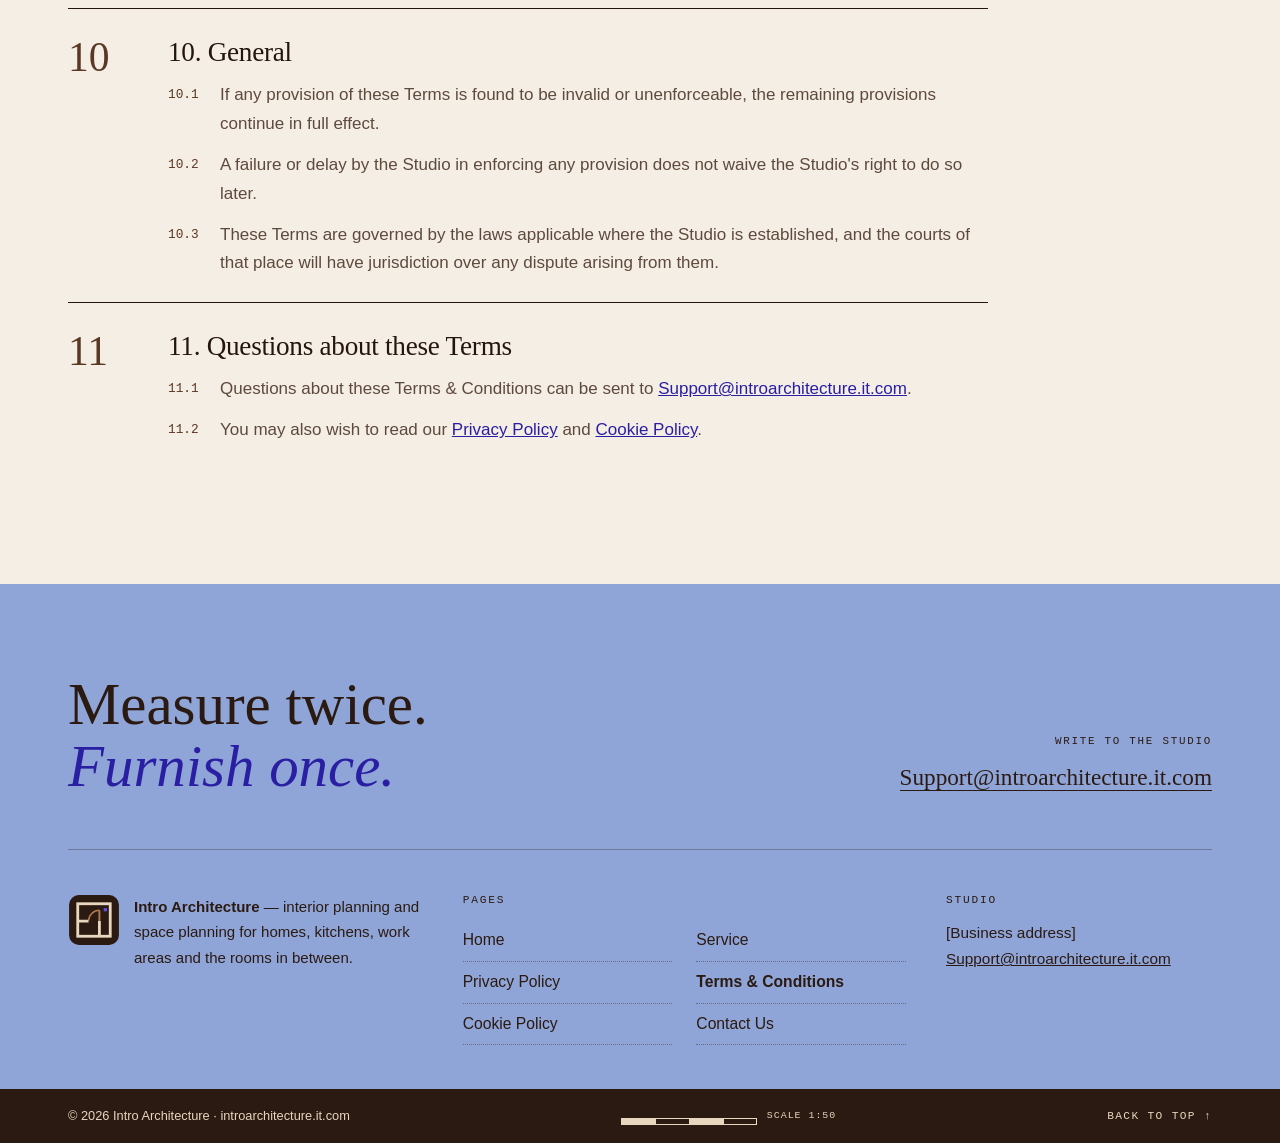
<file: terms-conditions/index.html>
<!DOCTYPE html>
<html lang="en">
<head>
<meta charset="utf-8">
<meta name="viewport" content="width=device-width, initial-scale=1">
<title>Terms &amp; Conditions | Intro Architecture</title>
<meta name="description" content="The terms that govern use of introarchitecture.it.com, covering permitted use, visitor responsibilities, intellectual property, website content and limitations of liability.">
<meta name="robots" content="index,follow">
<link rel="canonical" href="https://introarchitecture.it.com/terms-conditions/">
<meta property="og:type" content="website">
<meta property="og:site_name" content="Intro Architecture">
<meta property="og:title" content="Terms &amp; Conditions | Intro Architecture">
<meta property="og:description" content="The terms that govern use of introarchitecture.it.com, covering permitted use, visitor responsibilities, intellectual property, website content and limitations of liability.">
<meta property="og:url" content="https://introarchitecture.it.com/terms-conditions/">
<meta property="og:image" content="https://introarchitecture.it.com/assets/images/introarch-walnut-u-kitchen.jpg">
<meta property="og:image:alt" content="Walnut U-shaped kitchen with marble worktops and patterned floor tiles">
<meta name="twitter:card" content="summary_large_image">
<meta name="theme-color" content="#3a2bd0">
<link rel="icon" href="../favicon.ico" sizes="any">
<link rel="icon" type="image/png" sizes="32x32" href="../favicon-32.png">
<link rel="apple-touch-icon" href="../apple-touch-icon.png">
<link rel="manifest" href="../site.webmanifest">
<link rel="stylesheet" href="../assets/css/introarch-site.css">
</head>
<body>
<a class="ia-skip" href="#ia-main">Skip to content</a>
<header class="ia-head">
  <div class="ia-head__rail"><div class="ia-wrap"><span>Interior planning &amp; space planning</span><a href="mailto:Support@introarchitecture.it.com">Support@introarchitecture.it.com</a></div></div>
  <div class="ia-head__bar"><div class="ia-wrap">
    <a class="ia-brand" href="../" aria-label="Intro Architecture, home"><svg viewBox="0 0 48 48" role="img" aria-label="Intro Architecture logo">
  <rect x="1" y="1" width="46" height="46" rx="9" fill="#2b1a12"/>
  <rect x="9" y="9" width="30" height="30" fill="none" stroke="#e8d6be" stroke-width="2.6"/>
  <path d="M9 25H19M29 25V39" stroke="#e8d6be" stroke-width="2.6" fill="none"/>
  <path d="M29 25V15" stroke="#b07c52" stroke-width="1.8" fill="none"/>
  <path d="M19 25A10 10 0 0 1 29 15" stroke="#b07c52" stroke-width="1.4" fill="none"/>
  <rect x="33" y="13" width="3" height="3" fill="#5c4eeb"/>
</svg><span class="ia-brand__word"><b>Intro Architecture</b><small>Interior Planning</small></span></a>
    <button class="ia-burger" type="button" aria-expanded="false" aria-controls="ia-nav" aria-label="Open menu"><span></span><span></span><span></span></button>
    <nav class="ia-nav" id="ia-nav" aria-label="Main navigation">
      <ol><li><a href="../">Home</a></li><li><a href="../service/">Service</a></li><li><a href="../privacy-policy/">Privacy Policy</a></li><li><a href="../terms-conditions/" aria-current="page">Terms &amp; Conditions</a></li><li><a href="../cookie-policy/">Cookie Policy</a></li><li><a href="../contact-us/">Contact Us</a></li></ol>
      <a class="ia-nav__mail" href="mailto:Support@introarchitecture.it.com">Support@introarchitecture.it.com</a>
    </nav>
  </div></div>
</header>
<main id="ia-main">
<section class="ia-title" aria-labelledby="ia-t-h">
  <div class="ia-wrap">
    <p class="ia-crumbs"><a href="../">Home</a> / Terms &amp; Conditions</p>
    <div class="ia-title__grid"><h1 id="ia-t-h">Terms &amp; Conditions</h1><div><p>The rules for using introarchitecture.it.com — what you may do with the Website and its content, and the limits of our responsibility.</p><p class="ia-updated">Last updated · 6 October 2026</p></div></div>
  </div>
</section>
<section class="ia-legal"><div class="ia-wrap"><div class="ia-terms">
  <section class="ia-clause"><span class="ia-clause__no" aria-hidden="true">01</span><div><h2>1. Definitions used here</h2>
    <p>In these Terms &amp; Conditions, the following words have the meanings below.</p>
    <table class="ia-terms__defs"><tbody>
      <tr><th scope="row">"Studio", "we", "us"</th><td>Intro Architecture, the interior planning business operating the Website.</td></tr>
      <tr><th scope="row">"Website"</th><td>introarchitecture.it.com and every page, file and asset published on it.</td></tr>
      <tr><th scope="row">"You", "visitor"</th><td>Any person who accesses or uses the Website.</td></tr>
      <tr><th scope="row">"Content"</th><td>All text, images, video, graphics, logos, layout and code available on the Website.</td></tr>
    </tbody></table></div></section>
  <section class="ia-clause"><span class="ia-clause__no" aria-hidden="true">02</span><div><h2>2. Accepting these terms</h2><ol><li><span>2.1</span>By accessing or using the Website you agree to be bound by these Terms &amp; Conditions. If you do not agree, you should stop using the Website.</li><li><span>2.2</span>These Terms apply to every visit, whether you view a single page or browse the whole Website.</li><li><span>2.3</span>Separate written terms will apply if you engage the Studio for interior planning work. Where those terms differ from these, the separate written terms take priority for that work.</li></ol></div></section><section class="ia-clause"><span class="ia-clause__no" aria-hidden="true">03</span><div><h2>3. Permitted use of the Website</h2><ol><li><span>3.1</span>You may view, download for caching and print pages from the Website for your own personal, non-commercial reference.</li><li><span>3.2</span>You may share links to pages of the Website, provided the link is fair and does not suggest any endorsement or association that does not exist.</li><li><span>3.3</span>Any other use requires the Studio's prior written permission.</li></ol></div></section><section class="ia-clause"><span class="ia-clause__no" aria-hidden="true">04</span><div><h2>4. Visitor responsibilities</h2><ol><li><span>4.1</span>You must not use the Website in any way that breaks applicable law or regulation, or that is fraudulent or harmful.</li><li><span>4.2</span>You must not attempt to gain unauthorised access to the Website, the server it is stored on, or any connected system, or interfere with its normal operation.</li><li><span>4.3</span>You must not introduce viruses, malicious code or other harmful material, or carry out automated scraping or bulk copying of content.</li><li><span>4.4</span>Anything you send to the Studio by email must be lawful, and you must have the right to share it — including floor plans, drawings and photographs.</li></ol></div></section><section class="ia-clause"><span class="ia-clause__no" aria-hidden="true">05</span><div><h2>5. Ownership of content and design</h2><ol><li><span>5.1</span>The Website's text, layout, graphics, logo, icons, code and overall design are owned by or licensed to the Studio and are protected by intellectual property laws.</li><li><span>5.2</span>Photographs and videos shown on the Website are used as visual references for interior planning. They remain the property of their respective owners and may not be copied, extracted or reused without permission.</li><li><span>5.3</span>Nothing in these Terms transfers ownership of any intellectual property to you.</li><li><span>5.4</span>The Intro Architecture name and logo may not be used in any way that suggests a connection with, or endorsement by, the Studio without written consent.</li></ol></div></section><section class="ia-clause"><span class="ia-clause__no" aria-hidden="true">06</span><div><h2>6. Information on the Website</h2><ol><li><span>6.1</span>Content on the Website is provided for general information about interior planning and space planning. It is not professional advice for any specific property.</li><li><span>6.2</span>Every space is different. You should not rely on general Website content when making building, structural, electrical, plumbing or purchasing decisions; obtain advice specific to your project from suitably qualified professionals.</li><li><span>6.3</span>The Studio aims to keep the Website accurate and current but does not warrant that all content is complete, error-free or up to date at all times.</li></ol></div></section><section class="ia-clause"><span class="ia-clause__no" aria-hidden="true">07</span><div><h2>7. Availability and changes</h2><ol><li><span>7.1</span>The Website is provided on an "as available" basis. Access may be suspended, restricted or withdrawn at any time, for example for maintenance.</li><li><span>7.2</span>The Studio may update, change or remove any part of the Website, including these Terms, without notice. Continued use after a change means you accept the updated Terms.</li></ol></div></section><section class="ia-clause"><span class="ia-clause__no" aria-hidden="true">08</span><div><h2>8. Links to and from the Website</h2><ol><li><span>8.1</span>Where the Website links to resources provided by others, those links are for convenience only. The Studio has no control over their content and accepts no responsibility for them.</li><li><span>8.2</span>You may not frame the Website on another site or link in a way that is misleading or damaging to the Studio's reputation.</li></ol></div></section><section class="ia-clause"><span class="ia-clause__no" aria-hidden="true">09</span><div><h2>9. Limitation of liability</h2><ol><li><span>9.1</span>To the fullest extent permitted by law, the Studio excludes all liability for any loss or damage arising from use of, or inability to use, the Website or reliance on its content.</li><li><span>9.2</span>This includes, without limitation, indirect or consequential loss, loss of data, loss of profit and business interruption.</li><li><span>9.3</span>Nothing in these Terms limits liability that cannot lawfully be limited or excluded.</li></ol></div></section><section class="ia-clause"><span class="ia-clause__no" aria-hidden="true">10</span><div><h2>10. General</h2><ol><li><span>10.1</span>If any provision of these Terms is found to be invalid or unenforceable, the remaining provisions continue in full effect.</li><li><span>10.2</span>A failure or delay by the Studio in enforcing any provision does not waive the Studio's right to do so later.</li><li><span>10.3</span>These Terms are governed by the laws applicable where the Studio is established, and the courts of that place will have jurisdiction over any dispute arising from them.</li></ol></div></section><section class="ia-clause"><span class="ia-clause__no" aria-hidden="true">11</span><div><h2>11. Questions about these Terms</h2><ol><li><span>11.1</span>Questions about these Terms &amp; Conditions can be sent to <a href="mailto:Support@introarchitecture.it.com">Support@introarchitecture.it.com</a>.</li><li><span>11.2</span>You may also wish to read our <a href="../privacy-policy/">Privacy Policy</a> and <a href="../cookie-policy/">Cookie Policy</a>.</li></ol></div></section>
</div></div></section>
</main>
<footer class="ia-foot">
  <div class="ia-wrap">
    <div class="ia-foot__top">
      <p class="ia-foot__say">Measure twice.<br><em>Furnish once.</em></p>
      <div class="ia-foot__mail"><small>Write to the studio</small><a href="mailto:Support@introarchitecture.it.com">Support@introarchitecture.it.com</a></div>
    </div>
    <div class="ia-foot__mid">
      <div class="ia-foot__brand"><svg viewBox="0 0 48 48" role="img" aria-label="Intro Architecture logo">
  <rect x="1" y="1" width="46" height="46" rx="9" fill="#2b1a12"/>
  <rect x="9" y="9" width="30" height="30" fill="none" stroke="#e8d6be" stroke-width="2.6"/>
  <path d="M9 25H19M29 25V39" stroke="#e8d6be" stroke-width="2.6" fill="none"/>
  <path d="M29 25V15" stroke="#b07c52" stroke-width="1.8" fill="none"/>
  <path d="M19 25A10 10 0 0 1 29 15" stroke="#b07c52" stroke-width="1.4" fill="none"/>
  <rect x="33" y="13" width="3" height="3" fill="#5c4eeb"/>
</svg><p><strong>Intro Architecture</strong> — interior planning and space planning for homes, kitchens, work areas and the rooms in between.</p></div>
      <nav class="ia-foot__pages" aria-label="Footer navigation"><h2>Pages</h2><ul><li><a href="../">Home</a></li><li><a href="../service/">Service</a></li><li><a href="../privacy-policy/">Privacy Policy</a></li><li><a href="../terms-conditions/" aria-current="page">Terms &amp; Conditions</a></li><li><a href="../cookie-policy/">Cookie Policy</a></li><li><a href="../contact-us/">Contact Us</a></li></ul></nav>
      <div><h2>Studio</h2><address>[Business address]<br><a href="mailto:Support@introarchitecture.it.com">Support@introarchitecture.it.com</a></address></div>
    </div>
  </div>
  <div class="ia-foot__base"><div class="ia-wrap">
    <span>&copy; <span data-year>2026</span> Intro Architecture · introarchitecture.it.com</span>
    <span class="ia-scale" aria-hidden="true"><i></i><i></i><i></i><i></i><span>Scale 1:50</span></span>
    <a class="ia-totop" href="#ia-main">Back to top ↑</a>
  </div></div>
</footer>
<script src="../assets/js/introarch-site.js" defer></script>
</body>
</html>
</file>
<file: assets/css/introarch-site.css>
/* introarchitecture.it.com — site stylesheet
   Theme: Coffee Bean + Deep Walnut · Header: Vivid Royal · Footer: Wisteria Blue */

:root {
  --coffee: #2b1a12;
  --coffee-2: #3a2419;
  --walnut: #5a3823;
  --walnut-deep: #472c1b;
  --walnut-soft: #b07c52;
  --linen: #f5eee5;
  --linen-2: #ebe0d2;
  --sand: #e8d6be;
  --ink: #24160f;
  --ink-soft: #5e4a3d;
  --royal: #3a2bd0;
  --royal-deep: #2a1fa3;
  --royal-tint: #c9c4ff;
  --wisteria: #8fa5d7;
  --wisteria-deep: #6f87c0;
  --line-dark: rgba(232, 214, 190, .22);
  --line-light: rgba(43, 26, 18, .16);

  --serif: "Iowan Old Style", "Palatino Linotype", Palatino, "Book Antiqua", "URW Palladio L", P052, Georgia, serif;
  --sans: "Avenir Next", Avenir, "Segoe UI Variable Text", "Segoe UI", "Helvetica Neue", Arial, sans-serif;
  --mono: ui-monospace, "SF Mono", Menlo, Consolas, "Liberation Mono", monospace;

  --wrap: 1240px;
  --gutter: clamp(16px, 4vw, 48px);
  --sect: clamp(64px, 9vw, 128px);
}

*, *::before, *::after { box-sizing: border-box; }
html { -webkit-text-size-adjust: 100%; scroll-behavior: smooth; }
body {
  margin: 0;
  background: var(--linen);
  color: var(--ink);
  font-family: var(--sans);
  font-size: 17px;
  line-height: 1.7;
  overflow-x: hidden;
  text-rendering: optimizeLegibility;
}
img, video { display: block; max-width: 100%; height: auto; }
a { color: inherit; }
h1, h2, h3 { font-family: var(--serif); font-weight: 400; line-height: 1.12; margin: 0 0 .5em; letter-spacing: -.01em; }
h1 { font-size: clamp(2.5rem, 6.2vw, 5.4rem); }
h2 { font-size: clamp(1.9rem, 3.8vw, 3.1rem); }
h3 { font-size: clamp(1.25rem, 2vw, 1.55rem); }
p { margin: 0 0 1.1em; }
em { font-style: italic; }
::selection { background: var(--royal); color: #fff; }
:focus-visible { outline: 2px solid var(--royal); outline-offset: 3px; }

.ia-wrap { width: 100%; max-width: var(--wrap); margin: 0 auto; padding: 0 var(--gutter); }
.ia-skip { position: absolute; left: -999px; top: 8px; background: #fff; color: var(--ink); padding: 8px 14px; z-index: 200; }
.ia-skip:focus { left: 8px; }
.ia-tag {
  font-family: var(--mono); font-size: .74rem; letter-spacing: .14em; text-transform: uppercase;
  display: inline-flex; align-items: center; gap: .7em; margin-bottom: 1.4em;
}
.ia-tag::before { content: ""; width: 28px; height: 1px; background: currentColor; }
.ia-lede { font-family: var(--serif); font-size: clamp(1.2rem, 2vw, 1.5rem); line-height: 1.5; }

/* Buttons — drawn like a plan tag: square, hairline, offset tick */
.ia-btn {
  display: inline-flex; align-items: center; gap: .8em;
  font-family: var(--mono); font-size: .8rem; letter-spacing: .12em; text-transform: uppercase;
  text-decoration: none; padding: 1em 1.5em; border: 1px solid currentColor;
  position: relative; transition: background .25s, color .25s;
}
.ia-btn::after { content: "→"; font-family: var(--sans); transition: transform .25s; }
.ia-btn:hover::after { transform: translateX(4px); }
.ia-btn--solid { background: var(--sand); color: var(--coffee); border-color: var(--sand); }
.ia-btn--solid:hover { background: #fff; border-color: #fff; }
.ia-btn--line { color: var(--sand); }
.ia-btn--line:hover { background: var(--sand); color: var(--coffee); }
.ia-btn--ink { color: var(--ink); }
.ia-btn--ink:hover { background: var(--ink); color: var(--linen); }

/* ================= HEADER (Vivid Royal blueprint strip) ================= */
.ia-head {
  position: sticky; top: 0; z-index: 100;
  background-color: var(--royal);
  background-image:
    linear-gradient(rgba(255,255,255,.07) 1px, transparent 1px),
    linear-gradient(90deg, rgba(255,255,255,.07) 1px, transparent 1px);
  background-size: 22px 22px;
  color: #fff;
  transition: box-shadow .3s;
}
.ia-head.is-scrolled { box-shadow: 0 10px 30px -12px rgba(20, 10, 70, .55); }
.ia-head__rail { border-bottom: 1px solid rgba(255,255,255,.18); font-family: var(--mono); font-size: .7rem; letter-spacing: .12em; text-transform: uppercase; }
.ia-head__rail .ia-wrap { display: flex; justify-content: space-between; gap: 16px; padding-top: 7px; padding-bottom: 7px; }
.ia-head__rail a { text-decoration: none; text-transform: none; letter-spacing: .04em; color: var(--royal-tint); }
.ia-head__rail a:hover { color: #fff; }
.ia-head__bar .ia-wrap { display: flex; align-items: center; justify-content: space-between; gap: 24px; min-height: 76px; }

.ia-brand { display: inline-flex; align-items: center; gap: 12px; text-decoration: none; color: #fff; flex-shrink: 0; }
.ia-brand svg { width: 42px; height: 42px; flex-shrink: 0; }
.ia-brand__word { display: flex; flex-direction: column; line-height: 1; }
.ia-brand__word b { font-family: var(--serif); font-weight: 400; font-size: 1.32rem; letter-spacing: .01em; }
.ia-brand__word small { font-family: var(--mono); font-size: .6rem; letter-spacing: .22em; text-transform: uppercase; opacity: .78; margin-top: 5px; }

.ia-nav ol { list-style: none; margin: 0; padding: 0; display: flex; align-items: center; gap: clamp(8px, 1.4vw, 22px); counter-reset: navno; }
.ia-nav li { counter-increment: navno; }
.ia-nav a {
  display: inline-flex; align-items: baseline; gap: 5px;
  text-decoration: none; font-size: .9rem; letter-spacing: .01em; white-space: nowrap;
  padding: 8px 2px; position: relative; color: rgba(255,255,255,.88);
}
.ia-nav a::before { content: counter(navno, decimal-leading-zero); font-family: var(--mono); font-size: .62rem; color: var(--royal-tint); opacity: .85; }
.ia-nav a::after {
  content: ""; position: absolute; left: 0; right: 0; bottom: 2px; height: 7px;
  border-left: 1px solid #fff; border-right: 1px solid #fff; border-bottom: 1px solid #fff;
  transform: scaleX(0); transform-origin: left; transition: transform .3s;
}
.ia-nav a:hover { color: #fff; }
.ia-nav a:hover::after, .ia-nav a[aria-current="page"]::after { transform: scaleX(1); }
.ia-nav a[aria-current="page"] { color: #fff; }

.ia-burger {
  display: none; background: transparent; border: 1px solid rgba(255,255,255,.55); color: #fff;
  width: 48px; height: 44px; cursor: pointer; padding: 0; position: relative;
}
.ia-burger span { position: absolute; left: 13px; right: 13px; height: 1.5px; background: #fff; transition: transform .3s, opacity .2s; }
.ia-burger span:nth-child(1) { top: 15px; }
.ia-burger span:nth-child(2) { top: 21px; right: 19px; }
.ia-burger span:nth-child(3) { top: 27px; }
.ia-burger[aria-expanded="true"] span:nth-child(1) { transform: translateY(6px) rotate(45deg); }
.ia-burger[aria-expanded="true"] span:nth-child(2) { opacity: 0; }
.ia-burger[aria-expanded="true"] span:nth-child(3) { transform: translateY(-6px) rotate(-45deg); }

@media (max-width: 1080px) {
  .ia-burger { display: block; }
  .ia-head__rail { display: none; }
  .ia-nav {
    position: fixed; left: 0; right: 0; top: var(--ia-head-h, 76px); bottom: 0;
    background: var(--royal-deep);
    background-image: linear-gradient(rgba(255,255,255,.06) 1px, transparent 1px), linear-gradient(90deg, rgba(255,255,255,.06) 1px, transparent 1px);
    background-size: 22px 22px;
    padding: 28px var(--gutter) 40px; overflow-y: auto;
    visibility: hidden; opacity: 0; transform: translateY(-8px);
    transition: opacity .3s, transform .3s, visibility 0s .3s;
  }
  .ia-nav.is-open { visibility: visible; opacity: 1; transform: none; transition: opacity .3s, transform .3s; }
  .ia-nav ol { flex-direction: column; align-items: stretch; gap: 0; }
  .ia-nav li { border-bottom: 1px solid rgba(255,255,255,.16); }
  .ia-nav a { font-family: var(--serif); font-size: clamp(1.5rem, 6vw, 2.1rem); padding: 16px 0; gap: 14px; width: 100%; white-space: normal; }
  .ia-nav a::before { font-size: .72rem; }
  .ia-nav a::after { display: none; }
  .ia-nav a[aria-current="page"] { color: var(--royal-tint); }
  .ia-nav .ia-nav__mail { display: block; margin-top: 28px; font-family: var(--mono); font-size: .8rem; color: var(--royal-tint); word-break: break-all; }
  body.ia-locked { overflow: hidden; }
}
@media (min-width: 1081px) { .ia-nav .ia-nav__mail { display: none; } }

/* ================= HOME: HERO ================= */
.ia-hero { background: var(--coffee); color: var(--sand); padding: clamp(48px, 7vw, 96px) 0 0; position: relative; overflow: hidden; }
.ia-hero__grid { display: grid; grid-template-columns: minmax(0, 5fr) minmax(0, 7fr); gap: clamp(32px, 5vw, 72px); align-items: end; }
.ia-hero h1 { color: #fff7ee; margin-bottom: .35em; }
.ia-hero h1 em { color: var(--walnut-soft); }
.ia-hero__copy p { color: rgba(232,214,190,.86); max-width: 33em; }
.ia-hero__acts { display: flex; flex-wrap: wrap; gap: 12px; margin-top: 28px; }

.ia-dim { position: relative; padding: 28px 0 0 28px; }
.ia-dim__top, .ia-dim__side { position: absolute; font-family: var(--mono); font-size: .66rem; letter-spacing: .14em; text-transform: uppercase; color: var(--walnut-soft); }
.ia-dim__top { top: 0; left: 28px; right: 0; height: 18px; border-left: 1px solid; border-right: 1px solid; display: flex; justify-content: center; align-items: center; }
.ia-dim__top::before { content: ""; position: absolute; left: 0; right: 0; top: 50%; border-top: 1px solid; }
.ia-dim__top span, .ia-dim__side span { position: relative; background: var(--coffee); padding: 0 10px; }
.ia-dim__side { left: 0; top: 28px; bottom: 0; width: 18px; border-top: 1px solid; border-bottom: 1px solid; display: flex; align-items: center; justify-content: center; }
.ia-dim__side::before { content: ""; position: absolute; top: 0; bottom: 0; left: 50%; border-left: 1px solid; }
.ia-dim__side span { writing-mode: vertical-rl; transform: rotate(180deg); padding: 10px 0; }
.ia-frame { position: relative; aspect-ratio: 16 / 9; background: #120a06; overflow: hidden; }
.ia-frame video { width: 100%; height: 100%; object-fit: contain; }

.ia-hero__terms {
  margin-top: clamp(48px, 6vw, 80px); border-top: 1px solid var(--line-dark);
  display: grid; grid-template-columns: repeat(5, minmax(0, 1fr));
}
.ia-hero__terms li { list-style: none; padding: 20px 16px 24px 0; font-family: var(--mono); font-size: .74rem; letter-spacing: .12em; text-transform: uppercase; color: rgba(232,214,190,.7); border-right: 1px solid var(--line-dark); padding-left: 16px; }
.ia-hero__terms li:first-child { padding-left: 0; }
.ia-hero__terms li:last-child { border-right: 0; }
.ia-hero__terms b { display: block; font-family: var(--serif); font-weight: 400; font-size: 1.15rem; letter-spacing: 0; text-transform: none; color: var(--sand); margin-bottom: 2px; }
.ia-hero__terms ul { margin: 0; padding: 0; }

/* ================= HOME: PROLOGUE ================= */
.ia-prologue { padding: var(--sect) 0; }
.ia-prologue__grid { display: grid; grid-template-columns: minmax(0, 3fr) minmax(0, 6fr) minmax(0, 3fr); gap: clamp(28px, 4vw, 56px); align-items: start; }
.ia-prologue h2 { font-size: clamp(1.8rem, 3.4vw, 2.7rem); }
.ia-prologue__body p:first-of-type::first-letter { font-family: var(--serif); float: left; font-size: 4.2em; line-height: .82; padding: 6px 12px 0 0; color: var(--walnut); }
.ia-prologue__body { color: var(--ink-soft); }
.ia-sketch figure { margin: 0; }
.ia-sketch img { width: 100%; border: 1px solid var(--line-light); padding: 8px; background: #fff; }
.ia-sketch figcaption, .ia-cap { font-family: var(--mono); font-size: .68rem; letter-spacing: .12em; text-transform: uppercase; color: var(--ink-soft); margin-top: 10px; }

/* ================= HOME: GALLERY (masonry, natural ratios) ================= */
.ia-plates { background: var(--walnut-deep); color: var(--sand); padding: var(--sect) 0; }
.ia-plates__head { display: grid; grid-template-columns: minmax(0, 1fr) minmax(0, 1fr); gap: 40px; align-items: end; margin-bottom: clamp(36px, 5vw, 64px); }
.ia-plates__head h2 { color: #fff7ee; margin: 0; }
.ia-plates__head p { margin: 0; color: rgba(232,214,190,.8); }
.ia-masonry { columns: 3 300px; column-gap: clamp(16px, 2vw, 28px); }
.ia-masonry figure { break-inside: avoid; margin: 0 0 clamp(16px, 2vw, 28px); }
.ia-masonry img { width: 100%; height: auto; }
.ia-masonry figcaption { display: flex; justify-content: space-between; gap: 12px; padding-top: 10px; border-top: 1px solid var(--line-dark); margin-top: 10px; font-family: var(--mono); font-size: .68rem; letter-spacing: .1em; text-transform: uppercase; color: rgba(232,214,190,.75); }
.ia-masonry figcaption b { font-weight: 400; color: var(--sand); }

/* ================= HOME: HIGHLIGHTS ================= */
.ia-points { padding: var(--sect) 0; }
.ia-points__grid { display: grid; grid-template-columns: minmax(0, 4fr) minmax(0, 8fr); gap: clamp(32px, 5vw, 80px); }
.ia-points__intro { position: sticky; top: 140px; align-self: start; }
.ia-points ol { list-style: none; margin: 0; padding: 0; counter-reset: pt; display: grid; grid-template-columns: repeat(2, minmax(0, 1fr)); column-gap: clamp(24px, 4vw, 56px); }
.ia-points li { counter-increment: pt; border-top: 1px solid var(--line-light); padding: 26px 0 30px; }
.ia-points li::before { content: counter(pt, decimal-leading-zero) " /"; font-family: var(--mono); font-size: .72rem; letter-spacing: .14em; color: var(--walnut); display: block; margin-bottom: 14px; }
.ia-points li h3 { margin-bottom: .4em; }
.ia-points li p { color: var(--ink-soft); margin: 0; font-size: .97rem; }

/* ================= HOME: APPROACH ================= */
.ia-approach { background: var(--coffee); color: var(--sand); padding: var(--sect) 0; }
.ia-approach__grid { display: grid; grid-template-columns: minmax(0, 5fr) minmax(0, 7fr); gap: clamp(32px, 6vw, 96px); }
.ia-approach__media { position: sticky; top: 130px; align-self: start; }
.ia-approach__media img { width: 100%; height: auto; }
.ia-approach h2 { color: #fff7ee; }
.ia-steps { list-style: none; margin: 32px 0 0; padding: 0; counter-reset: st; }
.ia-steps li { counter-increment: st; display: grid; grid-template-columns: 64px minmax(0, 1fr); gap: 20px; padding: 24px 0; border-top: 1px dashed var(--line-dark); }
.ia-steps li::before { content: counter(st); font-family: var(--serif); font-size: 2.4rem; line-height: 1; color: var(--walnut-soft); }
.ia-steps h3 { color: #fff7ee; margin-bottom: .3em; }
.ia-steps p { margin: 0; color: rgba(232,214,190,.78); font-size: .97rem; }

/* ================= HOME: CATEGORY INDEX ================= */
.ia-index { padding: var(--sect) 0; }
.ia-index__head { display: flex; justify-content: space-between; align-items: end; gap: 24px; flex-wrap: wrap; margin-bottom: 40px; }
.ia-index__head h2 { margin: 0; max-width: 16em; }
.ia-index__list { list-style: none; margin: 0; padding: 0; border-bottom: 1px solid var(--ink); }
.ia-index__list a {
  display: grid; grid-template-columns: 80px minmax(0, 4fr) minmax(0, 6fr) 40px; gap: 24px; align-items: baseline;
  text-decoration: none; padding: 26px 0; border-top: 1px solid var(--ink); transition: background .25s, padding .25s;
}
.ia-index__list a:hover { background: var(--linen-2); padding-left: 14px; padding-right: 14px; }
.ia-index__no { font-family: var(--mono); font-size: .74rem; letter-spacing: .12em; color: var(--walnut); }
.ia-index__name { font-family: var(--serif); font-size: clamp(1.35rem, 2.4vw, 1.9rem); line-height: 1.2; }
.ia-index__desc { color: var(--ink-soft); font-size: .96rem; }
.ia-index__arrow { justify-self: end; font-size: 1.3rem; transition: transform .25s; }
.ia-index__list a:hover .ia-index__arrow { transform: translateX(6px); color: var(--royal); }

/* ================= HOME: INSIDE / OUTSIDE ================= */
.ia-duo { background: var(--linen-2); padding: var(--sect) 0; }
.ia-duo__grid { display: grid; grid-template-columns: minmax(0, 5fr) minmax(0, 4fr) minmax(0, 3fr); gap: clamp(20px, 3vw, 40px); align-items: start; }
.ia-duo figure { margin: 0; }
.ia-duo figure:nth-child(2) { margin-top: clamp(40px, 8vw, 120px); }
.ia-duo__text { align-self: center; }
.ia-duo__text p { color: var(--ink-soft); }

/* ================= CTA ================= */
.ia-call { background: var(--walnut); color: var(--sand); padding: clamp(64px, 8vw, 112px) 0; position: relative; overflow: hidden; }
.ia-call::before {
  content: ""; position: absolute; right: -60px; top: -60px; width: 340px; height: 340px;
  border: 1px solid var(--line-dark); border-radius: 0 0 0 100%; pointer-events: none;
}
.ia-call__grid { display: grid; grid-template-columns: minmax(0, 7fr) minmax(0, 5fr); gap: 48px; align-items: end; position: relative; }
.ia-call h2 { color: #fff7ee; margin: 0 0 .3em; }
.ia-call p { color: rgba(232,214,190,.86); margin: 0; max-width: 34em; }
.ia-call__side { display: flex; flex-direction: column; align-items: flex-start; gap: 18px; }
.ia-call__mail { font-family: var(--mono); font-size: .9rem; color: var(--sand); word-break: break-all; }

/* ================= INNER PAGE TITLE ================= */
.ia-title { background: var(--coffee); color: var(--sand); padding: clamp(56px, 8vw, 110px) 0 clamp(40px, 5vw, 64px); }
.ia-title__grid { display: grid; grid-template-columns: minmax(0, 7fr) minmax(0, 5fr); gap: 40px; align-items: end; }
.ia-title h1 { color: #fff7ee; margin: 0; }
.ia-title p { color: rgba(232,214,190,.84); margin: 0; }
.ia-crumbs { font-family: var(--mono); font-size: .7rem; letter-spacing: .14em; text-transform: uppercase; margin-bottom: 22px; color: var(--walnut-soft); }
.ia-crumbs a { text-decoration: none; color: var(--sand); }
.ia-crumbs a:hover { text-decoration: underline; }

/* ================= SERVICE ================= */
.ia-sheetnav { background: var(--linen-2); border-bottom: 1px solid var(--line-light); position: sticky; top: var(--ia-head-h, 108px); z-index: 50; }
.ia-sheetnav ul { list-style: none; margin: 0; padding: 12px 0; display: flex; flex-wrap: wrap; gap: 6px 22px; }
.ia-sheetnav a { font-family: var(--mono); font-size: .7rem; letter-spacing: .1em; text-transform: uppercase; text-decoration: none; color: var(--ink-soft); }
.ia-sheetnav a:hover { color: var(--royal); }
@media (max-width: 860px) { .ia-sheetnav { position: static; } }

.ia-brief { padding: var(--sect) 0; }
.ia-brief__grid { display: grid; grid-template-columns: minmax(0, 6fr) minmax(0, 6fr); gap: clamp(32px, 5vw, 72px); align-items: center; }
.ia-brief__grid .ia-frame { box-shadow: 18px 18px 0 var(--sand); }

.ia-sheet { padding: clamp(56px, 7vw, 96px) 0; border-top: 1px solid var(--line-light); scroll-margin-top: 160px; }
.ia-sheet:nth-of-type(even) { background: #efe6da; }
.ia-sheet__grid { display: grid; grid-template-columns: minmax(0, 5fr) minmax(0, 7fr); gap: clamp(32px, 5vw, 80px); align-items: start; }
.ia-sheet--flip .ia-sheet__media { order: 2; }
.ia-sheet__media { display: grid; grid-template-columns: minmax(0, 1fr) minmax(0, 1fr); gap: 14px; align-items: start; }
.ia-sheet__media--one { grid-template-columns: minmax(0, 1fr); }
.ia-sheet__media figure { margin: 0; }
.ia-sheet__media figure:nth-child(2) { margin-top: 48px; }
.ia-sheet__label { font-family: var(--mono); font-size: .7rem; letter-spacing: .16em; text-transform: uppercase; color: var(--walnut); display: flex; gap: 16px; border-bottom: 1px solid var(--ink); padding-bottom: 10px; margin-bottom: 24px; }
.ia-sheet__label span:last-child { margin-left: auto; }
.ia-sheet__text > p { color: var(--ink-soft); }
.ia-checks { list-style: none; padding: 0; margin: 24px 0 0; display: grid; grid-template-columns: repeat(2, minmax(0, 1fr)); gap: 0 28px; }
.ia-checks li { padding: 11px 0 11px 26px; border-top: 1px solid var(--line-light); position: relative; font-size: .95rem; }
.ia-checks li::before { content: ""; position: absolute; left: 0; top: 19px; width: 12px; height: 12px; border: 1px solid var(--walnut); border-radius: 0 0 0 12px; }

.ia-glossary { background: var(--coffee); color: var(--sand); padding: var(--sect) 0; }
.ia-glossary h2 { color: #fff7ee; max-width: 15em; }
.ia-glossary dl { display: grid; grid-template-columns: repeat(3, minmax(0, 1fr)); margin: 48px 0 0; border-left: 1px solid var(--line-dark); }
.ia-glossary dl > div { padding: 0 24px 36px; border-right: 1px solid var(--line-dark); }
.ia-glossary dl > div:nth-child(3n) { border-right: 0; }
.ia-glossary dt { font-family: var(--serif); font-size: 1.45rem; color: #fff7ee; margin-bottom: 8px; padding-top: 28px; border-top: 1px solid var(--line-dark); }
.ia-glossary dd { margin: 0; color: rgba(232,214,190,.78); font-size: .95rem; }

.ia-outputs { padding: var(--sect) 0; }
.ia-outputs__grid { display: grid; grid-template-columns: minmax(0, 4fr) minmax(0, 8fr); gap: clamp(32px, 5vw, 72px); }
.ia-table { width: 100%; border-collapse: collapse; font-size: .96rem; }
.ia-table th, .ia-table td { text-align: left; vertical-align: top; padding: 16px 16px 16px 0; border-top: 1px solid var(--line-light); }
.ia-table th { font-family: var(--serif); font-weight: 400; font-size: 1.12rem; width: 34%; }
.ia-table td { color: var(--ink-soft); }
.ia-table thead th { font-family: var(--mono); font-size: .68rem; letter-spacing: .14em; text-transform: uppercase; color: var(--walnut); border-top: 0; border-bottom: 1px solid var(--ink); }

.ia-faq { padding: 0 0 var(--sect); }
.ia-faq__grid { display: grid; grid-template-columns: minmax(0, 4fr) minmax(0, 8fr); gap: clamp(32px, 5vw, 72px); }
.ia-faq details { border-top: 1px solid var(--ink); }
.ia-faq details:last-child { border-bottom: 1px solid var(--ink); }
.ia-faq summary { cursor: pointer; list-style: none; padding: 20px 40px 20px 0; font-family: var(--serif); font-size: 1.22rem; position: relative; }
.ia-faq summary::-webkit-details-marker { display: none; }
.ia-faq summary::after { content: "+"; position: absolute; right: 4px; top: 16px; font-family: var(--sans); font-size: 1.5rem; color: var(--walnut); transition: transform .25s; }
.ia-faq details[open] summary::after { transform: rotate(45deg); }
.ia-faq details p { color: var(--ink-soft); padding-right: 40px; }

/* ================= LEGAL — shared base ================= */
.ia-legal { padding: clamp(48px, 6vw, 88px) 0 var(--sect); }
.ia-legal h2 { font-size: clamp(1.5rem, 2.6vw, 2rem); margin-top: 1.6em; }
.ia-legal h3 { margin-top: 1.4em; }
.ia-legal p, .ia-legal li { color: var(--ink-soft); }
.ia-legal a { color: var(--royal-deep); }
.ia-updated { font-family: var(--mono); font-size: .72rem; letter-spacing: .12em; text-transform: uppercase; color: var(--walnut-soft); margin-top: 18px !important; }

/* Privacy: sidebar contents + prose */
.ia-priv { display: grid; grid-template-columns: minmax(0, 3fr) minmax(0, 8fr); gap: clamp(32px, 5vw, 80px); }
.ia-priv__toc { position: sticky; top: 140px; align-self: start; border-left: 2px solid var(--walnut); padding-left: 20px; }
.ia-priv__toc p { font-family: var(--mono); font-size: .7rem; letter-spacing: .14em; text-transform: uppercase; color: var(--walnut); margin-bottom: 12px; }
.ia-priv__toc ol { margin: 0; padding-left: 18px; font-size: .9rem; }
.ia-priv__toc li { margin-bottom: 6px; }
.ia-priv__toc a { color: var(--ink); text-decoration: none; }
.ia-priv__toc a:hover { color: var(--royal); }
.ia-priv__body { max-width: 46em; }
.ia-priv__body > section { scroll-margin-top: 140px; }
.ia-priv__body > section:first-child h2 { margin-top: 0; }
.ia-plain { font-family: var(--serif); font-size: 1.3rem; line-height: 1.55; color: var(--ink) !important; border-bottom: 1px solid var(--line-light); padding-bottom: 1.2em; }

/* Terms: numbered clauses on a ruled sheet */
.ia-terms { max-width: 920px; }
.ia-terms__defs { width: 100%; border-collapse: collapse; margin: 0 0 24px; border: 1px solid var(--ink); }
.ia-terms__defs th, .ia-terms__defs td { padding: 14px 18px; border: 1px solid var(--line-light); text-align: left; vertical-align: top; }
.ia-terms__defs th { font-family: var(--mono); font-weight: 400; font-size: .76rem; letter-spacing: .08em; text-transform: uppercase; width: 30%; background: var(--linen-2); color: var(--ink); }
.ia-terms__defs td { color: var(--ink-soft); }
.ia-clause { display: grid; grid-template-columns: 76px minmax(0, 1fr); gap: 24px; border-top: 1px solid var(--ink); padding: 28px 0 8px; }
.ia-clause__no { font-family: var(--serif); font-size: 2.6rem; line-height: 1; color: var(--walnut); }
.ia-clause h2 { margin-top: 0 !important; font-size: clamp(1.35rem, 2.2vw, 1.7rem); }
.ia-clause ol { list-style: none; padding: 0; margin: 0 0 16px; }
.ia-clause ol li { padding-left: 52px; position: relative; margin-bottom: 12px; }
.ia-clause ol li > span:first-child { position: absolute; left: 0; font-family: var(--mono); font-size: .8rem; color: var(--walnut); top: 3px; }

/* Cookie: question cards in a two-column Q&A rhythm */
.ia-ck__summary { background: var(--coffee); color: var(--sand); padding: clamp(24px, 4vw, 40px); display: grid; grid-template-columns: repeat(3, minmax(0, 1fr)); gap: 28px; margin-bottom: clamp(40px, 5vw, 64px); }
.ia-ck__summary div { border-top: 1px solid var(--line-dark); padding-top: 16px; }
.ia-ck__summary b { display: block; font-family: var(--serif); font-weight: 400; font-size: 1.25rem; color: #fff7ee; margin-bottom: 6px; }
.ia-ck__summary span { font-size: .93rem; color: rgba(232,214,190,.82); }
.ia-qa { display: grid; grid-template-columns: minmax(0, 4fr) minmax(0, 7fr); gap: clamp(24px, 4vw, 64px); padding: 32px 0; border-top: 1px dashed var(--line-light); }
.ia-qa h2 { margin: 0 !important; font-size: clamp(1.35rem, 2.3vw, 1.8rem); font-style: italic; }
.ia-qa > div > p:last-child { margin-bottom: 0; }
.ia-ck__table { width: 100%; border-collapse: collapse; font-size: .94rem; margin: 6px 0 14px; }
.ia-ck__table th, .ia-ck__table td { border-bottom: 1px solid var(--line-light); padding: 12px 10px 12px 0; text-align: left; vertical-align: top; }
.ia-ck__table thead th { font-family: var(--mono); font-weight: 400; font-size: .68rem; text-transform: uppercase; letter-spacing: .12em; color: var(--walnut); border-bottom: 1px solid var(--ink); }
.ia-ck__table td { color: var(--ink-soft); }
.ia-pill { display: inline-block; font-family: var(--mono); font-size: .68rem; letter-spacing: .08em; text-transform: uppercase; padding: 3px 8px; border: 1px solid currentColor; white-space: nowrap; }
.ia-pill--no { color: var(--walnut); }
.ia-pill--yes { color: var(--royal-deep); }
.ia-browsers { display: grid; grid-template-columns: repeat(2, minmax(0, 1fr)); gap: 0 28px; margin: 6px 0 0; }
.ia-browsers div { border-top: 1px solid var(--line-light); padding: 12px 0; }
.ia-browsers dt { font-weight: 600; color: var(--ink); font-size: .95rem; }
.ia-browsers dd { margin: 2px 0 0; color: var(--ink-soft); font-size: .92rem; }

/* ================= CONTACT ================= */
.ia-contact { padding: var(--sect) 0; }
.ia-contact__grid { display: grid; grid-template-columns: minmax(0, 6fr) minmax(0, 6fr); gap: clamp(32px, 5vw, 80px); align-items: start; }
.ia-titleblock { border: 2px solid var(--ink); background: #fbf7f1; }
.ia-titleblock__row { display: grid; grid-template-columns: 130px minmax(0, 1fr); border-bottom: 1px solid var(--ink); }
.ia-titleblock__row:last-child { border-bottom: 0; }
.ia-titleblock__row > span { font-family: var(--mono); font-size: .68rem; letter-spacing: .14em; text-transform: uppercase; color: var(--walnut); padding: 18px 16px; border-right: 1px solid var(--ink); }
.ia-titleblock__row > div { padding: 16px 18px; font-size: 1.02rem; min-width: 0; overflow-wrap: anywhere; }
.ia-titleblock__row--big > div { font-family: var(--serif); font-size: clamp(1.2rem, 2.4vw, 1.6rem); }
.ia-titleblock a { color: var(--royal-deep); }
.ia-titleblock__head { background: var(--coffee); color: var(--sand); padding: 16px 18px; display: flex; justify-content: space-between; gap: 12px; font-family: var(--mono); font-size: .7rem; letter-spacing: .14em; text-transform: uppercase; }
.ia-contact__notes { margin-top: 40px; }
.ia-contact__notes ol { margin: 0; padding: 0; list-style: none; counter-reset: cn; }
.ia-contact__notes li { counter-increment: cn; display: grid; grid-template-columns: 44px minmax(0, 1fr); padding: 14px 0; border-top: 1px solid var(--line-light); color: var(--ink-soft); }
.ia-contact__notes li::before { content: counter(cn, lower-alpha) "."; font-family: var(--serif); font-size: 1.2rem; color: var(--walnut); }
.ia-contact__visual figure { margin: 0; }
.ia-contact__visual figure + figure { margin-top: 18px; }
.ia-contact__pair { display: grid; grid-template-columns: minmax(0, 1fr) minmax(0, 1fr); gap: 16px; align-items: start; margin-top: 18px; }
.ia-contact__pair figure { margin: 0 !important; }

/* ================= FOOTER (Wisteria Blue) ================= */
.ia-foot { background: var(--wisteria); color: var(--coffee); position: relative; overflow: hidden; }
.ia-foot__top { padding: clamp(56px, 7vw, 96px) 0 clamp(36px, 4vw, 56px); display: grid; grid-template-columns: minmax(0, 7fr) minmax(0, 5fr); gap: 40px; align-items: end; border-bottom: 1px solid rgba(43,26,18,.3); }
.ia-foot__say { font-family: var(--serif); font-size: clamp(2rem, 4.6vw, 3.8rem); line-height: 1.05; margin: 0; }
.ia-foot__say em { color: var(--royal-deep); }
.ia-foot__mail { justify-self: end; text-align: right; }
.ia-foot__mail small { display: block; font-family: var(--mono); font-size: .68rem; letter-spacing: .16em; text-transform: uppercase; margin-bottom: 8px; }
.ia-foot__mail a { font-family: var(--serif); font-size: clamp(1.05rem, 2vw, 1.45rem); text-decoration: none; border-bottom: 1px solid var(--coffee); overflow-wrap: anywhere; }
.ia-foot__mail a:hover { color: var(--royal-deep); border-color: var(--royal-deep); }
.ia-foot__mid { display: grid; grid-template-columns: minmax(0, 4fr) minmax(0, 5fr) minmax(0, 3fr); gap: 40px; padding: 44px 0; }
.ia-foot__brand { display: flex; gap: 14px; align-items: flex-start; }
.ia-foot__brand svg { width: 52px; height: 52px; flex-shrink: 0; }
.ia-foot__brand p { margin: 0; font-size: .94rem; max-width: 24em; }
.ia-foot h2 { font-family: var(--mono); font-size: .7rem; letter-spacing: .16em; text-transform: uppercase; margin: 0 0 14px; font-weight: 400; }
.ia-foot__pages ul { list-style: none; margin: 0; padding: 0; display: grid; grid-template-columns: repeat(2, minmax(0, 1fr)); gap: 0 24px; }
.ia-foot__pages a { display: block; padding: 7px 0; text-decoration: none; border-bottom: 1px dotted rgba(43,26,18,.4); font-size: .98rem; }
.ia-foot__pages a:hover { color: var(--royal-deep); }
.ia-foot__pages a[aria-current="page"] { font-weight: 600; }
.ia-foot address { font-style: normal; font-size: .96rem; overflow-wrap: anywhere; }
.ia-foot__base { background: var(--coffee); color: var(--sand); font-size: .8rem; }
.ia-foot__base .ia-wrap { display: flex; flex-wrap: wrap; align-items: center; justify-content: space-between; gap: 14px 28px; padding-top: 16px; padding-bottom: 16px; }
.ia-scale { display: flex; align-items: flex-end; gap: 0; font-family: var(--mono); font-size: .62rem; }
.ia-scale i { display: block; width: 34px; height: 7px; border: 1px solid var(--sand); border-right: 0; }
.ia-scale i:nth-child(odd) { background: var(--sand); }
.ia-scale i:last-of-type { border-right: 1px solid var(--sand); }
.ia-scale span { margin-left: 10px; letter-spacing: .1em; text-transform: uppercase; }
.ia-foot__base a { color: var(--sand); }
.ia-totop { font-family: var(--mono); text-transform: uppercase; letter-spacing: .12em; font-size: .7rem; text-decoration: none; }

/* ================= 404 ================= */
.ia-lost { background: var(--coffee); color: var(--sand); padding: clamp(80px, 12vw, 160px) 0; text-align: center; }
.ia-lost h1 { color: #fff7ee; }
.ia-lost p { max-width: 32em; margin: 0 auto 28px; color: rgba(232,214,190,.84); }
.ia-lost svg { width: 120px; height: 120px; margin: 0 auto 28px; }
.ia-lost__links { display: flex; flex-wrap: wrap; gap: 12px; justify-content: center; }

/* ================= REVEAL ================= */
.ia-js .ia-rise { opacity: 0; transform: translateY(22px); transition: opacity .8s ease, transform .8s ease; }
.ia-js .ia-rise.is-in { opacity: 1; transform: none; }
@media (prefers-reduced-motion: reduce) {
  html { scroll-behavior: auto; }
  .ia-js .ia-rise { opacity: 1; transform: none; transition: none; }
}

/* ================= RESPONSIVE ================= */
@media (max-width: 1080px) {
  .ia-hero__grid { grid-template-columns: minmax(0, 1fr); }
  .ia-hero__terms { grid-template-columns: repeat(3, minmax(0, 1fr)); }
  .ia-hero__terms li:nth-child(3) { border-right: 0; }
  .ia-hero__terms li:nth-child(4) { padding-left: 0; }
  .ia-hero__terms li:nth-child(n+4) { border-top: 1px solid var(--line-dark); }
  .ia-prologue__grid { grid-template-columns: minmax(0, 1fr) minmax(0, 1fr); }
  .ia-prologue__grid > :first-child { grid-column: 1 / -1; }
  .ia-duo__grid { grid-template-columns: minmax(0, 1fr) minmax(0, 1fr); }
  .ia-duo__text { grid-column: 1 / -1; order: -1; max-width: 40em; }
  .ia-glossary dl { grid-template-columns: repeat(2, minmax(0, 1fr)); }
  .ia-glossary dl > div:nth-child(3n) { border-right: 1px solid var(--line-dark); }
  .ia-glossary dl > div:nth-child(2n) { border-right: 0; }
  .ia-foot__mid { grid-template-columns: minmax(0, 1fr) minmax(0, 1fr); }
  .ia-foot__brand { grid-column: 1 / -1; }
}
@media (max-width: 860px) {
  body { font-size: 16px; }
  .ia-plates__head, .ia-points__grid, .ia-approach__grid, .ia-call__grid, .ia-title__grid,
  .ia-brief__grid, .ia-sheet__grid, .ia-outputs__grid, .ia-faq__grid, .ia-priv, .ia-contact__grid,
  .ia-qa, .ia-foot__top { grid-template-columns: minmax(0, 1fr); }
  .ia-points__intro, .ia-approach__media, .ia-priv__toc { position: static; }
  .ia-approach__media { max-width: 460px; }
  .ia-sheet--flip .ia-sheet__media { order: 0; }
  .ia-index__list a { grid-template-columns: 52px minmax(0, 1fr) 28px; gap: 6px 16px; }
  .ia-index__desc { grid-column: 2 / 3; }
  .ia-index__arrow { grid-row: 1; grid-column: 3; }
  .ia-foot__mail { justify-self: start; text-align: left; }
  .ia-brief__grid .ia-frame { box-shadow: 10px 10px 0 var(--sand); }
  .ia-ck__summary { grid-template-columns: minmax(0, 1fr); }
}
@media (max-width: 600px) {
  .ia-brand__word small { display: none; }
  .ia-brand__word b { font-size: 1.12rem; }
  .ia-brand svg { width: 36px; height: 36px; }
  .ia-head__bar .ia-wrap { min-height: 66px; }
  .ia-dim { padding: 22px 0 0 0; }
  .ia-dim__side { display: none; }
  .ia-dim__top { left: 0; }
  .ia-hero__terms { grid-template-columns: repeat(2, minmax(0, 1fr)); }
  .ia-hero__terms li { border-right: 0 !important; padding-left: 0 !important; border-top: 1px solid var(--line-dark); }
  .ia-hero__terms li:nth-child(odd) { padding-right: 12px; }
  .ia-hero__terms li:last-child { grid-column: 1 / -1; }
  .ia-prologue__grid { grid-template-columns: minmax(0, 1fr); }
  .ia-sketch { max-width: 360px; }
  .ia-masonry { columns: 1; }
  .ia-points ol, .ia-checks, .ia-browsers { grid-template-columns: minmax(0, 1fr); }
  .ia-steps li { grid-template-columns: 44px minmax(0, 1fr); gap: 14px; }
  .ia-steps li::before { font-size: 1.9rem; }
  .ia-duo__grid { grid-template-columns: minmax(0, 1fr); }
  .ia-duo figure:nth-child(2) { margin-top: 0; }
  .ia-sheet__media figure:nth-child(2) { margin-top: 28px; }
  .ia-glossary dl { grid-template-columns: minmax(0, 1fr); }
  .ia-glossary dl > div { border-right: 0 !important; }
  .ia-table th, .ia-table td { display: block; width: 100%; padding-right: 0; }
  .ia-table td { border-top: 0; padding-top: 0; }
  .ia-table thead { display: none; }
  .ia-clause { grid-template-columns: minmax(0, 1fr); gap: 6px; }
  .ia-clause ol li { padding-left: 42px; }
  .ia-ck__table thead { display: none; }
  .ia-ck__table tr { display: block; border-bottom: 1px solid var(--line-light); padding: 10px 0; }
  .ia-ck__table td { display: block; border: 0; padding: 3px 0; }
  .ia-titleblock__row { grid-template-columns: minmax(0, 1fr); }
  .ia-titleblock__row > span { border-right: 0; border-bottom: 1px dashed var(--line-light); padding: 10px 16px 6px; }
  .ia-foot__mid { grid-template-columns: minmax(0, 1fr); }
  .ia-foot__pages ul { grid-template-columns: minmax(0, 1fr); }
  .ia-terms__defs th, .ia-terms__defs td { display: block; width: 100%; }
}
.ia-nav .ia-nav__mail::before { content: none; }
</file>
